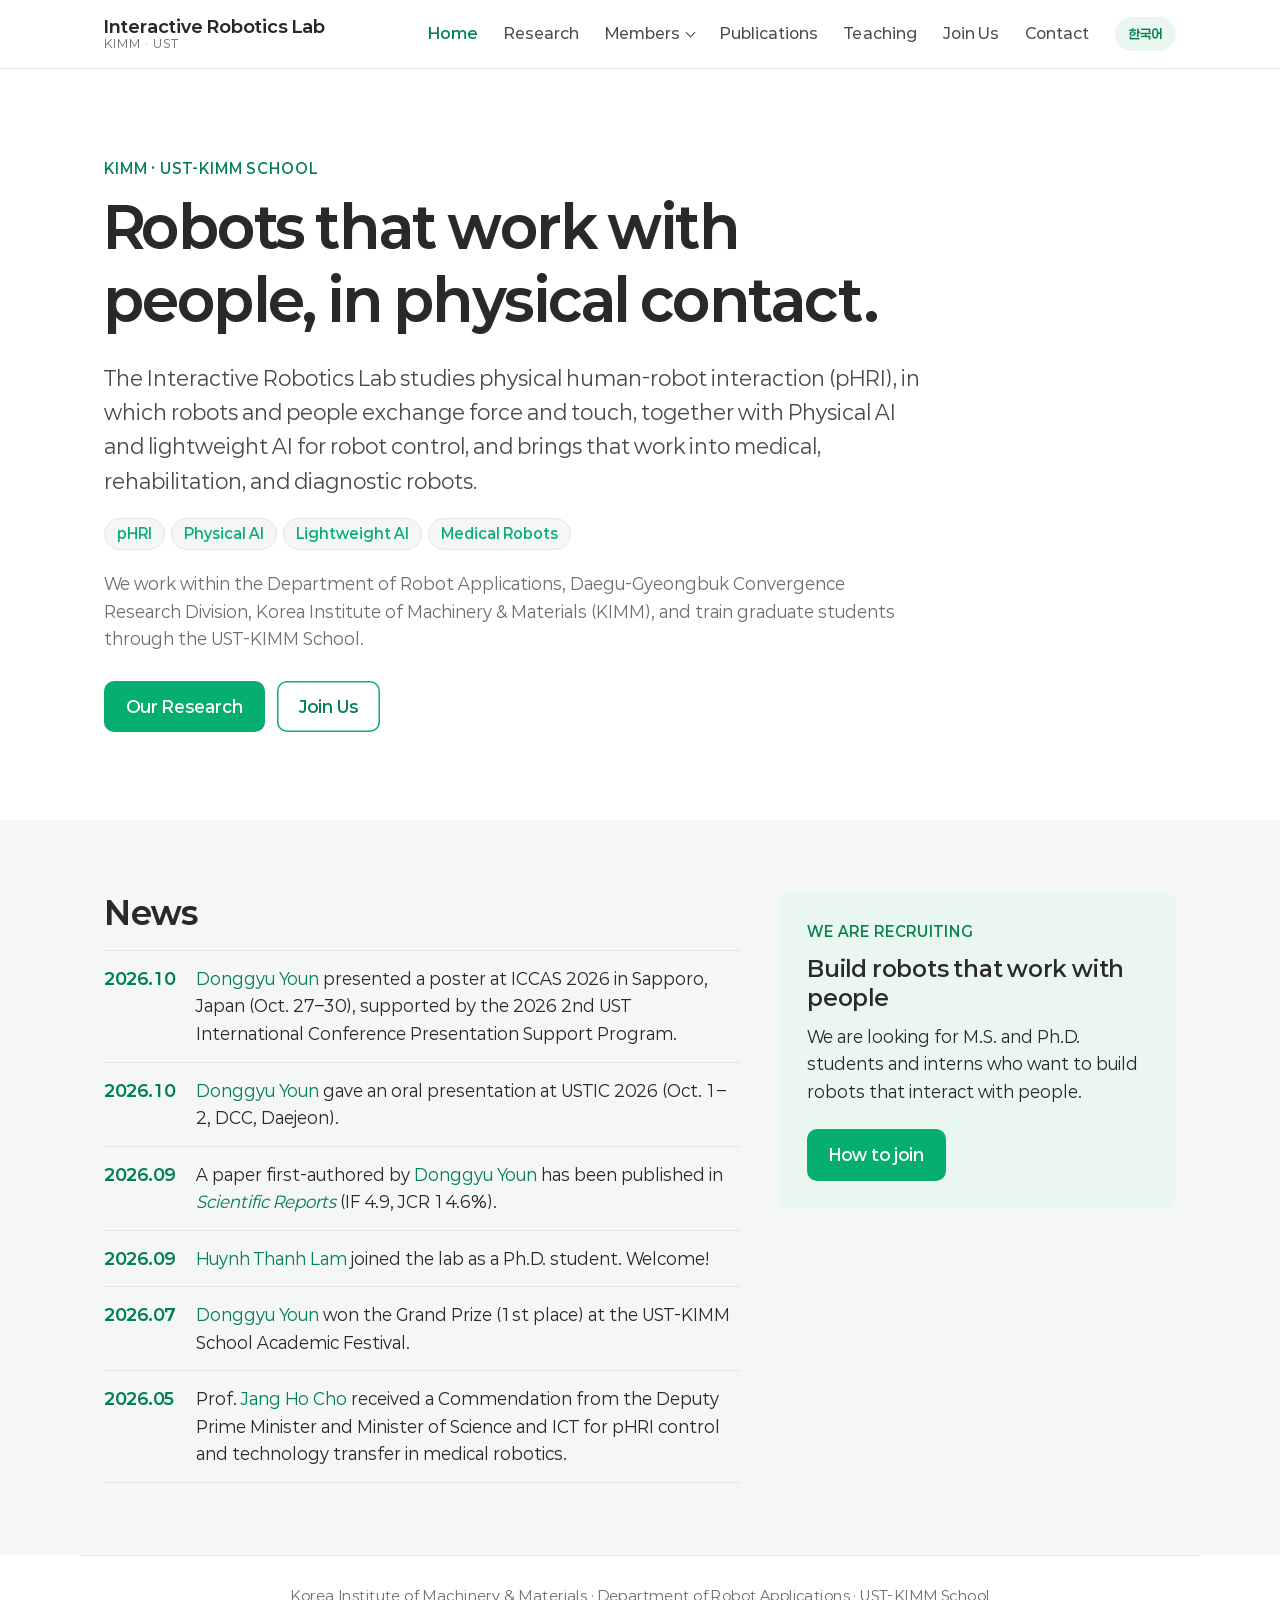
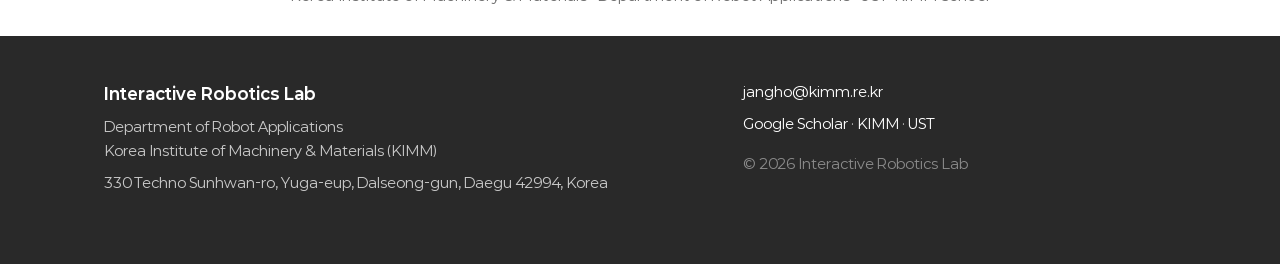
<file: index.html>
<!doctype html>
<html lang="en" data-lang="en">
<head>
<meta charset="utf-8">
<meta name="viewport" content="width=device-width, initial-scale=1">
<title>Interactive Robotics Lab</title>
<meta name="description" content="Interactive Robotics Lab at KIMM and UST: robots that physically interact with people, for medical, rehabilitation, and diagnostic applications.">
<link rel="preload" href="assets/fonts/Paperlogy-4Regular.woff2" as="font" type="font/woff2" crossorigin>
<link rel="stylesheet" href="assets/css/style.css">
<script>
(function () {
  var d = document.documentElement, lang = null;
  try { lang = localStorage.getItem("irl-lang"); } catch (e) {}
  if (lang !== "en" && lang !== "ko") lang = /^ko/i.test(navigator.language || "") ? "ko" : "en";
  d.setAttribute("data-lang", lang); d.lang = lang;
})();
</script>
</head>
<body>
<a class="skip" href="#main">Skip to content</a>
<header class="site-header">
  <div class="wrap bar">
    <a class="brand" href="index.html">
      <span><b>Interactive Robotics Lab</b><small>KIMM · UST</small></span>
    </a>
    <button class="nav-toggle" aria-expanded="false" aria-controls="nav"><span></span><span class="sr">Menu</span></button>
    <nav id="nav" class="nav" aria-label="Main">
      <ul><li><a href="index.html" class="active"><span class="en">Home</span><span class="ko">홈</span></a></li><li><a href="research.html"><span class="en">Research</span><span class="ko">연구</span></a></li><li class="has-sub"><a href="members-pi.html" aria-haspopup="true"><span class="en">Members</span><span class="ko">구성원</span></a><ul class="sub"><li><a href="members-pi.html"><span class="en">Jang Ho Cho</span><span class="ko">조장호</span></a></li><li><a href="members-collaborators.html"><span class="en">Collaborators</span><span class="ko">공동연구진</span></a></li><li><a href="members-students.html"><span class="en">Researchers & Students</span><span class="ko">연구원·학생</span></a></li></ul></li><li><a href="publications.html"><span class="en">Publications</span><span class="ko">논문·특허</span></a></li><li><a href="teaching.html"><span class="en">Teaching</span><span class="ko">강의</span></a></li><li><a href="join.html"><span class="en">Join Us</span><span class="ko">지원 안내</span></a></li><li><a href="contact.html"><span class="en">Contact</span><span class="ko">연락처</span></a></li></ul>
      <button class="lang-toggle" type="button" aria-label="Switch language"><span class="en">한국어</span><span class="ko">English</span></button>
    </nav>
  </div>
</header>
<main id="main">

<section class="wrap hero">
  <div>
    <p class="eyebrow">KIMM · UST-KIMM School</p>
    <h1><span class="en">Robots that work with people, in physical contact.</span><span class="ko">사람과 맞닿아 함께 일하는 로봇을 연구합니다.</span></h1>
    <p class="lead en">The Interactive Robotics Lab studies physical human-robot interaction (pHRI), in which robots and people exchange force and touch, together with Physical AI and lightweight AI for robot control, and brings that work into medical, rehabilitation, and diagnostic robots.</p>
    <p class="lead ko">Interactive Robotics Lab은 사람과 힘·촉감을 주고받는 물리적 인간-로봇 상호작용(pHRI)과 로봇 제어를 위한 Physical AI·경량 AI를 연구하고, 이를 의료·재활·진단 로봇으로 구현합니다.</p>
    <ul class="chips hero-keys"><li>pHRI</li><li>Physical AI</li><li><span class="en">Lightweight AI</span><span class="ko">경량 AI</span></li><li><span class="en">Medical Robots</span><span class="ko">의료로봇</span></li></ul>
    <p class="muted en">We work within the Department of Robot Applications, Daegu-Gyeongbuk Convergence Research Division, Korea Institute of Machinery &amp; Materials (KIMM), and train graduate students through the UST-KIMM School.</p>
    <p class="muted ko">한국기계연구원 대경권융합연구본부 로봇응용연구실 안에서 활동하며, UST-KIMM 스쿨을 통해 대학원생을 지도합니다.</p>
    <div class="actions">
      <a class="btn" href="research.html"><span class="en">Our Research</span><span class="ko">연구 보기</span></a>
      <a class="btn btn-ghost" href="join.html"><span class="en">Join Us</span><span class="ko">지원 안내</span></a>
    </div>
  </div>
</section>

<section class="section section-soft">
  <div class="wrap news-grid">
    <div>
      <h2><span class="en">News</span><span class="ko">소식</span></h2>
      <ul class="news">
        <li><time datetime="2026-10">2026.10</time><span><span class="en"><a href="student-donggyu-youn.html">Donggyu Youn</a> presented a poster at ICCAS 2026 in Sapporo, Japan (Oct. 27–30), supported by the 2026 2nd UST International Conference Presentation Support Program.</span><span class="ko"><a href="student-donggyu-youn.html">윤동규</a> 학생이 2026년 제2차 UST 국제학술발표지원사업의 지원을 받아 ICCAS 2026(일본 삿포로, 10.27–30)에서 포스터를 발표했습니다.</span></span></li>
        <li><time datetime="2026-10">2026.10</time><span><span class="en"><a href="student-donggyu-youn.html">Donggyu Youn</a> gave an oral presentation at USTIC 2026 (Oct. 1–2, DCC, Daejeon).</span><span class="ko"><a href="student-donggyu-youn.html">윤동규</a> 학생이 USTIC 2026(10.1–2, 대전컨벤션센터)에서 구두 발표를 했습니다.</span></span></li>
        <li><time datetime="2026-09">2026.09</time><span><span class="en">A paper first-authored by <a href="student-donggyu-youn.html">Donggyu Youn</a> has been published in <a href="https://doi.org/10.1038/s41598-026-73197-0"><em>Scientific Reports</em></a> (IF 4.9, JCR 14.6%).</span><span class="ko"><a href="student-donggyu-youn.html">윤동규</a> 학생이 1저자로 작성한 논문이 <a href="https://doi.org/10.1038/s41598-026-73197-0"><em>Scientific Reports</em></a>(IF 4.9, JCR 14.6%)에 게재되었습니다.</span></span></li>
        <li><time datetime="2026-09">2026.09</time><span><span class="en"><a href="student-huynh-thanh-lam.html">Huynh Thanh Lam</a> joined the lab as a Ph.D. student. Welcome!</span><span class="ko"><a href="student-huynh-thanh-lam.html">후인탄람</a> 학생이 박사과정으로 연구실에 합류했습니다.</span></span></li>
        <li><time datetime="2026-07">2026.07</time><span><span class="en"><a href="student-donggyu-youn.html">Donggyu Youn</a> won the Grand Prize (1st place) at the UST-KIMM School Academic Festival.</span><span class="ko"><a href="student-donggyu-youn.html">윤동규</a> 학생이 UST-KIMM 스쿨 학술제에서 대상(1위)을 받았습니다.</span></span></li>
        <li><time datetime="2026-05">2026.05</time><span><span class="en">Prof. <a href="members-pi.html">Jang Ho Cho</a> received a Commendation from the Deputy Prime Minister and Minister of Science and ICT for pHRI control and technology transfer in medical robotics.</span><span class="ko"><a href="members-pi.html">조장호</a> 교수가 의료로봇 분야 인간-로봇 물리적 상호작용 제어와 기술이전 공로로 부총리 겸 과학기술정보통신부 장관 표창을 받았습니다.</span></span></li>
      </ul>
    </div>
    <aside class="callout">
      <p class="eyebrow"><span class="en">We are recruiting</span><span class="ko">모집 중</span></p>
      <h3><span class="en">Build robots that work with people</span><span class="ko">사람과 함께 일하는 로봇을 만들어요</span></h3>
      <p class="en">We are looking for M.S. and Ph.D. students and interns who want to build robots that interact with people.</p>
      <p class="ko">사람과 상호작용하는 로봇을 함께 만들 석·박사과정 학생과 인턴을 찾고 있습니다.</p>
      <a class="btn" href="join.html"><span class="en">How to join</span><span class="ko">지원 안내 보기</span></a>
    </aside>
  </div>
</section>

<div class="wrap affil">Korea Institute of Machinery &amp; Materials · Department of Robot Applications · UST-KIMM School</div>

</main>
<footer class="site-footer">
  <div class="wrap foot">
    <div>
      <p class="foot-name">Interactive Robotics Lab</p>
      <p><span class="en">Department of Robot Applications<br>Korea Institute of Machinery &amp; Materials (KIMM)</span><span class="ko">한국기계연구원 로봇응용연구실</span></p>
      <p><span class="en">330 Techno Sunhwan-ro, Yuga-eup, Dalseong-gun, Daegu 42994, Korea</span><span class="ko">(42994) 대구광역시 달성군 유가읍 테크노순환로 330</span></p>
    </div>
    <div>
      <p><a href="mailto:jangho@kimm.re.kr">jangho@kimm.re.kr</a></p>
      <p><a href="https://scholar.google.com/citations?sortby=pubdate&hl=en&user=ayS6TMIAAAAJ&view_op=list_works">Google Scholar</a> · <a href="https://www.kimm.re.kr">KIMM</a> · <a href="https://www.ust.ac.kr">UST</a></p>
      <p class="copy">© 2026 Interactive Robotics Lab</p>
    </div>
  </div>
</footer>
<script src="assets/js/site.js"></script>
</body>
</html>
</file>
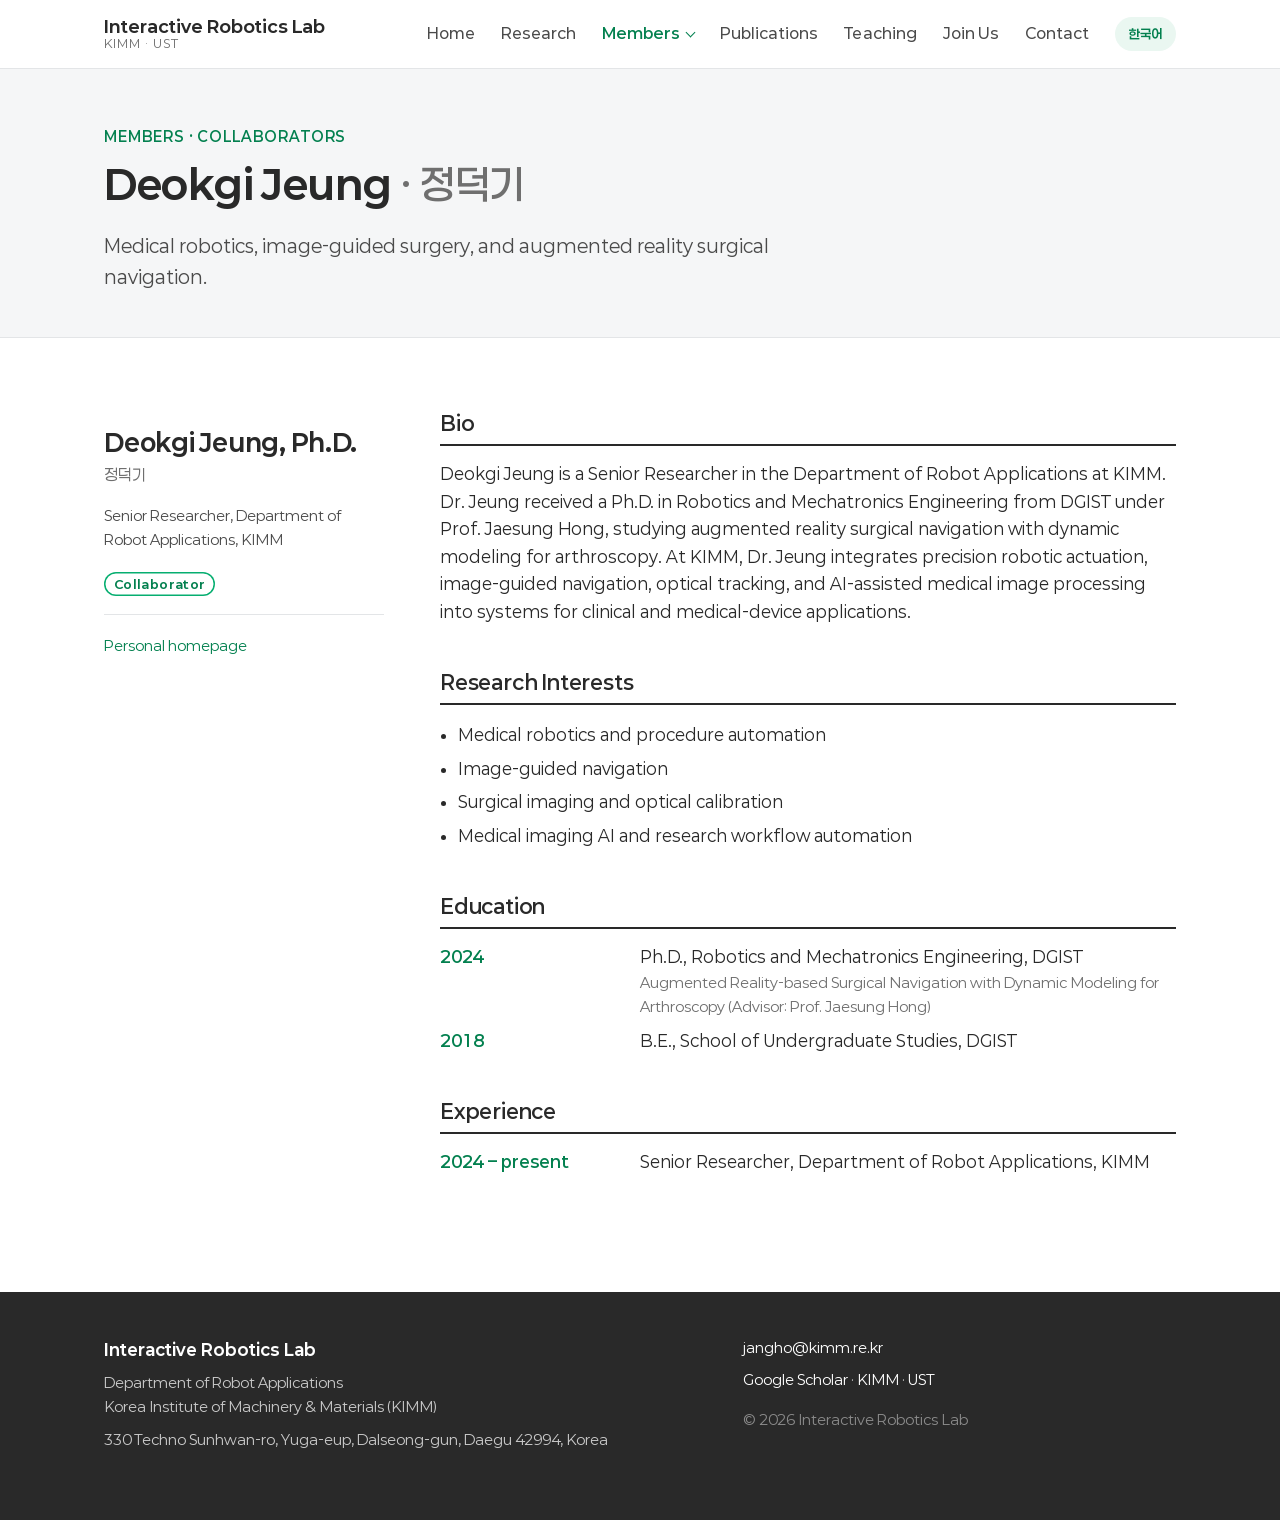
<file: collaborator-deokgi-jeung.html>
<!doctype html>
<html lang="en" data-lang="en">
<head>
<meta charset="utf-8">
<meta name="viewport" content="width=device-width, initial-scale=1">
<title>Deokgi Jeung | Interactive Robotics Lab</title>
<meta name="description" content="Interactive Robotics Lab at KIMM and UST: robots that physically interact with people, for medical, rehabilitation, and diagnostic applications.">
<link rel="preload" href="assets/fonts/Paperlogy-4Regular.woff2" as="font" type="font/woff2" crossorigin>
<link rel="stylesheet" href="assets/css/style.css">
<script>
(function () {
  var d = document.documentElement, lang = null;
  try { lang = localStorage.getItem("irl-lang"); } catch (e) {}
  if (lang !== "en" && lang !== "ko") lang = /^ko/i.test(navigator.language || "") ? "ko" : "en";
  d.setAttribute("data-lang", lang); d.lang = lang;
})();
</script>
</head>
<body>
<a class="skip" href="#main">Skip to content</a>
<header class="site-header">
  <div class="wrap bar">
    <a class="brand" href="index.html">
      <span><b>Interactive Robotics Lab</b><small>KIMM · UST</small></span>
    </a>
    <button class="nav-toggle" aria-expanded="false" aria-controls="nav"><span></span><span class="sr">Menu</span></button>
    <nav id="nav" class="nav" aria-label="Main">
      <ul><li><a href="index.html"><span class="en">Home</span><span class="ko">홈</span></a></li><li><a href="research.html"><span class="en">Research</span><span class="ko">연구</span></a></li><li class="has-sub"><a href="members-pi.html" class="active" aria-haspopup="true"><span class="en">Members</span><span class="ko">구성원</span></a><ul class="sub"><li><a href="members-pi.html"><span class="en">Jang Ho Cho</span><span class="ko">조장호</span></a></li><li><a href="members-collaborators.html" class=active><span class="en">Collaborators</span><span class="ko">공동연구진</span></a></li><li><a href="members-students.html"><span class="en">Researchers & Students</span><span class="ko">연구원·학생</span></a></li></ul></li><li><a href="publications.html"><span class="en">Publications</span><span class="ko">논문·특허</span></a></li><li><a href="teaching.html"><span class="en">Teaching</span><span class="ko">강의</span></a></li><li><a href="join.html"><span class="en">Join Us</span><span class="ko">지원 안내</span></a></li><li><a href="contact.html"><span class="en">Contact</span><span class="ko">연락처</span></a></li></ul>
      <button class="lang-toggle" type="button" aria-label="Switch language"><span class="en">한국어</span><span class="ko">English</span></button>
    </nav>
  </div>
</header>
<main id="main">

<section class="page-head"><div class="wrap">
  <p class="eyebrow"><a href="members-collaborators.html"><span class="en">Members · Collaborators</span><span class="ko">구성원 · 공동연구진</span></a></p>
  <h1>Deokgi Jeung <span class="muted" style="font-weight:500">· 정덕기</span></h1>
  <p class="lead en">Medical robotics, image-guided surgery, and augmented reality surgical navigation.</p>
  <p class="lead ko">의료 로봇, 영상유도 수술, 증강현실 기반 수술 내비게이션을 연구합니다.</p>
</div></section>

<section class="wrap section">
  <div class="person">
    <aside class="person-aside">
      <h2><span class="en">Deokgi Jeung, Ph.D.</span><span class="ko">정덕기</span></h2>
      <p class="ko-name"><span class="en">정덕기</span><span class="ko">Deokgi Jeung, Ph.D.</span></p>
      <ul class="roles en">
        <li>Senior Researcher, Department of Robot Applications, KIMM</li>
      </ul>
      <ul class="roles ko">
        <li>한국기계연구원 로봇응용연구실 선임연구원</li>
      </ul>
      <p><span class="badge badge-col">Collaborator</span></p>
      <ul class="links">
        <li><a href="https://rowingjeung.github.io/my-homepage/"><span class="en">Personal homepage</span><span class="ko">개인 홈페이지</span></a></li>
      </ul>
    </aside>

    <div>
      <div class="block">
        <h3><span class="en">Bio</span><span class="ko">소개</span></h3>
        <p class="en">Deokgi Jeung is a Senior Researcher in the Department of Robot Applications at KIMM. Dr. Jeung received a Ph.D. in Robotics and Mechatronics Engineering from DGIST under Prof. Jaesung Hong, studying augmented reality surgical navigation with dynamic modeling for arthroscopy. At KIMM, Dr. Jeung integrates precision robotic actuation, image-guided navigation, optical tracking, and AI-assisted medical image processing into systems for clinical and medical-device applications.</p>
        <p class="ko">정덕기 박사는 한국기계연구원 로봇응용연구실 선임연구원입니다. DGIST 로봇및기계전자공학과에서 박사학위를 받았으며(지도교수 홍재성), 박사과정에서는 동적 모델링을 활용한 관절경 수술용 증강현실 내비게이션을 연구했습니다. 현재는 의료 로봇의 정밀 구동, 영상유도 내비게이션, 광학 추적, AI 기반 의료 영상 처리를 통합해 임상 및 의료기기 환경에 적용할 수 있는 시스템을 연구하고 있습니다.</p>
      </div>

      <div class="block">
        <h3><span class="en">Research Interests</span><span class="ko">연구 관심</span></h3>
        <ul class="plain en">
          <li>Medical robotics and procedure automation</li>
          <li>Image-guided navigation</li>
          <li>Surgical imaging and optical calibration</li>
          <li>Medical imaging AI and research workflow automation</li>
        </ul>
        <ul class="plain ko">
          <li>의료 로봇 및 시술 자동화</li>
          <li>영상유도 내비게이션</li>
          <li>수술 영상 및 광학 보정</li>
          <li>의료 영상 AI 및 연구 자동화</li>
        </ul>
      </div>

      <div class="block">
        <h3><span class="en">Education</span><span class="ko">학력</span></h3>
        <dl class="tl">
          <dt>2024</dt><dd><span class="en">Ph.D., Robotics and Mechatronics Engineering, DGIST</span><span class="ko">박사, DGIST 로봇및기계전자공학과</span><small><span class="en">Augmented Reality-based Surgical Navigation with Dynamic Modeling for Arthroscopy (Advisor: Prof. Jaesung Hong)</span><span class="ko">관절경 수술을 위한 동적 모델링 기반 증강현실 수술 내비게이션 (지도교수 홍재성)</span></small></dd>
          <dt>2018</dt><dd><span class="en">B.E., School of Undergraduate Studies, DGIST</span><span class="ko">공학사, DGIST 기초학부</span></dd>
        </dl>
      </div>

      <div class="block">
        <h3><span class="en">Experience</span><span class="ko">경력</span></h3>
        <dl class="tl">
          <dt><span class="en">2024 – present</span><span class="ko">2024 – 현재</span></dt><dd><span class="en">Senior Researcher, Department of Robot Applications, KIMM</span><span class="ko">선임연구원, 로봇응용연구실, 한국기계연구원</span></dd>
        </dl>
      </div>
    </div>
  </div>
</section>

</main>
<footer class="site-footer">
  <div class="wrap foot">
    <div>
      <p class="foot-name">Interactive Robotics Lab</p>
      <p><span class="en">Department of Robot Applications<br>Korea Institute of Machinery &amp; Materials (KIMM)</span><span class="ko">한국기계연구원 로봇응용연구실</span></p>
      <p><span class="en">330 Techno Sunhwan-ro, Yuga-eup, Dalseong-gun, Daegu 42994, Korea</span><span class="ko">(42994) 대구광역시 달성군 유가읍 테크노순환로 330</span></p>
    </div>
    <div>
      <p><a href="mailto:jangho@kimm.re.kr">jangho@kimm.re.kr</a></p>
      <p><a href="https://scholar.google.com/citations?sortby=pubdate&hl=en&user=ayS6TMIAAAAJ&view_op=list_works">Google Scholar</a> · <a href="https://www.kimm.re.kr">KIMM</a> · <a href="https://www.ust.ac.kr">UST</a></p>
      <p class="copy">© 2026 Interactive Robotics Lab</p>
    </div>
  </div>
</footer>
<script src="assets/js/site.js"></script>
</body>
</html>
</file>
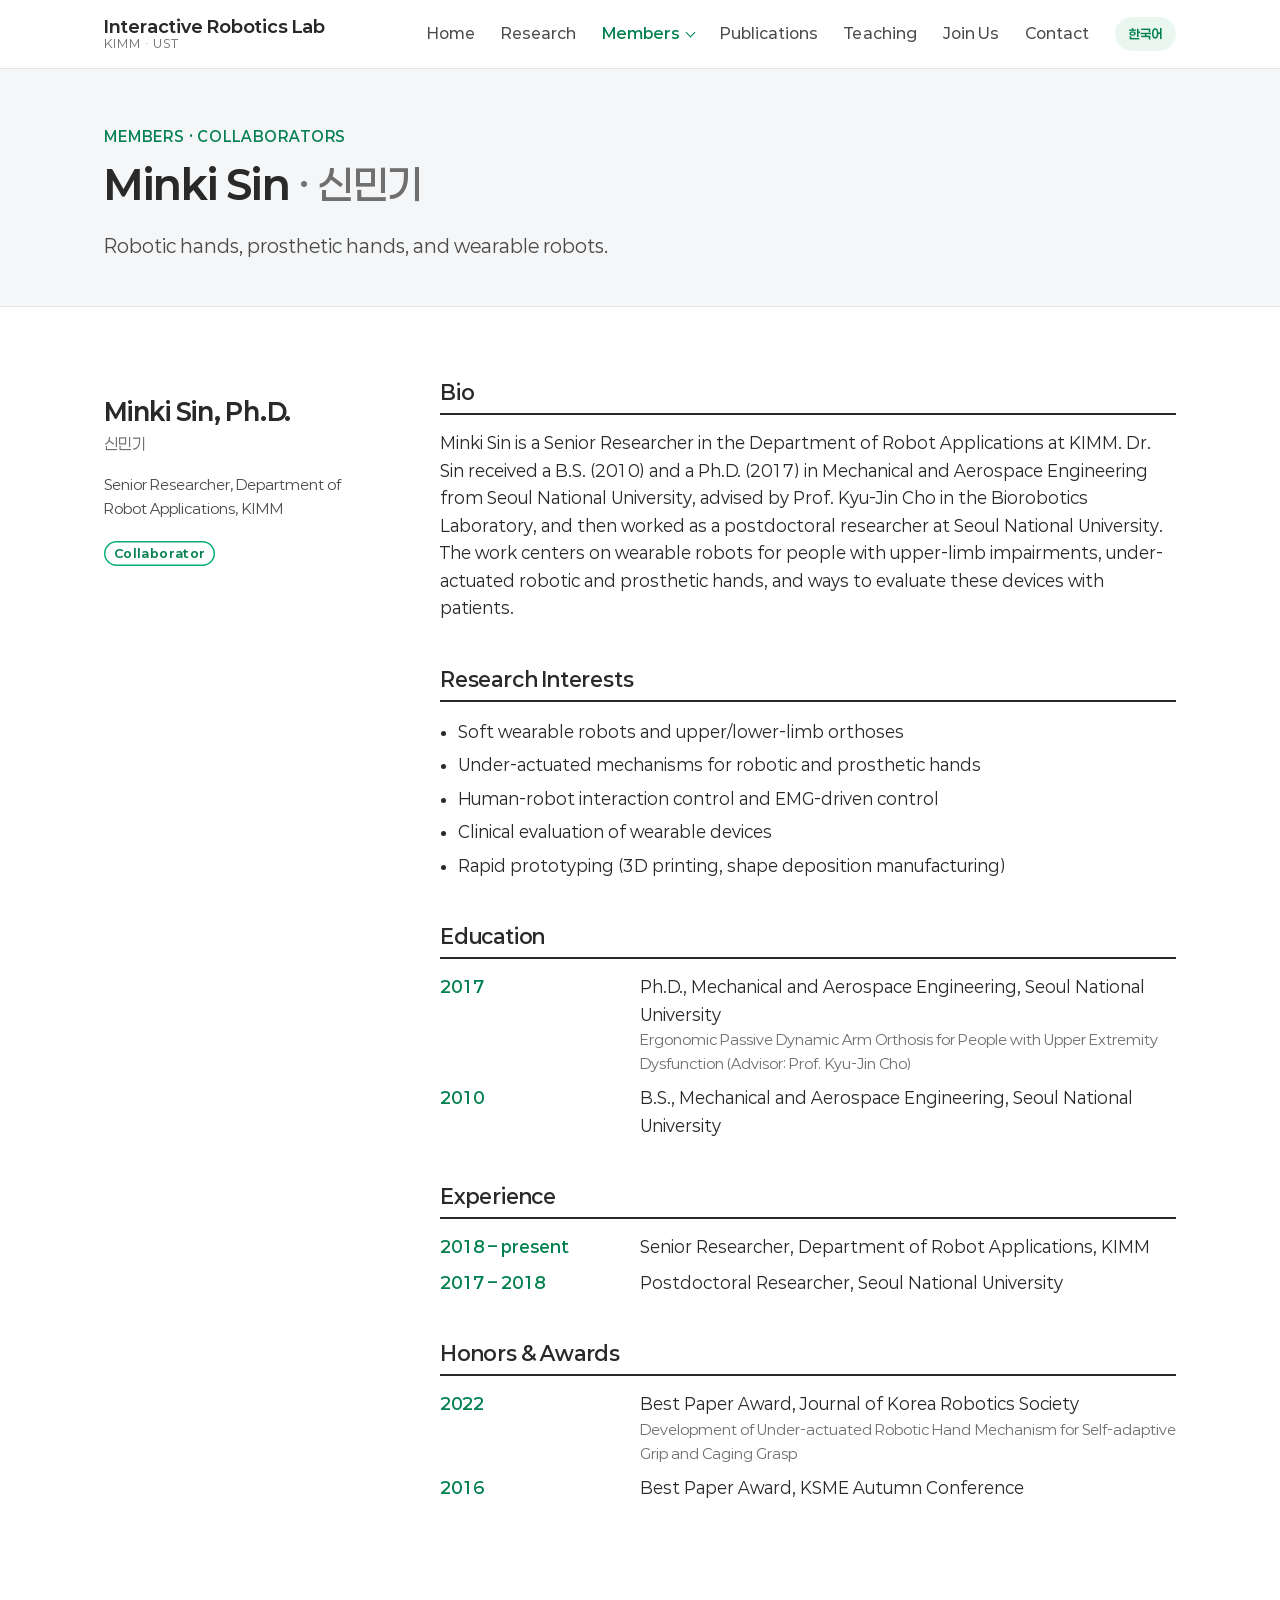
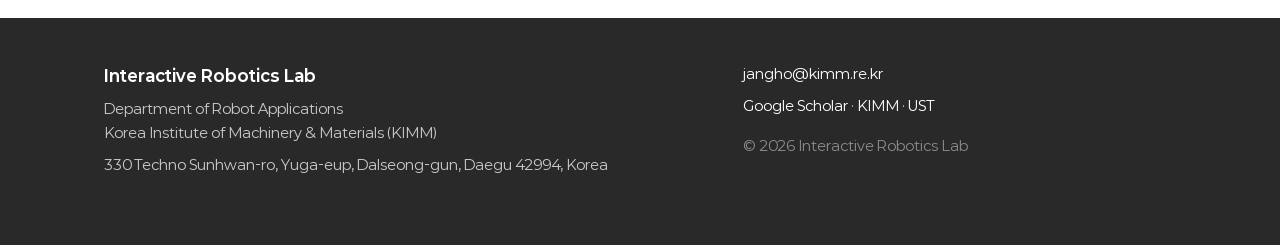
<file: collaborator-minki-sin.html>
<!doctype html>
<html lang="en" data-lang="en">
<head>
<meta charset="utf-8">
<meta name="viewport" content="width=device-width, initial-scale=1">
<title>Minki Sin | Interactive Robotics Lab</title>
<meta name="description" content="Interactive Robotics Lab at KIMM and UST: robots that physically interact with people, for medical, rehabilitation, and diagnostic applications.">
<link rel="preload" href="assets/fonts/Paperlogy-4Regular.woff2" as="font" type="font/woff2" crossorigin>
<link rel="stylesheet" href="assets/css/style.css">
<script>
(function () {
  var d = document.documentElement, lang = null;
  try { lang = localStorage.getItem("irl-lang"); } catch (e) {}
  if (lang !== "en" && lang !== "ko") lang = /^ko/i.test(navigator.language || "") ? "ko" : "en";
  d.setAttribute("data-lang", lang); d.lang = lang;
})();
</script>
</head>
<body>
<a class="skip" href="#main">Skip to content</a>
<header class="site-header">
  <div class="wrap bar">
    <a class="brand" href="index.html">
      <span><b>Interactive Robotics Lab</b><small>KIMM · UST</small></span>
    </a>
    <button class="nav-toggle" aria-expanded="false" aria-controls="nav"><span></span><span class="sr">Menu</span></button>
    <nav id="nav" class="nav" aria-label="Main">
      <ul><li><a href="index.html"><span class="en">Home</span><span class="ko">홈</span></a></li><li><a href="research.html"><span class="en">Research</span><span class="ko">연구</span></a></li><li class="has-sub"><a href="members-pi.html" class="active" aria-haspopup="true"><span class="en">Members</span><span class="ko">구성원</span></a><ul class="sub"><li><a href="members-pi.html"><span class="en">Jang Ho Cho</span><span class="ko">조장호</span></a></li><li><a href="members-collaborators.html" class=active><span class="en">Collaborators</span><span class="ko">공동연구진</span></a></li><li><a href="members-students.html"><span class="en">Researchers & Students</span><span class="ko">연구원·학생</span></a></li></ul></li><li><a href="publications.html"><span class="en">Publications</span><span class="ko">논문·특허</span></a></li><li><a href="teaching.html"><span class="en">Teaching</span><span class="ko">강의</span></a></li><li><a href="join.html"><span class="en">Join Us</span><span class="ko">지원 안내</span></a></li><li><a href="contact.html"><span class="en">Contact</span><span class="ko">연락처</span></a></li></ul>
      <button class="lang-toggle" type="button" aria-label="Switch language"><span class="en">한국어</span><span class="ko">English</span></button>
    </nav>
  </div>
</header>
<main id="main">

<section class="page-head"><div class="wrap">
  <p class="eyebrow"><a href="members-collaborators.html"><span class="en">Members · Collaborators</span><span class="ko">구성원 · 공동연구진</span></a></p>
  <h1>Minki Sin <span class="muted" style="font-weight:500">· 신민기</span></h1>
  <p class="lead en">Robotic hands, prosthetic hands, and wearable robots.</p>
  <p class="lead ko">로봇핸드·로봇의수, 웨어러블 로봇을 연구합니다.</p>
</div></section>

<section class="wrap section">
  <div class="person">
    <aside class="person-aside">
      <h2><span class="en">Minki Sin, Ph.D.</span><span class="ko">신민기</span></h2>
      <p class="ko-name"><span class="en">신민기</span><span class="ko">Minki Sin, Ph.D.</span></p>
      <ul class="roles en">
        <li>Senior Researcher, Department of Robot Applications, KIMM</li>
      </ul>
      <ul class="roles ko">
        <li>한국기계연구원 로봇응용연구실 선임연구원</li>
      </ul>
      <p><span class="badge badge-col">Collaborator</span></p>
    </aside>

    <div>
      <div class="block">
        <h3><span class="en">Bio</span><span class="ko">소개</span></h3>
        <p class="en">Minki Sin is a Senior Researcher in the Department of Robot Applications at KIMM. Dr. Sin received a B.S. (2010) and a Ph.D. (2017) in Mechanical and Aerospace Engineering from Seoul National University, advised by Prof. Kyu-Jin Cho in the Biorobotics Laboratory, and then worked as a postdoctoral researcher at Seoul National University. The work centers on wearable robots for people with upper-limb impairments, under-actuated robotic and prosthetic hands, and ways to evaluate these devices with patients.</p>
        <p class="ko">신민기 박사는 한국기계연구원 로봇응용연구실 선임연구원입니다. 서울대학교 기계항공공학부에서 학사(2010)와 박사(2017) 학위를 받았고(바이오로보틱스 연구실, 지도교수 조규진), 이후 서울대학교에서 박사후연구원으로 근무했습니다. 상지 장애가 있는 사람을 위한 웨어러블 로봇, 부족구동 로봇핸드·로봇의수, 그리고 이런 기기를 환자에게 적용해 평가하는 방법을 연구합니다.</p>
      </div>

      <div class="block">
        <h3><span class="en">Research Interests</span><span class="ko">연구 관심</span></h3>
        <ul class="plain en">
          <li>Soft wearable robots and upper/lower-limb orthoses</li>
          <li>Under-actuated mechanisms for robotic and prosthetic hands</li>
          <li>Human-robot interaction control and EMG-driven control</li>
          <li>Clinical evaluation of wearable devices</li>
          <li>Rapid prototyping (3D printing, shape deposition manufacturing)</li>
        </ul>
        <ul class="plain ko">
          <li>소프트 웨어러블 로봇, 상·하지 보조기</li>
          <li>로봇핸드·로봇의수를 위한 부족구동 메커니즘</li>
          <li>인간-로봇 상호작용 제어, 근전도 기반 제어</li>
          <li>웨어러블 기기의 임상 평가</li>
          <li>3D 프린팅 등 신속 시제품 제작</li>
        </ul>
      </div>

      <div class="block">
        <h3><span class="en">Education</span><span class="ko">학력</span></h3>
        <dl class="tl">
          <dt>2017</dt><dd><span class="en">Ph.D., Mechanical and Aerospace Engineering, Seoul National University</span><span class="ko">박사, 서울대학교 기계항공공학부</span><small>Ergonomic Passive Dynamic Arm Orthosis for People with Upper Extremity Dysfunction <span class="en">(Advisor: Prof. Kyu-Jin Cho)</span><span class="ko">(지도교수 조규진)</span></small></dd>
          <dt>2010</dt><dd><span class="en">B.S., Mechanical and Aerospace Engineering, Seoul National University</span><span class="ko">학사, 서울대학교 기계항공공학부</span></dd>
        </dl>
      </div>

      <div class="block">
        <h3><span class="en">Experience</span><span class="ko">경력</span></h3>
        <dl class="tl">
          <dt><span class="en">2018 – present</span><span class="ko">2018 – 현재</span></dt><dd><span class="en">Senior Researcher, Department of Robot Applications, KIMM</span><span class="ko">선임연구원, 로봇응용연구실, 한국기계연구원</span></dd>
          <dt>2017 – 2018</dt><dd><span class="en">Postdoctoral Researcher, Seoul National University</span><span class="ko">박사후연구원, 서울대학교</span></dd>
        </dl>
      </div>

      <div class="block">
        <h3><span class="en">Honors &amp; Awards</span><span class="ko">수상</span></h3>
        <dl class="tl">
          <dt>2022</dt><dd><span class="en">Best Paper Award, Journal of Korea Robotics Society<small>Development of Under-actuated Robotic Hand Mechanism for Self-adaptive Grip and Caging Grasp</small></span><span class="ko">우수논문상, 한국로봇학회 논문지<small>형상적응형 파지와 케이징 파지가 가능한 부족구동 기반 로봇 의수 메커니즘 개발</small></span></dd>
          <dt>2016</dt><dd><span class="en">Best Paper Award, KSME Autumn Conference</span><span class="ko">우수논문상, 대한기계학회 추계학술대회</span></dd>        </dl>
      </div>
    </div>
  </div>
</section>

</main>
<footer class="site-footer">
  <div class="wrap foot">
    <div>
      <p class="foot-name">Interactive Robotics Lab</p>
      <p><span class="en">Department of Robot Applications<br>Korea Institute of Machinery &amp; Materials (KIMM)</span><span class="ko">한국기계연구원 로봇응용연구실</span></p>
      <p><span class="en">330 Techno Sunhwan-ro, Yuga-eup, Dalseong-gun, Daegu 42994, Korea</span><span class="ko">(42994) 대구광역시 달성군 유가읍 테크노순환로 330</span></p>
    </div>
    <div>
      <p><a href="mailto:jangho@kimm.re.kr">jangho@kimm.re.kr</a></p>
      <p><a href="https://scholar.google.com/citations?sortby=pubdate&hl=en&user=ayS6TMIAAAAJ&view_op=list_works">Google Scholar</a> · <a href="https://www.kimm.re.kr">KIMM</a> · <a href="https://www.ust.ac.kr">UST</a></p>
      <p class="copy">© 2026 Interactive Robotics Lab</p>
    </div>
  </div>
</footer>
<script src="assets/js/site.js"></script>
</body>
</html>
</file>
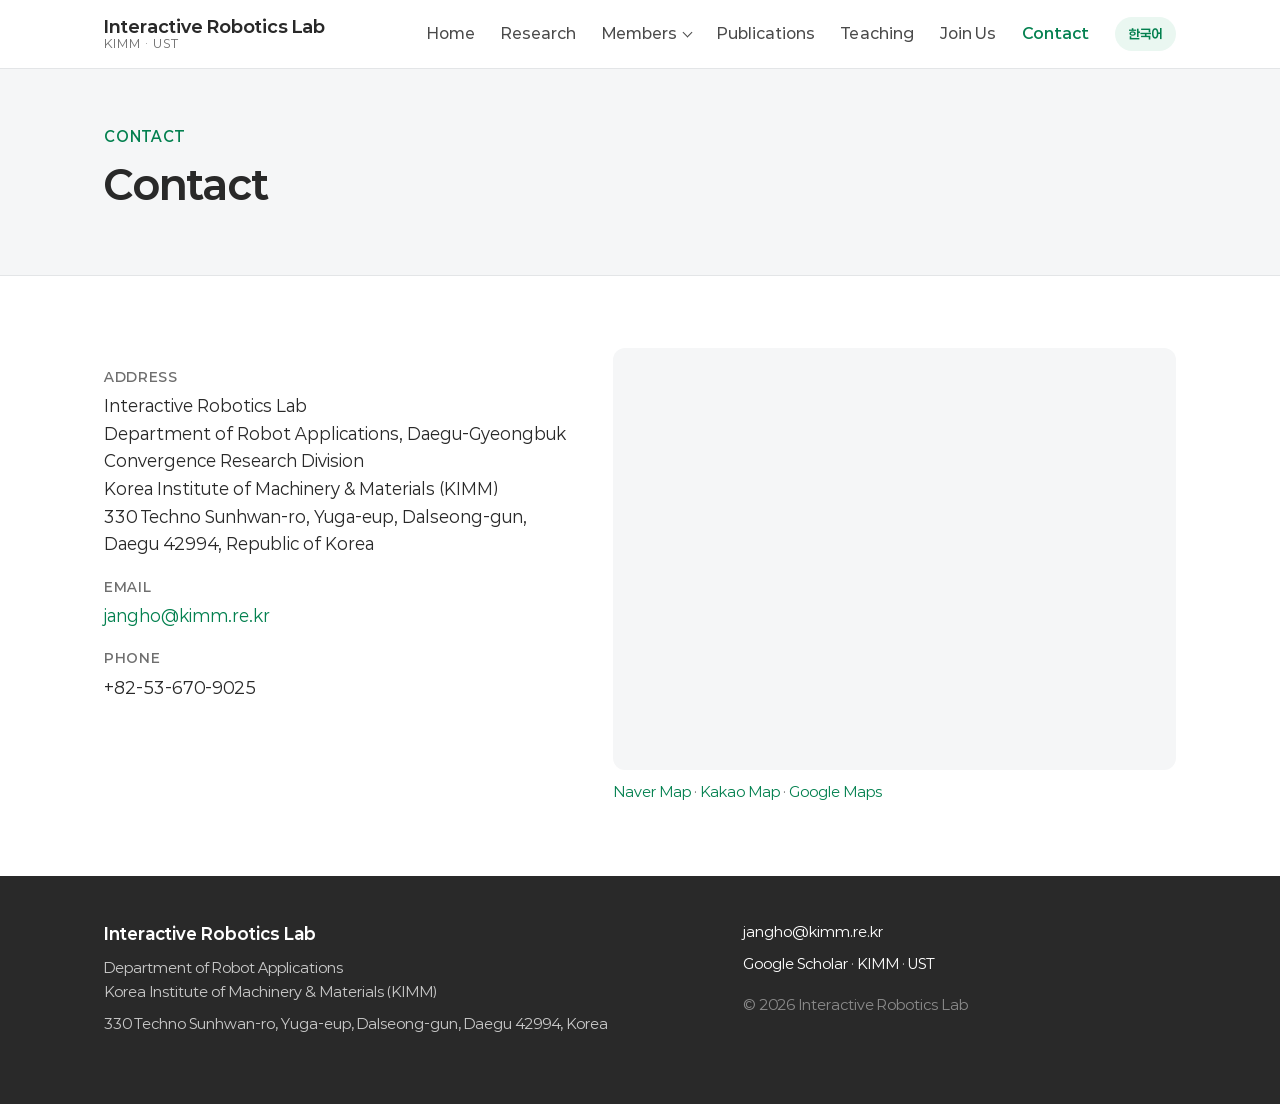
<file: contact.html>
<!doctype html>
<html lang="en" data-lang="en">
<head>
<meta charset="utf-8">
<meta name="viewport" content="width=device-width, initial-scale=1">
<title>Contact | Interactive Robotics Lab</title>
<meta name="description" content="Interactive Robotics Lab at KIMM and UST: robots that physically interact with people, for medical, rehabilitation, and diagnostic applications.">
<link rel="preload" href="assets/fonts/Paperlogy-4Regular.woff2" as="font" type="font/woff2" crossorigin>
<link rel="stylesheet" href="assets/css/style.css">
<script>
(function () {
  var d = document.documentElement, lang = null;
  try { lang = localStorage.getItem("irl-lang"); } catch (e) {}
  if (lang !== "en" && lang !== "ko") lang = /^ko/i.test(navigator.language || "") ? "ko" : "en";
  d.setAttribute("data-lang", lang); d.lang = lang;
})();
</script>
</head>
<body>
<a class="skip" href="#main">Skip to content</a>
<header class="site-header">
  <div class="wrap bar">
    <a class="brand" href="index.html">
      <span><b>Interactive Robotics Lab</b><small>KIMM · UST</small></span>
    </a>
    <button class="nav-toggle" aria-expanded="false" aria-controls="nav"><span></span><span class="sr">Menu</span></button>
    <nav id="nav" class="nav" aria-label="Main">
      <ul><li><a href="index.html"><span class="en">Home</span><span class="ko">홈</span></a></li><li><a href="research.html"><span class="en">Research</span><span class="ko">연구</span></a></li><li class="has-sub"><a href="members-pi.html" aria-haspopup="true"><span class="en">Members</span><span class="ko">구성원</span></a><ul class="sub"><li><a href="members-pi.html"><span class="en">Jang Ho Cho</span><span class="ko">조장호</span></a></li><li><a href="members-collaborators.html"><span class="en">Collaborators</span><span class="ko">공동연구진</span></a></li><li><a href="members-students.html"><span class="en">Researchers & Students</span><span class="ko">연구원·학생</span></a></li></ul></li><li><a href="publications.html"><span class="en">Publications</span><span class="ko">논문·특허</span></a></li><li><a href="teaching.html"><span class="en">Teaching</span><span class="ko">강의</span></a></li><li><a href="join.html"><span class="en">Join Us</span><span class="ko">지원 안내</span></a></li><li><a href="contact.html" class="active"><span class="en">Contact</span><span class="ko">연락처</span></a></li></ul>
      <button class="lang-toggle" type="button" aria-label="Switch language"><span class="en">한국어</span><span class="ko">English</span></button>
    </nav>
  </div>
</header>
<main id="main">

<section class="page-head"><div class="wrap">
  <p class="eyebrow"><span class="en">Contact</span><span class="ko">연락처</span></p>
  <h1><span class="en">Contact</span><span class="ko">연락처</span></h1>
</div></section>

<section class="wrap section">
  <div class="contact-grid">
    <dl>
      <dt><span class="en">Address</span><span class="ko">주소</span></dt>
      <dd class="en">Interactive Robotics Lab<br>Department of Robot Applications, Daegu-Gyeongbuk Convergence Research Division<br>Korea Institute of Machinery &amp; Materials (KIMM)<br>330 Techno Sunhwan-ro, Yuga-eup, Dalseong-gun, Daegu 42994, Republic of Korea</dd>
      <dd class="ko">(42994) 대구광역시 달성군 유가읍 테크노순환로 330<br>한국기계연구원 대경권융합연구본부 로봇응용연구실</dd>
      <dd></dd>
      <dt><span class="en">Email</span><span class="ko">이메일</span></dt>
      <dd><a href="mailto:jangho@kimm.re.kr">jangho@kimm.re.kr</a></dd>
      <dt><span class="en">Phone</span><span class="ko">전화</span></dt>
      <dd>+82-53-670-9025</dd>
    </dl>
    <div>
      <iframe class="map" title="Map: KIMM Daegu-Gyeongbuk Convergence Research Division"
        src="https://maps.google.com/maps?q=%EB%8C%80%EA%B5%AC%EA%B4%91%EC%97%AD%EC%8B%9C%20%EB%8B%AC%EC%84%B1%EA%B5%B0%20%EC%9C%A0%EA%B0%80%EC%9D%8D%20%ED%85%8C%ED%81%AC%EB%85%B8%EC%88%9C%ED%99%98%EB%A1%9C%20330&amp;z=15&amp;output=embed"
        loading="lazy" referrerpolicy="no-referrer-when-downgrade" allowfullscreen></iframe>
      <p class="map-links">
        <a href="https://map.naver.com/p/search/%ED%95%9C%EA%B5%AD%EA%B8%B0%EA%B3%84%EC%97%B0%EA%B5%AC%EC%9B%90%20%EB%8C%80%EA%B2%BD%EA%B6%8C%EC%9C%B5%ED%95%A9%EC%97%B0%EA%B5%AC%EB%B3%B8%EB%B6%80"><span class="en">Naver Map</span><span class="ko">네이버 지도</span></a> ·
        <a href="https://map.kakao.com/?q=%ED%95%9C%EA%B5%AD%EA%B8%B0%EA%B3%84%EC%97%B0%EA%B5%AC%EC%9B%90%20%EB%8C%80%EA%B2%BD%EA%B6%8C%EC%9C%B5%ED%95%A9%EC%97%B0%EA%B5%AC%EB%B3%B8%EB%B6%80"><span class="en">Kakao Map</span><span class="ko">카카오맵</span></a> ·
        <a href="https://www.google.com/maps/search/?api=1&amp;query=%EB%8C%80%EA%B5%AC%EA%B4%91%EC%97%AD%EC%8B%9C%20%EB%8B%AC%EC%84%B1%EA%B5%B0%20%EC%9C%A0%EA%B0%80%EC%9D%8D%20%ED%85%8C%ED%81%AC%EB%85%B8%EC%88%9C%ED%99%98%EB%A1%9C%20330"><span class="en">Google Maps</span><span class="ko">구글 지도</span></a>
      </p>
    </div>
  </div>
</section>

</main>
<footer class="site-footer">
  <div class="wrap foot">
    <div>
      <p class="foot-name">Interactive Robotics Lab</p>
      <p><span class="en">Department of Robot Applications<br>Korea Institute of Machinery &amp; Materials (KIMM)</span><span class="ko">한국기계연구원 로봇응용연구실</span></p>
      <p><span class="en">330 Techno Sunhwan-ro, Yuga-eup, Dalseong-gun, Daegu 42994, Korea</span><span class="ko">(42994) 대구광역시 달성군 유가읍 테크노순환로 330</span></p>
    </div>
    <div>
      <p><a href="mailto:jangho@kimm.re.kr">jangho@kimm.re.kr</a></p>
      <p><a href="https://scholar.google.com/citations?sortby=pubdate&hl=en&user=ayS6TMIAAAAJ&view_op=list_works">Google Scholar</a> · <a href="https://www.kimm.re.kr">KIMM</a> · <a href="https://www.ust.ac.kr">UST</a></p>
      <p class="copy">© 2026 Interactive Robotics Lab</p>
    </div>
  </div>
</footer>
<script src="assets/js/site.js"></script>
</body>
</html>
</file>
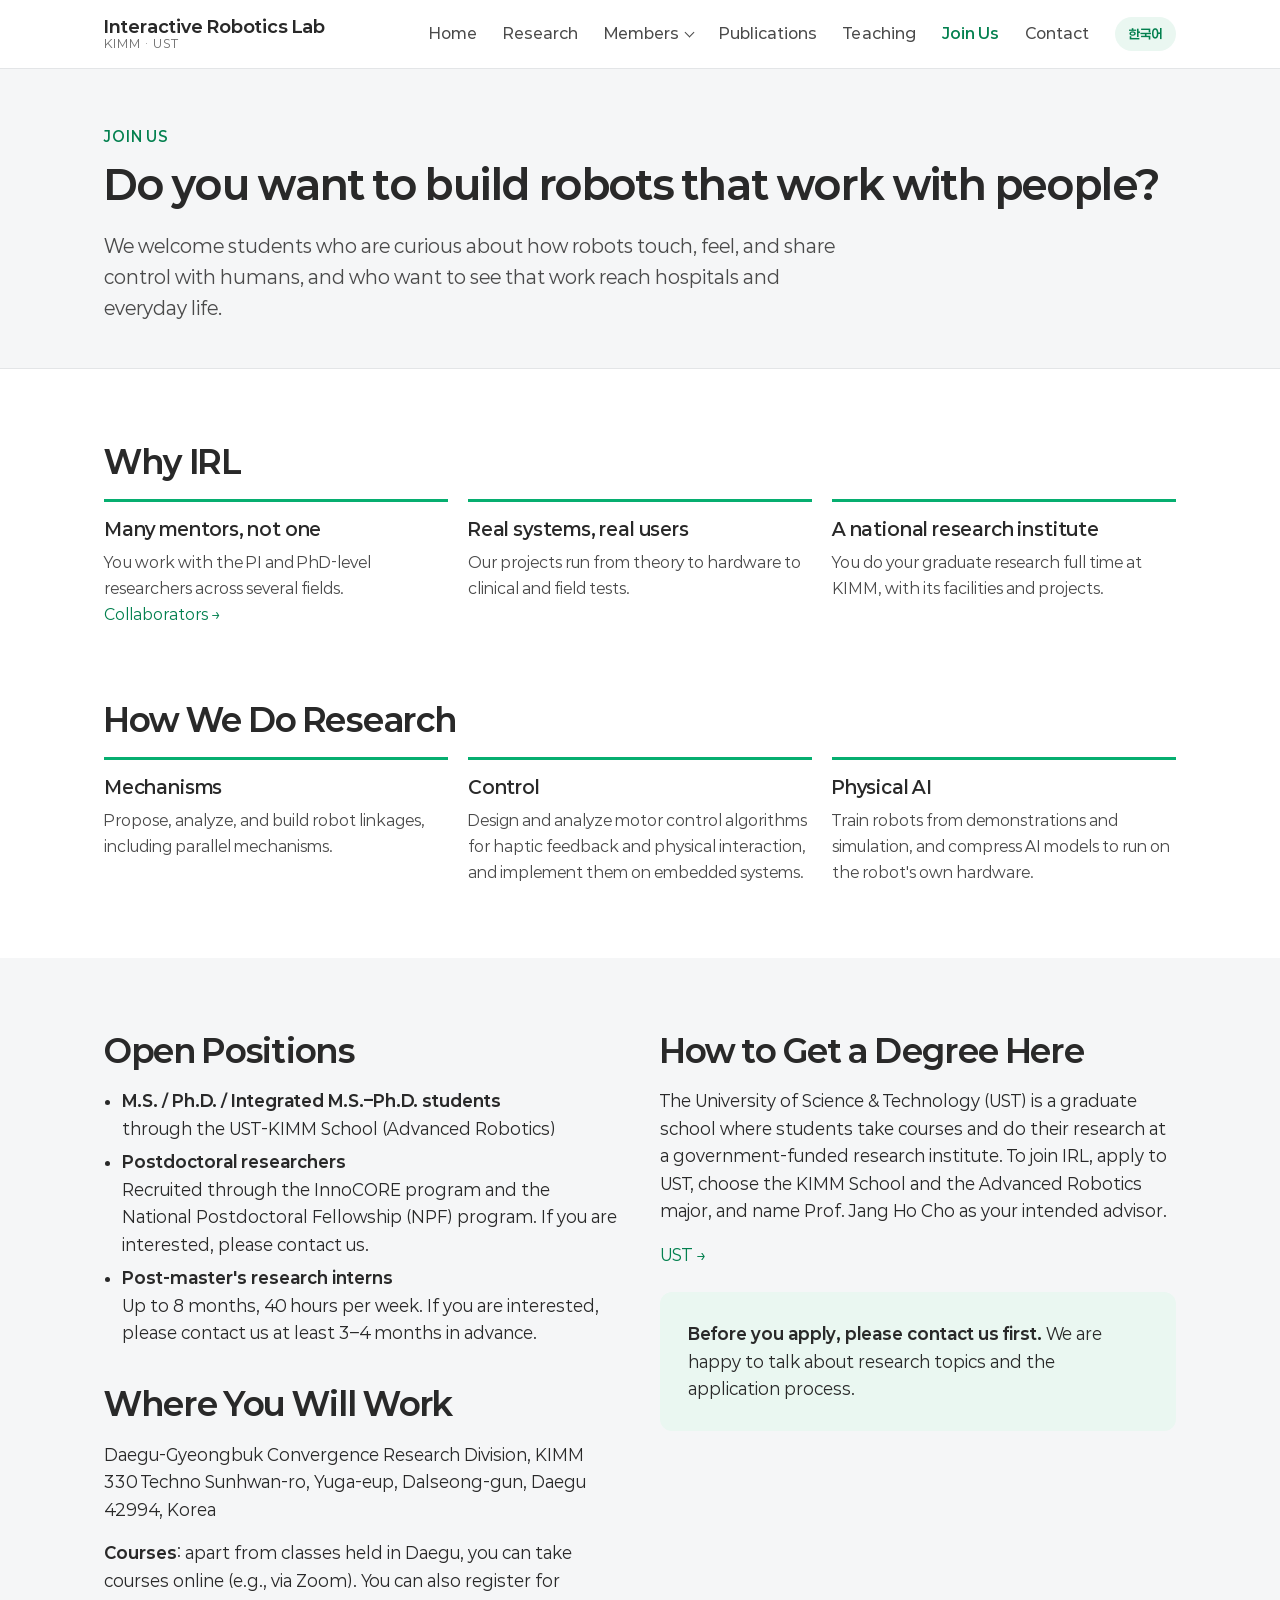
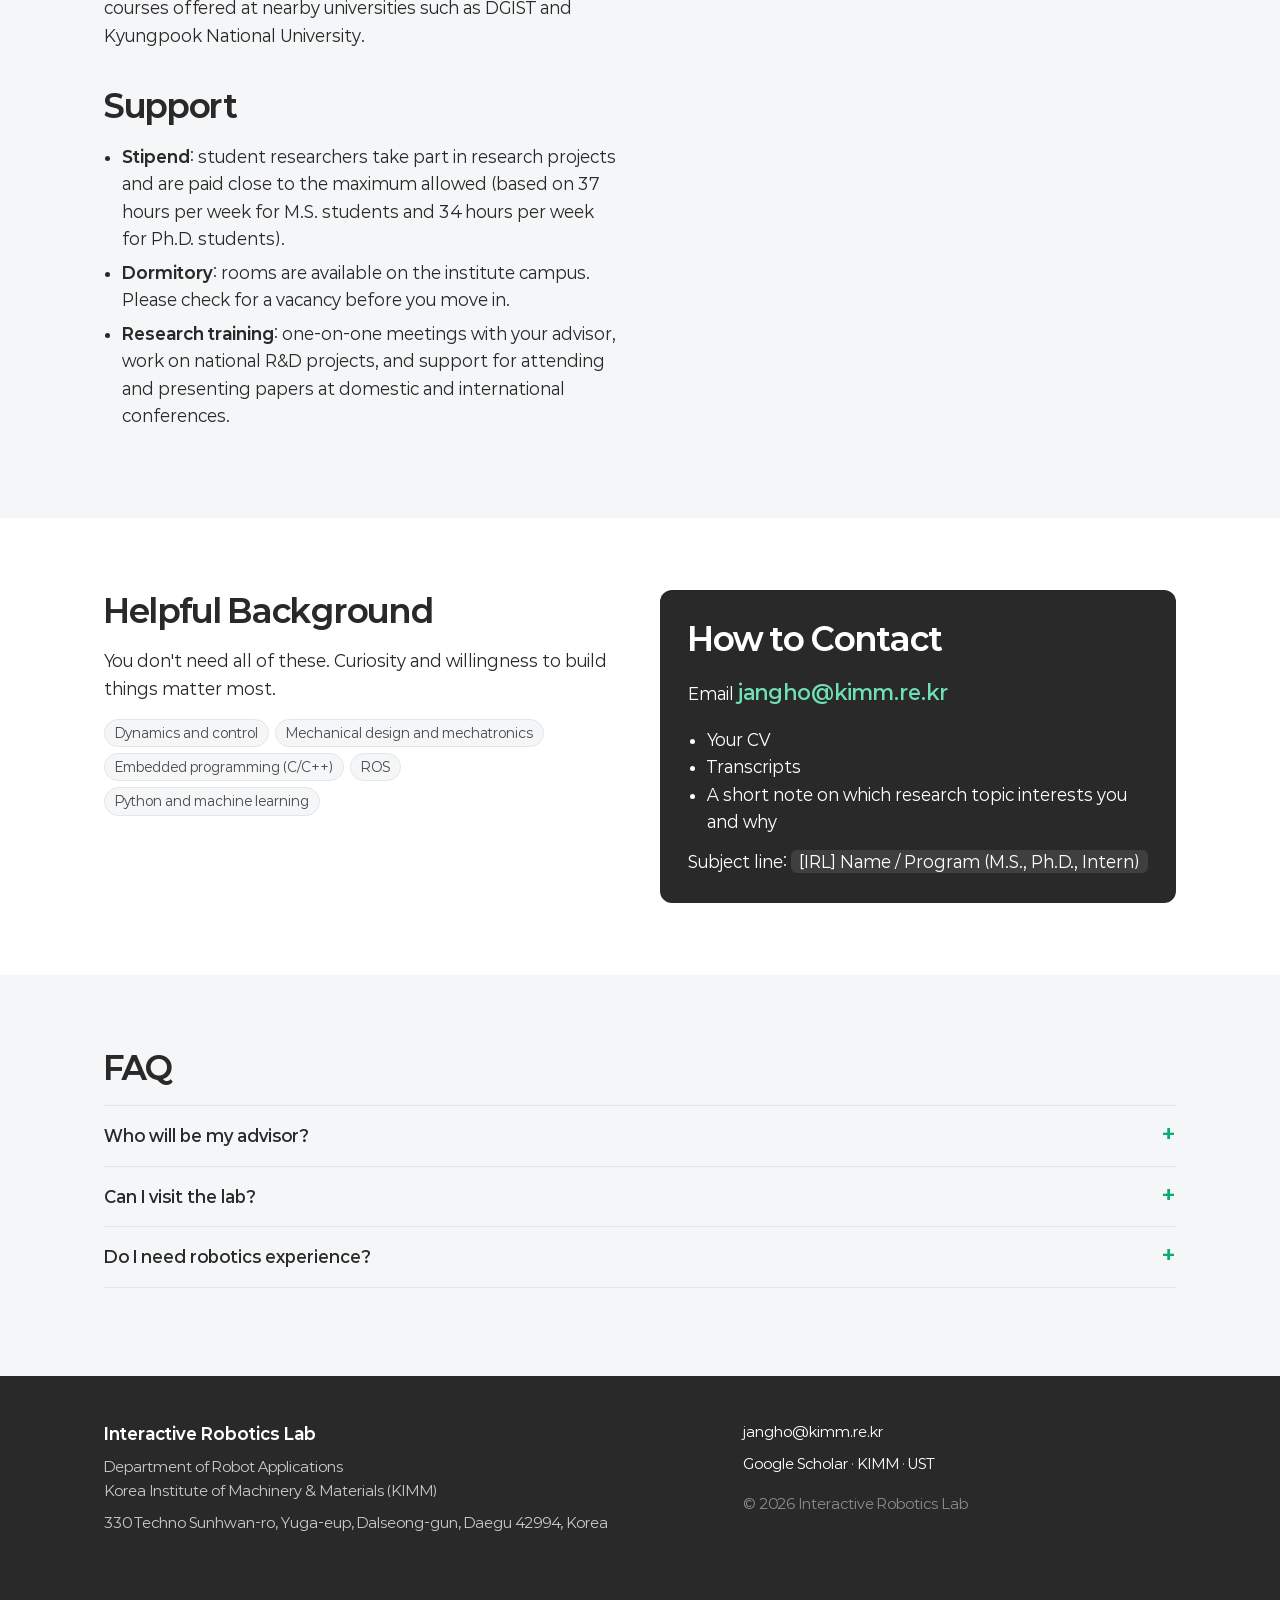
<file: join.html>
<!doctype html>
<html lang="en" data-lang="en">
<head>
<meta charset="utf-8">
<meta name="viewport" content="width=device-width, initial-scale=1">
<title>Join Us | Interactive Robotics Lab</title>
<meta name="description" content="Interactive Robotics Lab at KIMM and UST: robots that physically interact with people, for medical, rehabilitation, and diagnostic applications.">
<link rel="preload" href="assets/fonts/Paperlogy-4Regular.woff2" as="font" type="font/woff2" crossorigin>
<link rel="stylesheet" href="assets/css/style.css">
<script>
(function () {
  var d = document.documentElement, lang = null;
  try { lang = localStorage.getItem("irl-lang"); } catch (e) {}
  if (lang !== "en" && lang !== "ko") lang = /^ko/i.test(navigator.language || "") ? "ko" : "en";
  d.setAttribute("data-lang", lang); d.lang = lang;
})();
</script>
</head>
<body>
<a class="skip" href="#main">Skip to content</a>
<header class="site-header">
  <div class="wrap bar">
    <a class="brand" href="index.html">
      <span><b>Interactive Robotics Lab</b><small>KIMM · UST</small></span>
    </a>
    <button class="nav-toggle" aria-expanded="false" aria-controls="nav"><span></span><span class="sr">Menu</span></button>
    <nav id="nav" class="nav" aria-label="Main">
      <ul><li><a href="index.html"><span class="en">Home</span><span class="ko">홈</span></a></li><li><a href="research.html"><span class="en">Research</span><span class="ko">연구</span></a></li><li class="has-sub"><a href="members-pi.html" aria-haspopup="true"><span class="en">Members</span><span class="ko">구성원</span></a><ul class="sub"><li><a href="members-pi.html"><span class="en">Jang Ho Cho</span><span class="ko">조장호</span></a></li><li><a href="members-collaborators.html"><span class="en">Collaborators</span><span class="ko">공동연구진</span></a></li><li><a href="members-students.html"><span class="en">Researchers & Students</span><span class="ko">연구원·학생</span></a></li></ul></li><li><a href="publications.html"><span class="en">Publications</span><span class="ko">논문·특허</span></a></li><li><a href="teaching.html"><span class="en">Teaching</span><span class="ko">강의</span></a></li><li><a href="join.html" class="active"><span class="en">Join Us</span><span class="ko">지원 안내</span></a></li><li><a href="contact.html"><span class="en">Contact</span><span class="ko">연락처</span></a></li></ul>
      <button class="lang-toggle" type="button" aria-label="Switch language"><span class="en">한국어</span><span class="ko">English</span></button>
    </nav>
  </div>
</header>
<main id="main">

<section class="page-head"><div class="wrap">
  <p class="eyebrow"><span class="en">Join Us</span><span class="ko">지원 안내</span></p>
  <h1><span class="en">Do you want to build robots that work with people?</span><span class="ko">사람과 맞닿아 일하는 로봇을 만들고 싶다면 함께해요</span></h1>
  <p class="lead en">We welcome students who are curious about how robots touch, feel, and share control with humans, and who want to see that work reach hospitals and everyday life.</p>
  <p class="lead ko">로봇이 사람과 힘을 주고받는 원리에 관심이 있고, 그 결과가 병원과 일상까지 닿는 것을 보고 싶은 학생을 환영합니다.</p>
</div></section>

<section class="wrap section">
  <h2><span class="en">Why IRL</span><span class="ko">왜 IRL인가</span></h2>
  <div class="why">
    <div>
      <h3><span class="en">Many mentors, not one</span><span class="ko">여러 명의 멘토</span></h3>
      <p class="en">You work with the PI and PhD-level researchers across several fields. <a href="members-collaborators.html">Collaborators →</a></p>
      <p class="ko">한 명이 아닌 여러 박사급 연구자와 함께 연구합니다. <a href="members-collaborators.html">공동연구진 →</a></p>
    </div>
    <div>
      <h3><span class="en">Real systems, real users</span><span class="ko">실제 시스템, 실제 사용자</span></h3>
      <p class="en">Our projects run from theory to hardware to clinical and field tests.</p>
      <p class="ko">이론에서 하드웨어, 임상·현장 시험까지 이어지는 과제를 수행합니다.</p>
    </div>
    <div>
      <h3><span class="en">A national research institute</span><span class="ko">국가 연구기관</span></h3>
      <p class="en">You do your graduate research full time at KIMM, with its facilities and projects.</p>
      <p class="ko">국가 연구기관인 한국기계연구원에서 시설과 과제를 바탕으로 연구에 전념합니다.</p>
    </div>
  </div>
</section>

<section class="wrap section" style="padding-top:0">
  <h2><span class="en">How We Do Research</span><span class="ko">연구 방법</span></h2>
  <div class="why">
    <div>
      <h3><span class="en">Mechanisms</span><span class="ko">로봇 기구</span></h3>
      <p class="en">Propose, analyze, and build robot linkages, including parallel mechanisms.</p>
      <p class="ko">병렬 메커니즘을 포함한 로봇 링크 기구를 제안하고 해석해 직접 만듭니다.</p>
    </div>
    <div>
      <h3><span class="en">Control</span><span class="ko">제어</span></h3>
      <p class="en">Design and analyze motor control algorithms for haptic feedback and physical interaction, and implement them on embedded systems.</p>
      <p class="ko">햅틱 피드백과 물리적 상호작용을 위한 모터 제어 알고리즘을 설계·해석하고, 임베디드 시스템에 구현합니다.</p>
    </div>
    <div>
      <h3>Physical AI</h3>
      <p class="en">Train robots from demonstrations and simulation, and compress AI models to run on the robot's own hardware.</p>
      <p class="ko">시연과 시뮬레이션으로 로봇을 학습시키고, AI 모델을 경량화해 로봇 하드웨어에 올립니다.</p>
    </div>
  </div>
</section>

<section class="section section-soft">
  <div class="wrap two">
    <div>
      <h2><span class="en">Open Positions</span><span class="ko">모집 분야</span></h2>
      <ul class="plain">
        <li><strong><span class="en">M.S. / Ph.D. / Integrated M.S.–Ph.D. students</span><span class="ko">석사·박사·통합과정</span></strong><br>
          <span class="en">through the UST-KIMM School (Advanced Robotics)</span><span class="ko">UST-KIMM 스쿨 첨단로봇 전공</span></li>
        <li><strong><span class="en">Postdoctoral researchers</span><span class="ko">박사후연구원</span></strong><br>
          <span class="en">Recruited through the InnoCORE program and the National Postdoctoral Fellowship (NPF) program. If you are interested, please contact us.</span><span class="ko">이노코어(InnoCORE) 사업과 국가 포스닥 펠로우십(NPF) 프로그램을 통해 모집합니다. 관심 있는 분은 연락 주세요.</span></li>
        <li><strong><span class="en">Post-master's research interns</span><span class="ko">석사후 연구인턴</span></strong><br>
          <span class="en">Up to 8 months, 40 hours per week. If you are interested, please contact us at least 3–4 months in advance.</span><span class="ko">최대 8개월, 주 40시간 근무합니다. 관심 있는 분은 최소 3–4개월 전에 미리 연락 주세요.</span></li>
      </ul>
      <h2 style="margin-top:36px"><span class="en">Where You Will Work</span><span class="ko">근무지</span></h2>
      <p class="en">Daegu-Gyeongbuk Convergence Research Division, KIMM<br>330 Techno Sunhwan-ro, Yuga-eup, Dalseong-gun, Daegu 42994, Korea</p>
      <p class="ko">(42994) 대구광역시 달성군 유가읍 테크노순환로 330<br>한국기계연구원 대경권융합연구본부</p>
      <p class="en"><strong>Courses</strong>: apart from classes held in Daegu, you can take courses online (e.g., via Zoom). You can also register for courses offered at nearby universities such as DGIST and Kyungpook National University.</p>
      <p class="ko"><strong>수업</strong>: 대구에서 진행되는 수업 외에는 Zoom 등 온라인으로 수강할 수 있습니다. DGIST, 경북대학교 등에서 열리는 수업을 신청하여 들을 수도 있습니다.</p>
      <h2 style="margin-top:36px"><span class="en">Support</span><span class="ko">지원 사항</span></h2>
      <ul class="plain en">
        <li><strong>Stipend</strong>: student researchers take part in research projects and are paid close to the maximum allowed (based on 37 hours per week for M.S. students and 34 hours per week for Ph.D. students).</li>
        <li><strong>Dormitory</strong>: rooms are available on the institute campus. Please check for a vacancy before you move in.</li>
        <li><strong>Research training</strong>: one-on-one meetings with your advisor, work on national R&amp;D projects, and support for attending and presenting papers at domestic and international conferences.</li>
      </ul>
      <ul class="plain ko">
        <li><strong>인건비</strong>: 학생연구원 인건비는 연구과제에 참여하여 제도상 상한에 가까운 수준으로 지급합니다(석사과정 주 37시간, 박사과정 주 34시간 기준).</li>
        <li><strong>기숙사</strong>: 연구원 내 기숙사를 이용할 수 있습니다. 입주 전에 빈 방이 있는지 확인이 필요합니다.</li>
        <li><strong>연구 지도</strong>: 1:1 미팅으로 연구를 지도하고, 국가연구과제에 참여하며, 국내외 학술대회 참석과 논문 발표를 지원합니다.</li>
      </ul>
    </div>
    <div>
      <h2><span class="en">How to Get a Degree Here</span><span class="ko">입학 방법</span></h2>
      <p class="en">The University of Science &amp; Technology (UST) is a graduate school where students take courses and do their research at a government-funded research institute. To join IRL, apply to UST, choose the KIMM School and the Advanced Robotics major, and name Prof. Jang Ho Cho as your intended advisor.</p>
      <p class="ko">UST(과학기술연합대학원대학교)는 정부출연연구기관에서 수업과 연구를 하는 대학원입니다. UST에 지원할 때 한국기계연구원 스쿨, 첨단로봇 전공을 선택하고 지도교수로 조장호 교수를 지정하시면 됩니다.</p>
      <p><a href="https://www.ust.ac.kr">UST →</a></p>
      <div class="callout" style="margin-top:24px">
        <p class="en" style="margin:0"><strong>Before you apply, please contact us first.</strong> We are happy to talk about research topics and the application process.</p>
        <p class="ko" style="margin:0"><strong>지원 전에 먼저 연락 주세요.</strong> 연구 주제와 지원 절차를 함께 이야기해 드립니다.</p>
      </div>
    </div>
  </div>
</section>

<section class="wrap section">
  <div class="two">
    <div>
      <h2><span class="en">Helpful Background</span><span class="ko">있으면 좋은 배경</span></h2>
      <p class="en">You don't need all of these. Curiosity and willingness to build things matter most.</p>
      <p class="ko">모두 갖출 필요는 없습니다. 직접 만들어 보려는 호기심이 가장 중요합니다.</p>
      <ul class="chips">
        <li><span class="en">Dynamics and control</span><span class="ko">동역학·제어</span></li>
        <li><span class="en">Mechanical design and mechatronics</span><span class="ko">기구 설계·메카트로닉스</span></li>
        <li><span class="en">Embedded programming (C/C++)</span><span class="ko">임베디드 프로그래밍 (C/C++)</span></li>
        <li>ROS</li>
        <li><span class="en">Python and machine learning</span><span class="ko">파이썬·머신러닝</span></li>
      </ul>
    </div>
    <div class="mailbox">
      <h2 style="color:#fff"><span class="en">How to Contact</span><span class="ko">문의 방법</span></h2>
      <p><span class="en">Email</span><span class="ko">이메일</span> <a href="mailto:jangho@kimm.re.kr">jangho@kimm.re.kr</a></p>
      <ul>
        <li><span class="en">Your CV</span><span class="ko">이력서</span></li>
        <li><span class="en">Transcripts</span><span class="ko">성적증명서</span></li>
        <li><span class="en">A short note on which research topic interests you and why</span><span class="ko">관심 연구 주제와 이유 (짧게)</span></li>
      </ul>
      <p style="margin:0"><span class="en">Subject line</span><span class="ko">메일 제목</span>: <code>[IRL] Name / Program (M.S., Ph.D., Intern)</code></p>
    </div>
  </div>
</section>

<section class="section section-soft">
  <div class="wrap">
    <h2>FAQ</h2>
    <details>
      <summary><span class="en">Who will be my advisor?</span><span class="ko">지도교수는 누구인가요?</span></summary>
      <p class="en">Prof. Jang Ho Cho is the UST advisor, and you may also do research with collaborating researchers in your field. <a href="members-collaborators.html">Collaborators →</a></p>
      <p class="ko">UST 지도교수는 조장호 교수이며, 분야에 따라 공동연구진과 함께 연구할 수 있습니다. <a href="members-collaborators.html">공동연구진 →</a></p>
    </details>
    <details>
      <summary><span class="en">Can I visit the lab?</span><span class="ko">연구실 방문이 가능한가요?</span></summary>
      <p class="en">Yes. Email us to arrange a time.</p>
      <p class="ko">네, 메일로 일정을 잡아 주세요.</p>
    </details>
    <details>
      <summary><span class="en">Do I need robotics experience?</span><span class="ko">로봇 경험이 꼭 있어야 하나요?</span></summary>
      <p class="en">No. Students from mechanical, electrical, and computer engineering backgrounds are all welcome.</p>
      <p class="ko">아니요. 기계·전기전자·컴퓨터 등 다양한 전공 학생을 환영합니다.</p>
    </details>
    <p style="margin-top:16px"></p>
  </div>
</section>

</main>
<footer class="site-footer">
  <div class="wrap foot">
    <div>
      <p class="foot-name">Interactive Robotics Lab</p>
      <p><span class="en">Department of Robot Applications<br>Korea Institute of Machinery &amp; Materials (KIMM)</span><span class="ko">한국기계연구원 로봇응용연구실</span></p>
      <p><span class="en">330 Techno Sunhwan-ro, Yuga-eup, Dalseong-gun, Daegu 42994, Korea</span><span class="ko">(42994) 대구광역시 달성군 유가읍 테크노순환로 330</span></p>
    </div>
    <div>
      <p><a href="mailto:jangho@kimm.re.kr">jangho@kimm.re.kr</a></p>
      <p><a href="https://scholar.google.com/citations?sortby=pubdate&hl=en&user=ayS6TMIAAAAJ&view_op=list_works">Google Scholar</a> · <a href="https://www.kimm.re.kr">KIMM</a> · <a href="https://www.ust.ac.kr">UST</a></p>
      <p class="copy">© 2026 Interactive Robotics Lab</p>
    </div>
  </div>
</footer>
<script src="assets/js/site.js"></script>
</body>
</html>
</file>
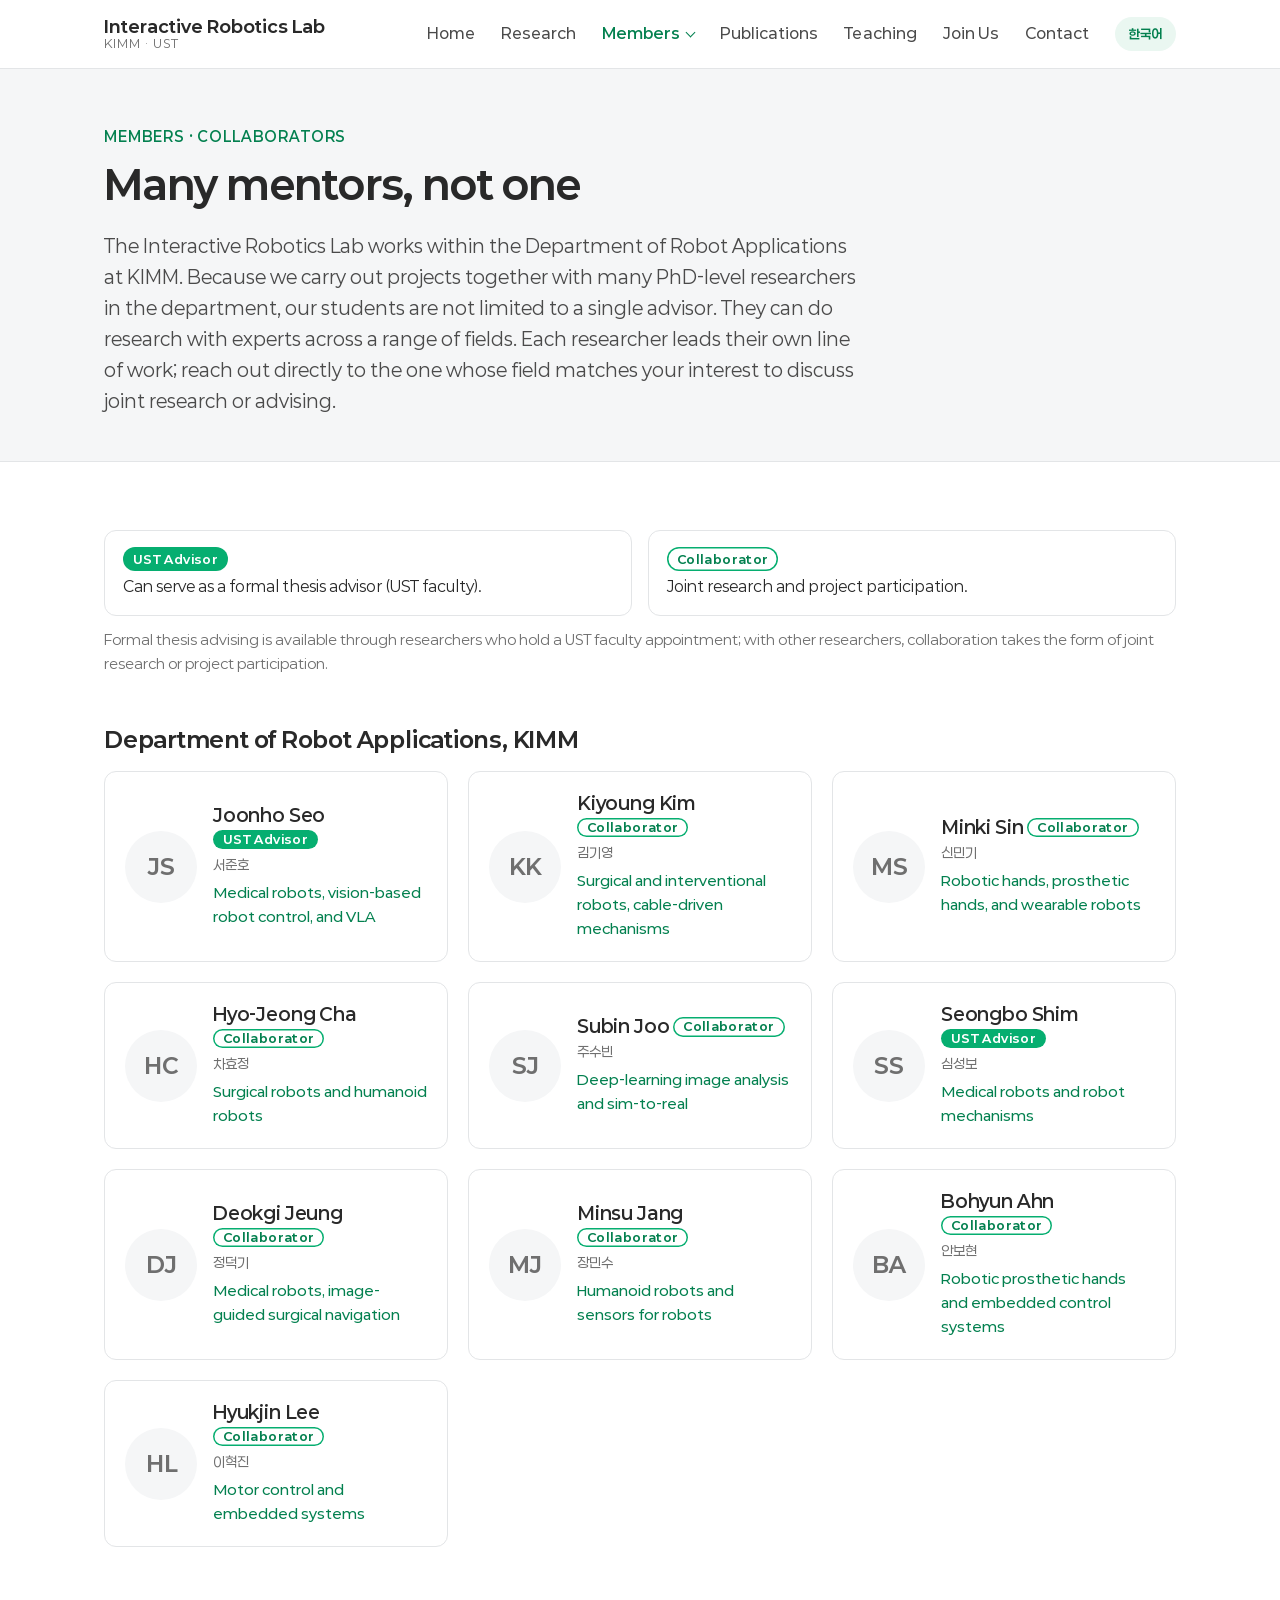
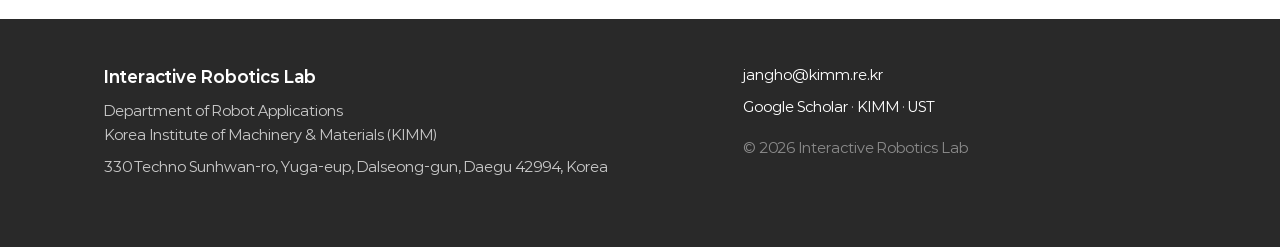
<file: members-collaborators.html>
<!doctype html>
<html lang="en" data-lang="en">
<head>
<meta charset="utf-8">
<meta name="viewport" content="width=device-width, initial-scale=1">
<title>Collaborators | Interactive Robotics Lab</title>
<meta name="description" content="Interactive Robotics Lab at KIMM and UST: robots that physically interact with people, for medical, rehabilitation, and diagnostic applications.">
<link rel="preload" href="assets/fonts/Paperlogy-4Regular.woff2" as="font" type="font/woff2" crossorigin>
<link rel="stylesheet" href="assets/css/style.css">
<script>
(function () {
  var d = document.documentElement, lang = null;
  try { lang = localStorage.getItem("irl-lang"); } catch (e) {}
  if (lang !== "en" && lang !== "ko") lang = /^ko/i.test(navigator.language || "") ? "ko" : "en";
  d.setAttribute("data-lang", lang); d.lang = lang;
})();
</script>
</head>
<body>
<a class="skip" href="#main">Skip to content</a>
<header class="site-header">
  <div class="wrap bar">
    <a class="brand" href="index.html">
      <span><b>Interactive Robotics Lab</b><small>KIMM · UST</small></span>
    </a>
    <button class="nav-toggle" aria-expanded="false" aria-controls="nav"><span></span><span class="sr">Menu</span></button>
    <nav id="nav" class="nav" aria-label="Main">
      <ul><li><a href="index.html"><span class="en">Home</span><span class="ko">홈</span></a></li><li><a href="research.html"><span class="en">Research</span><span class="ko">연구</span></a></li><li class="has-sub"><a href="members-pi.html" class="active" aria-haspopup="true"><span class="en">Members</span><span class="ko">구성원</span></a><ul class="sub"><li><a href="members-pi.html"><span class="en">Jang Ho Cho</span><span class="ko">조장호</span></a></li><li><a href="members-collaborators.html" class=active><span class="en">Collaborators</span><span class="ko">공동연구진</span></a></li><li><a href="members-students.html"><span class="en">Researchers & Students</span><span class="ko">연구원·학생</span></a></li></ul></li><li><a href="publications.html"><span class="en">Publications</span><span class="ko">논문·특허</span></a></li><li><a href="teaching.html"><span class="en">Teaching</span><span class="ko">강의</span></a></li><li><a href="join.html"><span class="en">Join Us</span><span class="ko">지원 안내</span></a></li><li><a href="contact.html"><span class="en">Contact</span><span class="ko">연락처</span></a></li></ul>
      <button class="lang-toggle" type="button" aria-label="Switch language"><span class="en">한국어</span><span class="ko">English</span></button>
    </nav>
  </div>
</header>
<main id="main">

<section class="page-head"><div class="wrap">
  <p class="eyebrow"><span class="en">Members · Collaborators</span><span class="ko">구성원 · 공동연구진</span></p>
  <h1><span class="en">Many mentors, not one</span><span class="ko">한 명이 아닌 여러 연구자와 함께</span></h1>
  <p class="lead en">The Interactive Robotics Lab works within the Department of Robot Applications at KIMM. Because we carry out projects together with many PhD-level researchers in the department, our students are not limited to a single advisor. They can do research with experts across a range of fields. Each researcher leads their own line of work; reach out directly to the one whose field matches your interest to discuss joint research or advising.</p>
  <p class="lead ko">Interactive Robotics Lab은 한국기계연구원 로봇응용연구실 안에서 활동합니다. 로봇응용연구실의 여러 박사급 연구자와 과제를 함께 수행하고 있어, 학생들은 한 명의 지도교수에 머물지 않고 다양한 분야의 연구자와 함께 연구할 수 있습니다. 각 연구자는 자신의 분야를 독립적으로 이끌고 있으니, 관심 분야의 연구자에게 직접 연락해 공동연구나 지도 가능 여부를 문의하시기 바랍니다.</p>
</div></section>

<section class="wrap section-tight">
  <div class="legend">
    <div><span class="badge badge-adv">UST Advisor</span><br>
      <span class="en">Can serve as a formal thesis advisor (UST faculty).</span><span class="ko">UST 교수로서 정식 학위 지도가 가능합니다.</span></div>
    <div><span class="badge badge-col">Collaborator</span><br>
      <span class="en">Joint research and project participation.</span><span class="ko">공동연구·과제 참여 형태로 협업합니다.</span></div>
  </div>
  <p class="fine en">Formal thesis advising is available through researchers who hold a UST faculty appointment; with other researchers, collaboration takes the form of joint research or project participation.</p>
  <p class="fine ko">정식 학위 지도는 UST 교수를 통해 이루어지며, 그 외 연구자와는 공동연구·과제 참여 형태로 협업합니다.</p>

  <h2 class="group-h"><span class="en">Department of Robot Applications, KIMM</span><span class="ko">한국기계연구원 로봇응용연구실</span></h2>
  <div class="people">
    <article class="pcard">
      <div class="avatar"><span class="en">JS</span><span class="ko">서</span></div>
      <div>
        <h3><span class="en">Joonho Seo</span><span class="ko">서준호</span> <span class="badge badge-adv">UST Advisor</span></h3>
        <p class="alt"><span class="en">서준호</span><span class="ko">Joonho Seo</span></p>
        <p class="field"><span class="en">Medical robots, vision-based robot control, and VLA</span><span class="ko">의료로봇, 영상 기반 로봇 제어, VLA</span></p>
      </div>
    </article>
    <article class="pcard">
      <div class="avatar"><span class="en">KK</span><span class="ko">김</span></div>
      <div>
        <h3><span class="en">Kiyoung Kim</span><span class="ko">김기영</span> <span class="badge badge-col">Collaborator</span></h3>
        <p class="alt"><span class="en">김기영</span><span class="ko">Kiyoung Kim</span></p>
        <p class="field"><span class="en">Surgical and interventional robots, cable-driven mechanisms</span><span class="ko">수술·중재 로봇, 케이블 구동 메커니즘</span></p>
      </div>
    </article>
    <a class="pcard" href="collaborator-minki-sin.html">
      <div class="avatar"><span class="en">MS</span><span class="ko">신</span></div>
      <div>
        <h3><span class="en">Minki Sin</span><span class="ko">신민기</span> <span class="badge badge-col">Collaborator</span></h3>
        <p class="alt"><span class="en">신민기</span><span class="ko">Minki Sin</span></p>
        <p class="field"><span class="en">Robotic hands, prosthetic hands, and wearable robots</span><span class="ko">로봇핸드·로봇의수, 웨어러블 로봇</span></p>
      </div>
    </a>
    <article class="pcard">
      <div class="avatar"><span class="en">HC</span><span class="ko">차</span></div>
      <div>
        <h3><span class="en">Hyo-Jeong Cha</span><span class="ko">차효정</span> <span class="badge badge-col">Collaborator</span></h3>
        <p class="alt"><span class="en">차효정</span><span class="ko">Hyo-Jeong Cha</span></p>
        <p class="field"><span class="en">Surgical robots and humanoid robots</span><span class="ko">수술 로봇, 휴머노이드 로봇</span></p>
      </div>
    </article>
    <article class="pcard">
      <div class="avatar"><span class="en">SJ</span><span class="ko">주</span></div>
      <div>
        <h3><span class="en">Subin Joo</span><span class="ko">주수빈</span> <span class="badge badge-col">Collaborator</span></h3>
        <p class="alt"><span class="en">주수빈</span><span class="ko">Subin Joo</span></p>
        <p class="field"><span class="en">Deep-learning image analysis and sim-to-real</span><span class="ko">딥러닝 영상 분석, Sim2real</span></p>
      </div>
    </article>
    <article class="pcard">
      <div class="avatar"><span class="en">SS</span><span class="ko">심</span></div>
      <div>
        <h3><span class="en">Seongbo Shim</span><span class="ko">심성보</span> <span class="badge badge-adv">UST Advisor</span></h3>
        <p class="alt"><span class="en">심성보</span><span class="ko">Seongbo Shim</span></p>
        <p class="field"><span class="en">Medical robots and robot mechanisms</span><span class="ko">의료로봇, 로봇 메커니즘</span></p>
      </div>
    </article>
    <a class="pcard" href="collaborator-deokgi-jeung.html">
      <div class="avatar"><span class="en">DJ</span><span class="ko">정</span></div>
      <div>
        <h3><span class="en">Deokgi Jeung</span><span class="ko">정덕기</span> <span class="badge badge-col">Collaborator</span></h3>
        <p class="alt"><span class="en">정덕기</span><span class="ko">Deokgi Jeung</span></p>
        <p class="field"><span class="en">Medical robots, image-guided surgical navigation</span><span class="ko">의료로봇, 영상유도 수술 내비게이션</span></p>
      </div>
    </a>
    <article class="pcard">
      <div class="avatar"><span class="en">MJ</span><span class="ko">장</span></div>
      <div>
        <h3><span class="en">Minsu Jang</span><span class="ko">장민수</span> <span class="badge badge-col">Collaborator</span></h3>
        <p class="alt"><span class="en">장민수</span><span class="ko">Minsu Jang</span></p>
        <p class="field"><span class="en">Humanoid robots and sensors for robots</span><span class="ko">휴머노이드 로봇, 로봇용 센서</span></p>      </div>
    </article>
    <article class="pcard">
      <div class="avatar"><span class="en">BA</span><span class="ko">안</span></div>
      <div>
        <h3><span class="en">Bohyun Ahn</span><span class="ko">안보현</span> <span class="badge badge-col">Collaborator</span></h3>
        <p class="alt"><span class="en">안보현</span><span class="ko">Bohyun Ahn</span></p>
        <p class="field"><span class="en">Robotic prosthetic hands and embedded control systems</span><span class="ko">로봇의수, 임베디드 제어 시스템</span></p>
      </div>
    </article>
    <article class="pcard">
      <div class="avatar"><span class="en">HL</span><span class="ko">이</span></div>
      <div>
        <h3><span class="en">Hyukjin Lee</span><span class="ko">이혁진</span> <span class="badge badge-col">Collaborator</span></h3>
        <p class="alt"><span class="en">이혁진</span><span class="ko">Hyukjin Lee</span></p>
        <p class="field"><span class="en">Motor control and embedded systems</span><span class="ko">모터제어·임베디드 시스템</span></p>
      </div>
    </article>
  </div>
</section>

</main>
<footer class="site-footer">
  <div class="wrap foot">
    <div>
      <p class="foot-name">Interactive Robotics Lab</p>
      <p><span class="en">Department of Robot Applications<br>Korea Institute of Machinery &amp; Materials (KIMM)</span><span class="ko">한국기계연구원 로봇응용연구실</span></p>
      <p><span class="en">330 Techno Sunhwan-ro, Yuga-eup, Dalseong-gun, Daegu 42994, Korea</span><span class="ko">(42994) 대구광역시 달성군 유가읍 테크노순환로 330</span></p>
    </div>
    <div>
      <p><a href="mailto:jangho@kimm.re.kr">jangho@kimm.re.kr</a></p>
      <p><a href="https://scholar.google.com/citations?sortby=pubdate&hl=en&user=ayS6TMIAAAAJ&view_op=list_works">Google Scholar</a> · <a href="https://www.kimm.re.kr">KIMM</a> · <a href="https://www.ust.ac.kr">UST</a></p>
      <p class="copy">© 2026 Interactive Robotics Lab</p>
    </div>
  </div>
</footer>
<script src="assets/js/site.js"></script>
</body>
</html>
</file>
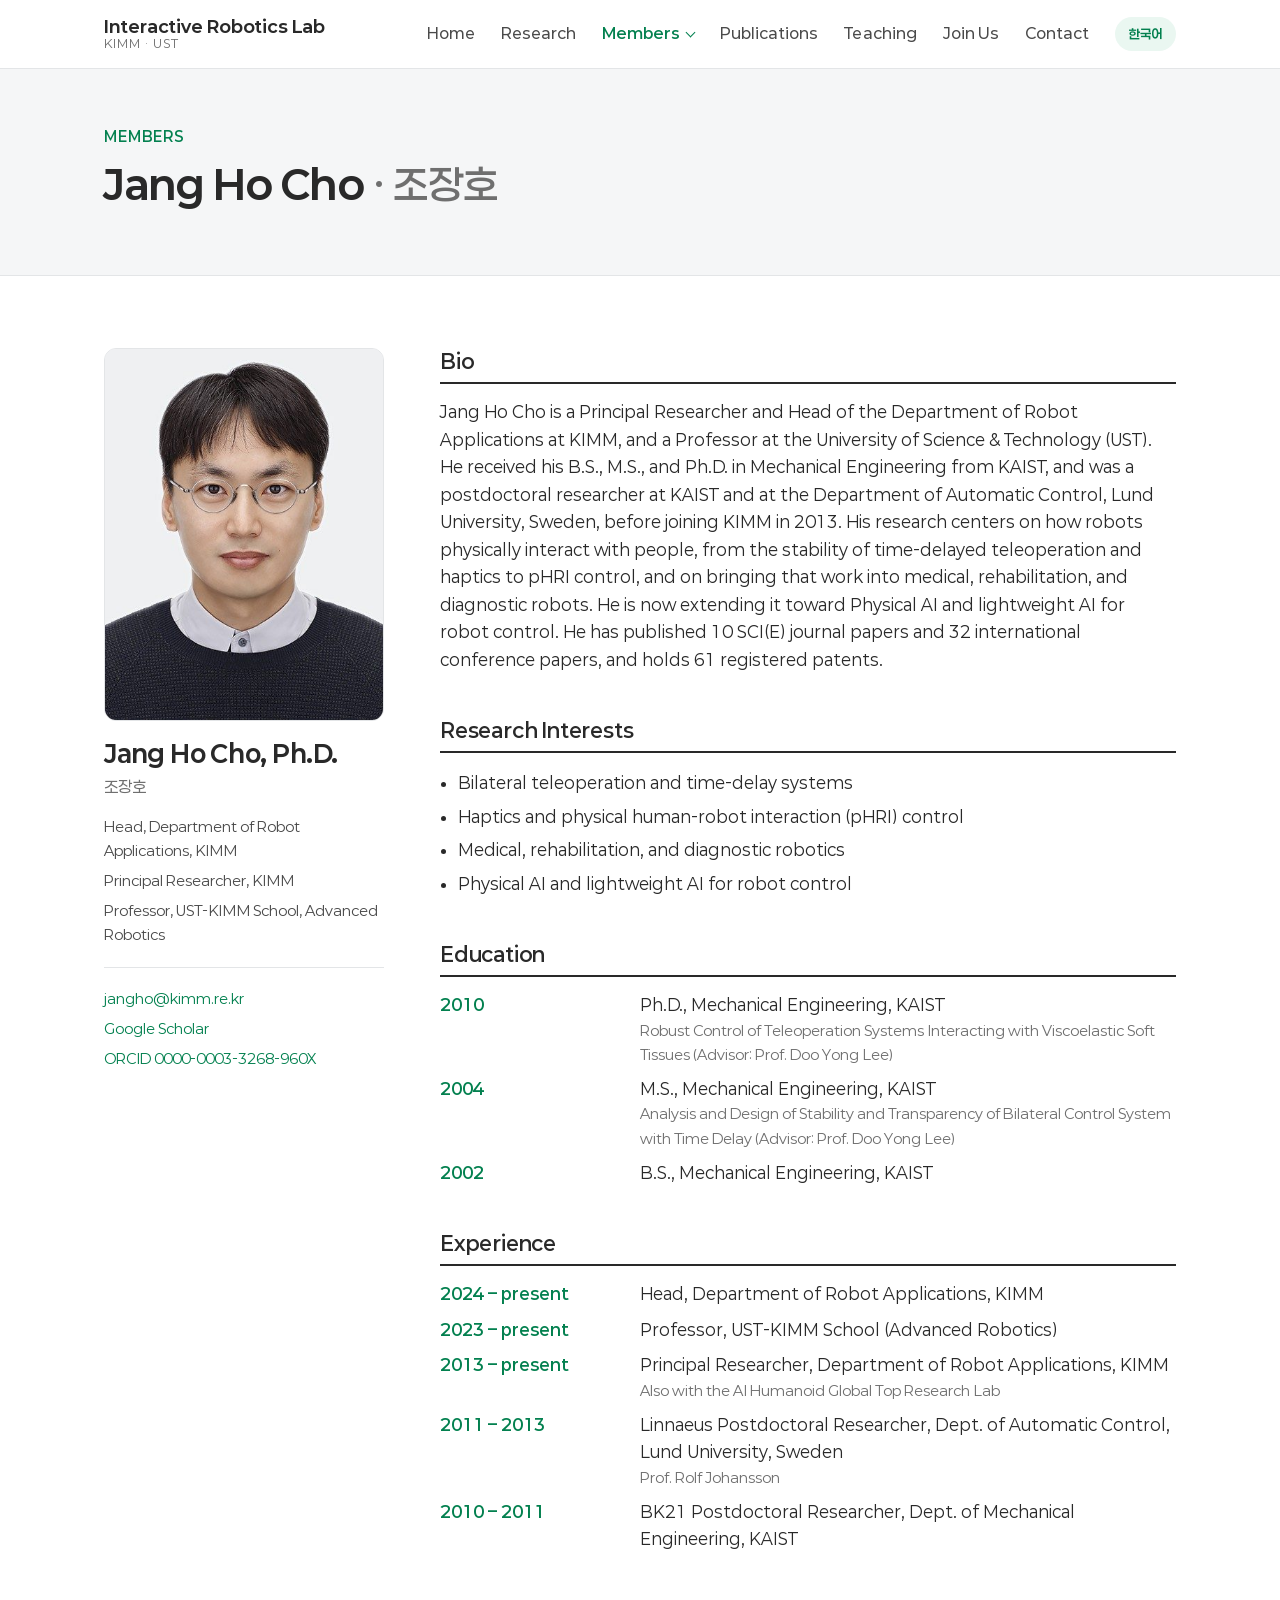
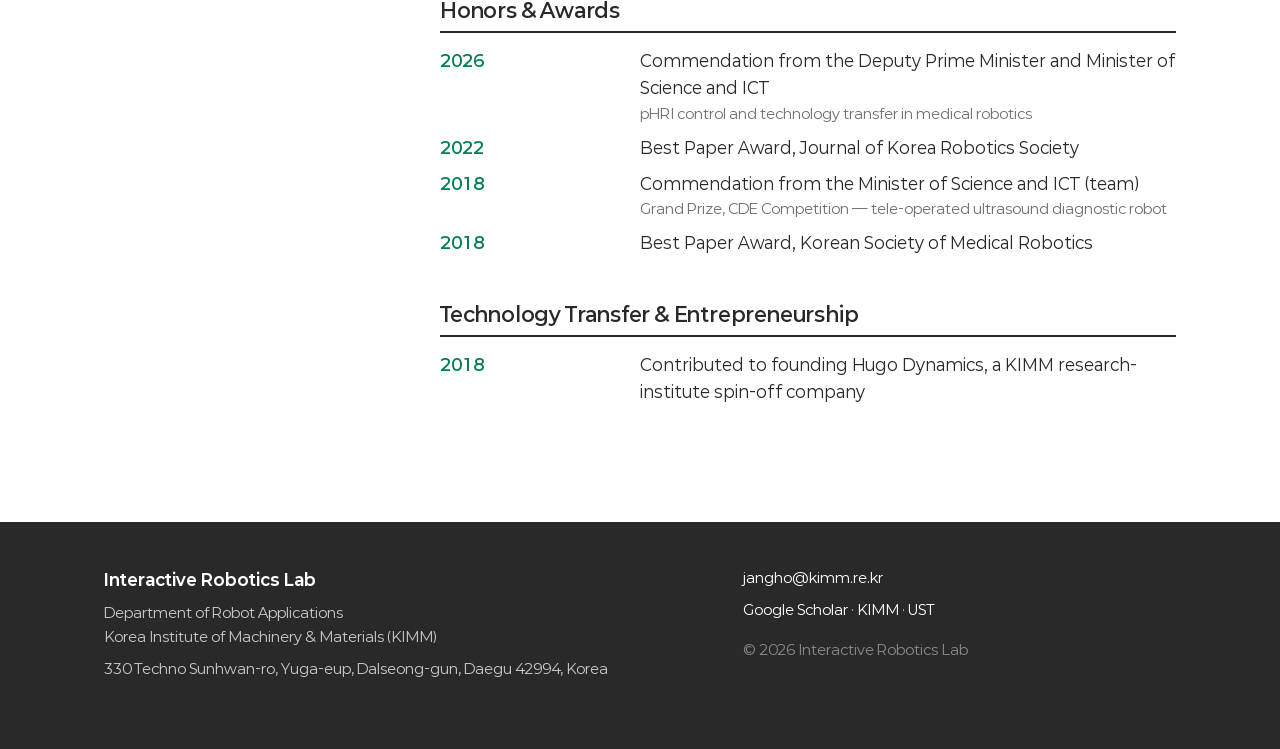
<file: members-pi.html>
<!doctype html>
<html lang="en" data-lang="en">
<head>
<meta charset="utf-8">
<meta name="viewport" content="width=device-width, initial-scale=1">
<title>Jang Ho Cho | Interactive Robotics Lab</title>
<meta name="description" content="Interactive Robotics Lab at KIMM and UST: robots that physically interact with people, for medical, rehabilitation, and diagnostic applications.">
<link rel="preload" href="assets/fonts/Paperlogy-4Regular.woff2" as="font" type="font/woff2" crossorigin>
<link rel="stylesheet" href="assets/css/style.css">
<script>
(function () {
  var d = document.documentElement, lang = null;
  try { lang = localStorage.getItem("irl-lang"); } catch (e) {}
  if (lang !== "en" && lang !== "ko") lang = /^ko/i.test(navigator.language || "") ? "ko" : "en";
  d.setAttribute("data-lang", lang); d.lang = lang;
})();
</script>
</head>
<body>
<a class="skip" href="#main">Skip to content</a>
<header class="site-header">
  <div class="wrap bar">
    <a class="brand" href="index.html">
      <span><b>Interactive Robotics Lab</b><small>KIMM · UST</small></span>
    </a>
    <button class="nav-toggle" aria-expanded="false" aria-controls="nav"><span></span><span class="sr">Menu</span></button>
    <nav id="nav" class="nav" aria-label="Main">
      <ul><li><a href="index.html"><span class="en">Home</span><span class="ko">홈</span></a></li><li><a href="research.html"><span class="en">Research</span><span class="ko">연구</span></a></li><li class="has-sub"><a href="members-pi.html" class="active" aria-haspopup="true"><span class="en">Members</span><span class="ko">구성원</span></a><ul class="sub"><li><a href="members-pi.html" class=active><span class="en">Jang Ho Cho</span><span class="ko">조장호</span></a></li><li><a href="members-collaborators.html"><span class="en">Collaborators</span><span class="ko">공동연구진</span></a></li><li><a href="members-students.html"><span class="en">Researchers & Students</span><span class="ko">연구원·학생</span></a></li></ul></li><li><a href="publications.html"><span class="en">Publications</span><span class="ko">논문·특허</span></a></li><li><a href="teaching.html"><span class="en">Teaching</span><span class="ko">강의</span></a></li><li><a href="join.html"><span class="en">Join Us</span><span class="ko">지원 안내</span></a></li><li><a href="contact.html"><span class="en">Contact</span><span class="ko">연락처</span></a></li></ul>
      <button class="lang-toggle" type="button" aria-label="Switch language"><span class="en">한국어</span><span class="ko">English</span></button>
    </nav>
  </div>
</header>
<main id="main">

<section class="page-head"><div class="wrap">
  <p class="eyebrow"><span class="en">Members</span><span class="ko">구성원</span></p>
  <h1>Jang Ho Cho <span class="muted" style="font-weight:500">· 조장호</span></h1>
</div></section>

<section class="wrap section">
  <div class="person">
    <aside class="person-aside">
      <img class="photo" src="assets/img/pi.jpg" alt="Portrait of Jang Ho Cho">

      <h2><span class="en">Jang Ho Cho, Ph.D.</span><span class="ko">조장호</span></h2>
      <p class="ko-name"><span class="en">조장호</span><span class="ko">Jang Ho Cho, Ph.D.</span></p>
      <ul class="roles en">
        <li>Head, Department of Robot Applications, KIMM</li>
        <li>Principal Researcher, KIMM</li>
        <li>Professor, UST-KIMM School, Advanced Robotics</li>
      </ul>
      <ul class="roles ko">
        <li>한국기계연구원 로봇응용연구실 연구실장</li>
        <li>한국기계연구원 책임연구원</li>
        <li>UST-한국기계연구원 스쿨 첨단로봇 전공 교수</li>
      </ul>
      <ul class="links">
        <li><a href="mailto:jangho@kimm.re.kr">jangho@kimm.re.kr</a></li>
        <li><a href="https://scholar.google.com/citations?sortby=pubdate&amp;hl=en&amp;user=ayS6TMIAAAAJ&amp;view_op=list_works">Google Scholar</a></li>
        <li><a href="https://orcid.org/0000-0003-3268-960X">ORCID 0000-0003-3268-960X</a></li>
      </ul>
    </aside>

    <div>
      <div class="block">
        <h3><span class="en">Bio</span><span class="ko">소개</span></h3>
        <p class="en">Jang Ho Cho is a Principal Researcher and Head of the Department of Robot Applications at KIMM, and a Professor at the University of Science &amp; Technology (UST). He received his B.S., M.S., and Ph.D. in Mechanical Engineering from KAIST, and was a postdoctoral researcher at KAIST and at the Department of Automatic Control, Lund University, Sweden, before joining KIMM in 2013. His research centers on how robots physically interact with people, from the stability of time-delayed teleoperation and haptics to pHRI control, and on bringing that work into medical, rehabilitation, and diagnostic robots. He is now extending it toward Physical AI and lightweight AI for robot control. He has published 10 SCI(E) journal papers and 32 international conference papers, and holds 61 registered patents.</p>
        <p class="ko">조장호 박사는 한국기계연구원 로봇응용연구실 연구실장(책임연구원)이자 UST 교수입니다. KAIST 기계공학과에서 학사·석사·박사 학위를 받았고, KAIST와 스웨덴 Lund University 자동제어학과에서 박사후연구원을 거쳐 2013년 한국기계연구원에 합류했습니다. 시간지연 원격조작의 안정성, 햅틱, 물리적 인간-로봇 상호작용 제어를 연구해 왔으며, 이를 의료·재활·진단 로봇에 적용하고 있습니다. 최근에는 로봇 제어를 위한 Physical AI와 경량 AI로 연구를 넓히고 있습니다. SCI(E) 논문 10편, 국제학술대회 논문 32편을 발표했고, 등록 특허 61건을 보유하고 있습니다.</p>
      </div>

      <div class="block">
        <h3><span class="en">Research Interests</span><span class="ko">연구 관심</span></h3>
        <ul class="plain en">
          <li>Bilateral teleoperation and time-delay systems</li>
          <li>Haptics and physical human-robot interaction (pHRI) control</li>
          <li>Medical, rehabilitation, and diagnostic robotics</li>
          <li>Physical AI and lightweight AI for robot control</li>
        </ul>
        <ul class="plain ko">
          <li>양방향 원격조작과 시간지연 시스템</li>
          <li>햅틱과 물리적 인간-로봇 상호작용(pHRI) 제어</li>
          <li>의료·재활·진단 로봇</li>
          <li>로봇 제어를 위한 Physical AI와 경량 AI</li>
        </ul>
      </div>

      <div class="block">
        <h3><span class="en">Education</span><span class="ko">학력</span></h3>
        <dl class="tl">
          <dt>2010</dt><dd><span class="en">Ph.D., Mechanical Engineering, KAIST</span><span class="ko">박사, KAIST 기계공학과</span><small>Robust Control of Teleoperation Systems Interacting with Viscoelastic Soft Tissues <span class="en">(Advisor: Prof. Doo Yong Lee)</span><span class="ko">(지도교수 이두용)</span></small></dd>
          <dt>2004</dt><dd><span class="en">M.S., Mechanical Engineering, KAIST</span><span class="ko">석사, KAIST 기계공학과</span><small>Analysis and Design of Stability and Transparency of Bilateral Control System with Time Delay <span class="en">(Advisor: Prof. Doo Yong Lee)</span><span class="ko">(지도교수 이두용)</span></small></dd>
          <dt>2002</dt><dd><span class="en">B.S., Mechanical Engineering, KAIST</span><span class="ko">학사, KAIST 기계공학과</span></dd>
        </dl>
      </div>

      <div class="block">
        <h3><span class="en">Experience</span><span class="ko">경력</span></h3>
        <dl class="tl">
          <dt><span class="en">2024 – present</span><span class="ko">2024 – 현재</span></dt><dd><span class="en">Head, Department of Robot Applications, KIMM</span><span class="ko">연구실장, 로봇응용연구실, 한국기계연구원</span></dd>
          <dt><span class="en">2023 – present</span><span class="ko">2023 – 현재</span></dt><dd><span class="en">Professor, UST-KIMM School (Advanced Robotics)</span><span class="ko">교수, UST-한국기계연구원 스쿨 첨단로봇 전공</span></dd>
          <dt><span class="en">2013 – present</span><span class="ko">2013 – 현재</span></dt><dd><span class="en">Principal Researcher, Department of Robot Applications, KIMM<small>Also with the AI Humanoid Global Top Research Lab</small></span><span class="ko">책임연구원, 로봇응용연구실, 한국기계연구원<small>AI휴머노이드전략연구단 겸임</small></span></dd>
          <dt>2011 – 2013</dt><dd><span class="en">Linnaeus Postdoctoral Researcher, Dept. of Automatic Control, Lund University, Sweden<small>Prof. Rolf Johansson</small></span><span class="ko">박사후연구원, 스웨덴 Lund University 자동제어학과<small>Rolf Johansson 교수 · Linnaeus 박사후연구원</small></span></dd>
          <dt>2010 – 2011</dt><dd><span class="en">BK21 Postdoctoral Researcher, Dept. of Mechanical Engineering, KAIST</span><span class="ko">박사후연구원(BK21), KAIST 기계공학과</span></dd>
        </dl>
      </div>

      <div class="block">
        <h3><span class="en">Honors &amp; Awards</span><span class="ko">수상</span></h3>
        <dl class="tl">
          <dt>2026</dt><dd><span class="en">Commendation from the Deputy Prime Minister and Minister of Science and ICT<small>pHRI control and technology transfer in medical robotics</small></span><span class="ko">부총리 겸 과학기술정보통신부 장관 표창<small>의료로봇 분야 물리적 인간-로봇 상호작용 제어와 기술이전</small></span></dd>
          <dt>2022</dt><dd><span class="en">Best Paper Award, Journal of Korea Robotics Society</span><span class="ko">우수논문상, 한국로봇학회 논문지</span></dd>
          <dt>2018</dt><dd><span class="en">Commendation from the Minister of Science and ICT (team)<small>Grand Prize, CDE Competition — tele-operated ultrasound diagnostic robot</small></span><span class="ko">과학기술정보통신부 장관 표창 (단체)<small>한국CDE학회 경진대회 대상 — 원격 초음파 진단 로봇</small></span></dd>
          <dt>2018</dt><dd><span class="en">Best Paper Award, Korean Society of Medical Robotics</span><span class="ko">우수논문상, 대한의료로봇학회</span></dd>
        </dl>
      </div>

      <div class="block">
        <h3><span class="en">Technology Transfer &amp; Entrepreneurship</span><span class="ko">기술사업화</span></h3>
        <dl class="tl">
          <dt>2018</dt><dd><span class="en">Contributed to founding Hugo Dynamics, a KIMM research-institute spin-off company</span><span class="ko">한국기계연구원 연구소기업 ㈜휴고다이나믹스 창업 기여</span></dd>
        </dl>
      </div>
    </div>
  </div>
</section>

</main>
<footer class="site-footer">
  <div class="wrap foot">
    <div>
      <p class="foot-name">Interactive Robotics Lab</p>
      <p><span class="en">Department of Robot Applications<br>Korea Institute of Machinery &amp; Materials (KIMM)</span><span class="ko">한국기계연구원 로봇응용연구실</span></p>
      <p><span class="en">330 Techno Sunhwan-ro, Yuga-eup, Dalseong-gun, Daegu 42994, Korea</span><span class="ko">(42994) 대구광역시 달성군 유가읍 테크노순환로 330</span></p>
    </div>
    <div>
      <p><a href="mailto:jangho@kimm.re.kr">jangho@kimm.re.kr</a></p>
      <p><a href="https://scholar.google.com/citations?sortby=pubdate&hl=en&user=ayS6TMIAAAAJ&view_op=list_works">Google Scholar</a> · <a href="https://www.kimm.re.kr">KIMM</a> · <a href="https://www.ust.ac.kr">UST</a></p>
      <p class="copy">© 2026 Interactive Robotics Lab</p>
    </div>
  </div>
</footer>
<script src="assets/js/site.js"></script>
</body>
</html>
</file>
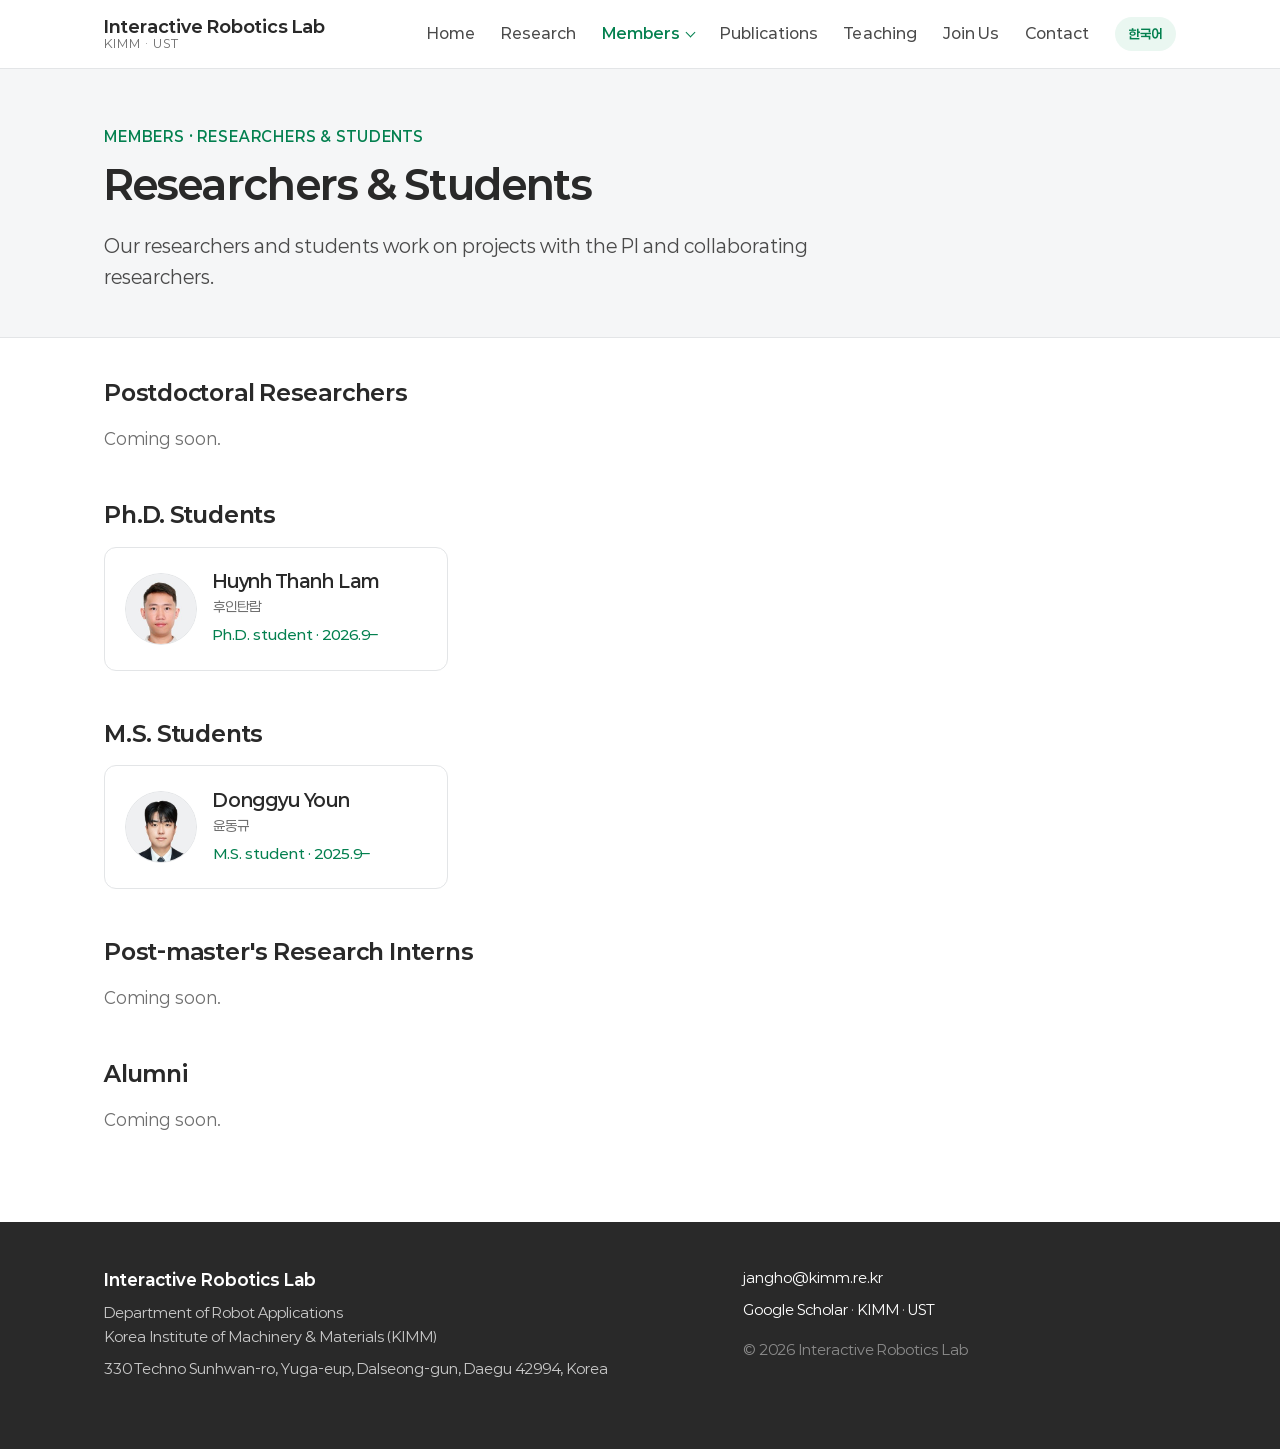
<file: members-students.html>
<!doctype html>
<html lang="en" data-lang="en">
<head>
<meta charset="utf-8">
<meta name="viewport" content="width=device-width, initial-scale=1">
<title>Researchers &amp; Students | Interactive Robotics Lab</title>
<meta name="description" content="Interactive Robotics Lab at KIMM and UST: robots that physically interact with people, for medical, rehabilitation, and diagnostic applications.">
<link rel="preload" href="assets/fonts/Paperlogy-4Regular.woff2" as="font" type="font/woff2" crossorigin>
<link rel="stylesheet" href="assets/css/style.css">
<script>
(function () {
  var d = document.documentElement, lang = null;
  try { lang = localStorage.getItem("irl-lang"); } catch (e) {}
  if (lang !== "en" && lang !== "ko") lang = /^ko/i.test(navigator.language || "") ? "ko" : "en";
  d.setAttribute("data-lang", lang); d.lang = lang;
})();
</script>
</head>
<body>
<a class="skip" href="#main">Skip to content</a>
<header class="site-header">
  <div class="wrap bar">
    <a class="brand" href="index.html">
      <span><b>Interactive Robotics Lab</b><small>KIMM · UST</small></span>
    </a>
    <button class="nav-toggle" aria-expanded="false" aria-controls="nav"><span></span><span class="sr">Menu</span></button>
    <nav id="nav" class="nav" aria-label="Main">
      <ul><li><a href="index.html"><span class="en">Home</span><span class="ko">홈</span></a></li><li><a href="research.html"><span class="en">Research</span><span class="ko">연구</span></a></li><li class="has-sub"><a href="members-pi.html" class="active" aria-haspopup="true"><span class="en">Members</span><span class="ko">구성원</span></a><ul class="sub"><li><a href="members-pi.html"><span class="en">Jang Ho Cho</span><span class="ko">조장호</span></a></li><li><a href="members-collaborators.html"><span class="en">Collaborators</span><span class="ko">공동연구진</span></a></li><li><a href="members-students.html" class=active><span class="en">Researchers & Students</span><span class="ko">연구원·학생</span></a></li></ul></li><li><a href="publications.html"><span class="en">Publications</span><span class="ko">논문·특허</span></a></li><li><a href="teaching.html"><span class="en">Teaching</span><span class="ko">강의</span></a></li><li><a href="join.html"><span class="en">Join Us</span><span class="ko">지원 안내</span></a></li><li><a href="contact.html"><span class="en">Contact</span><span class="ko">연락처</span></a></li></ul>
      <button class="lang-toggle" type="button" aria-label="Switch language"><span class="en">한국어</span><span class="ko">English</span></button>
    </nav>
  </div>
</header>
<main id="main">

<section class="page-head"><div class="wrap">
  <p class="eyebrow"><span class="en">Members · Researchers &amp; Students</span><span class="ko">구성원 · 연구원·학생</span></p>
  <h1><span class="en">Researchers &amp; Students</span><span class="ko">연구원·학생</span></h1>
  <p class="lead en">Our researchers and students work on projects with the PI and collaborating researchers.</p>
  <p class="lead ko">연구원과 학생들은 조장호 교수 및 공동연구진과 함께 과제를 수행합니다.</p>
</div></section>

<section class="wrap section-tight">

  <h2 class="group-h"><span class="en">Postdoctoral Researchers</span><span class="ko">박사후연구원</span></h2>
  <p class="muted"><span class="en">Coming soon.</span><span class="ko">준비 중입니다.</span></p>

  <h2 class="group-h"><span class="en">Ph.D. Students</span><span class="ko">박사과정</span></h2>
  <div class="people">
    <a class="pcard" href="student-huynh-thanh-lam.html">
      <div class="avatar"><img src="assets/img/avatar-huynh-thanh-lam.jpg" alt="" loading="lazy"></div>
      <div>
        <h3><span class="en">Huynh Thanh Lam</span><span class="ko">후인탄람</span></h3>
        <p class="alt"><span class="en">후인탄람</span><span class="ko">Huynh Thanh Lam</span></p>
        <p class="field"><span class="en">Ph.D. student · 2026.9–</span><span class="ko">박사과정 · 2026.9–</span></p>
      </div>
    </a>
  </div>

  <h2 class="group-h"><span class="en">M.S. Students</span><span class="ko">석사과정</span></h2>
  <div class="people">
    <a class="pcard" href="student-donggyu-youn.html">
      <div class="avatar"><img src="assets/img/avatar-donggyu-youn.jpg" alt="" loading="lazy"></div>
      <div>
        <h3><span class="en">Donggyu Youn</span><span class="ko">윤동규</span></h3>
        <p class="alt"><span class="en">윤동규</span><span class="ko">Donggyu Youn</span></p>
        <p class="field"><span class="en">M.S. student · 2025.9–</span><span class="ko">석사과정 · 2025.9–</span></p>
      </div>
    </a>
  </div>

  <h2 class="group-h"><span class="en">Post-master's Research Interns</span><span class="ko">석사후 연구인턴</span></h2>
  <p class="muted"><span class="en">Coming soon.</span><span class="ko">준비 중입니다.</span></p>

  <h2 class="group-h"><span class="en">Alumni</span><span class="ko">졸업생</span></h2>
  <p class="muted"><span class="en">Coming soon.</span><span class="ko">준비 중입니다.</span></p>
</section>

</main>
<footer class="site-footer">
  <div class="wrap foot">
    <div>
      <p class="foot-name">Interactive Robotics Lab</p>
      <p><span class="en">Department of Robot Applications<br>Korea Institute of Machinery &amp; Materials (KIMM)</span><span class="ko">한국기계연구원 로봇응용연구실</span></p>
      <p><span class="en">330 Techno Sunhwan-ro, Yuga-eup, Dalseong-gun, Daegu 42994, Korea</span><span class="ko">(42994) 대구광역시 달성군 유가읍 테크노순환로 330</span></p>
    </div>
    <div>
      <p><a href="mailto:jangho@kimm.re.kr">jangho@kimm.re.kr</a></p>
      <p><a href="https://scholar.google.com/citations?sortby=pubdate&hl=en&user=ayS6TMIAAAAJ&view_op=list_works">Google Scholar</a> · <a href="https://www.kimm.re.kr">KIMM</a> · <a href="https://www.ust.ac.kr">UST</a></p>
      <p class="copy">© 2026 Interactive Robotics Lab</p>
    </div>
  </div>
</footer>
<script src="assets/js/site.js"></script>
</body>
</html>
</file>
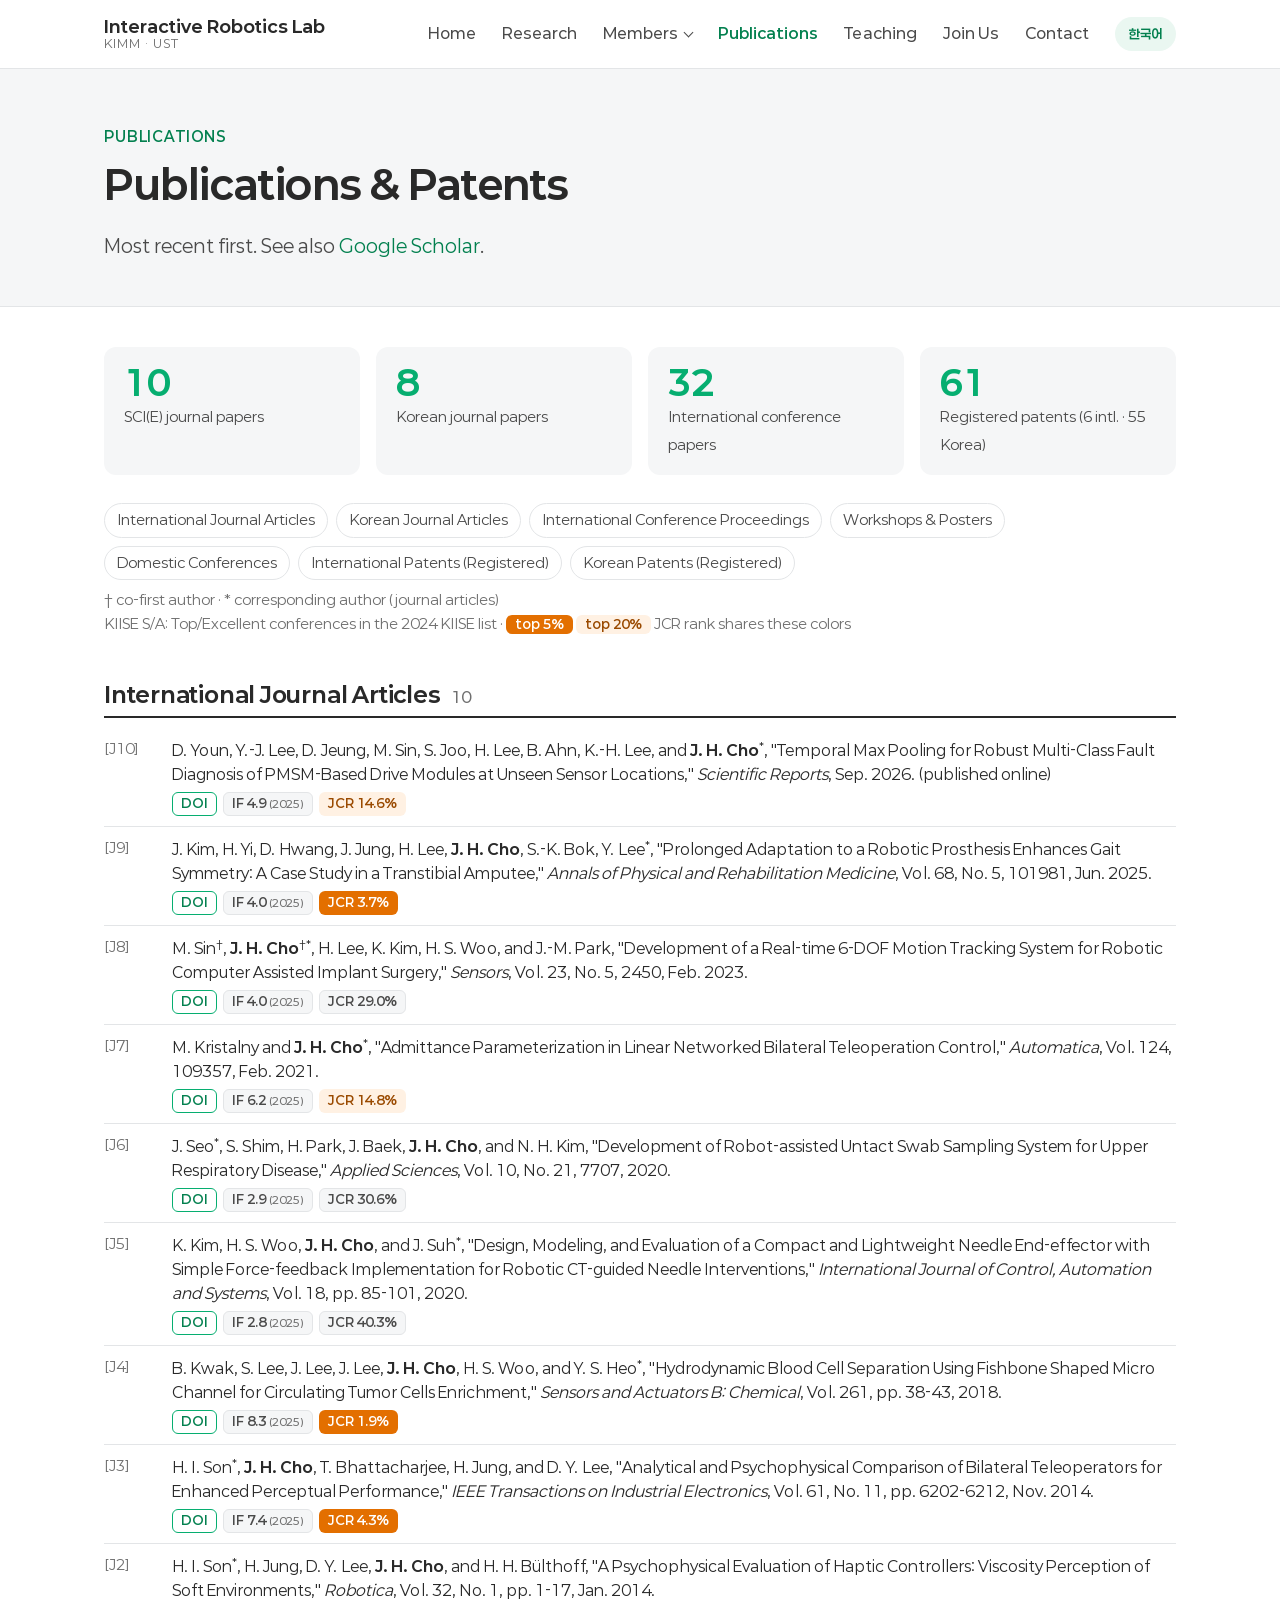
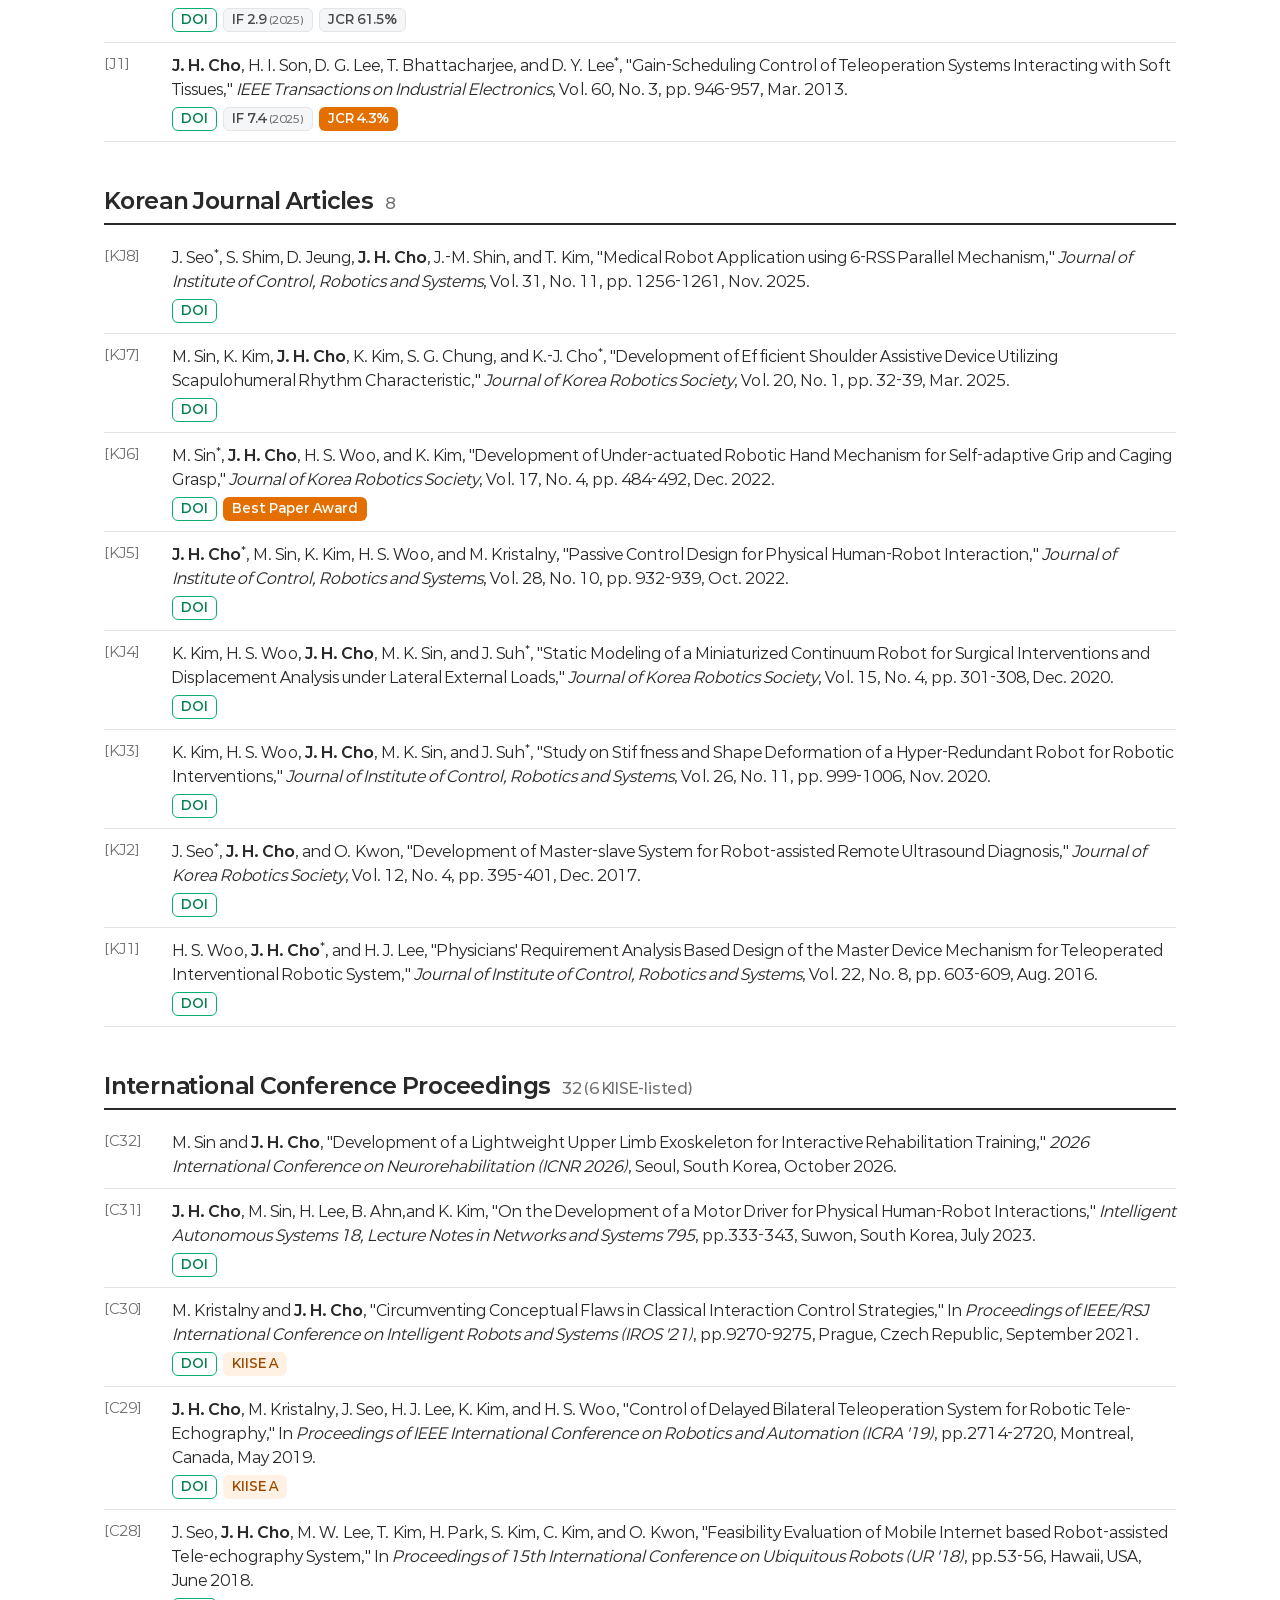
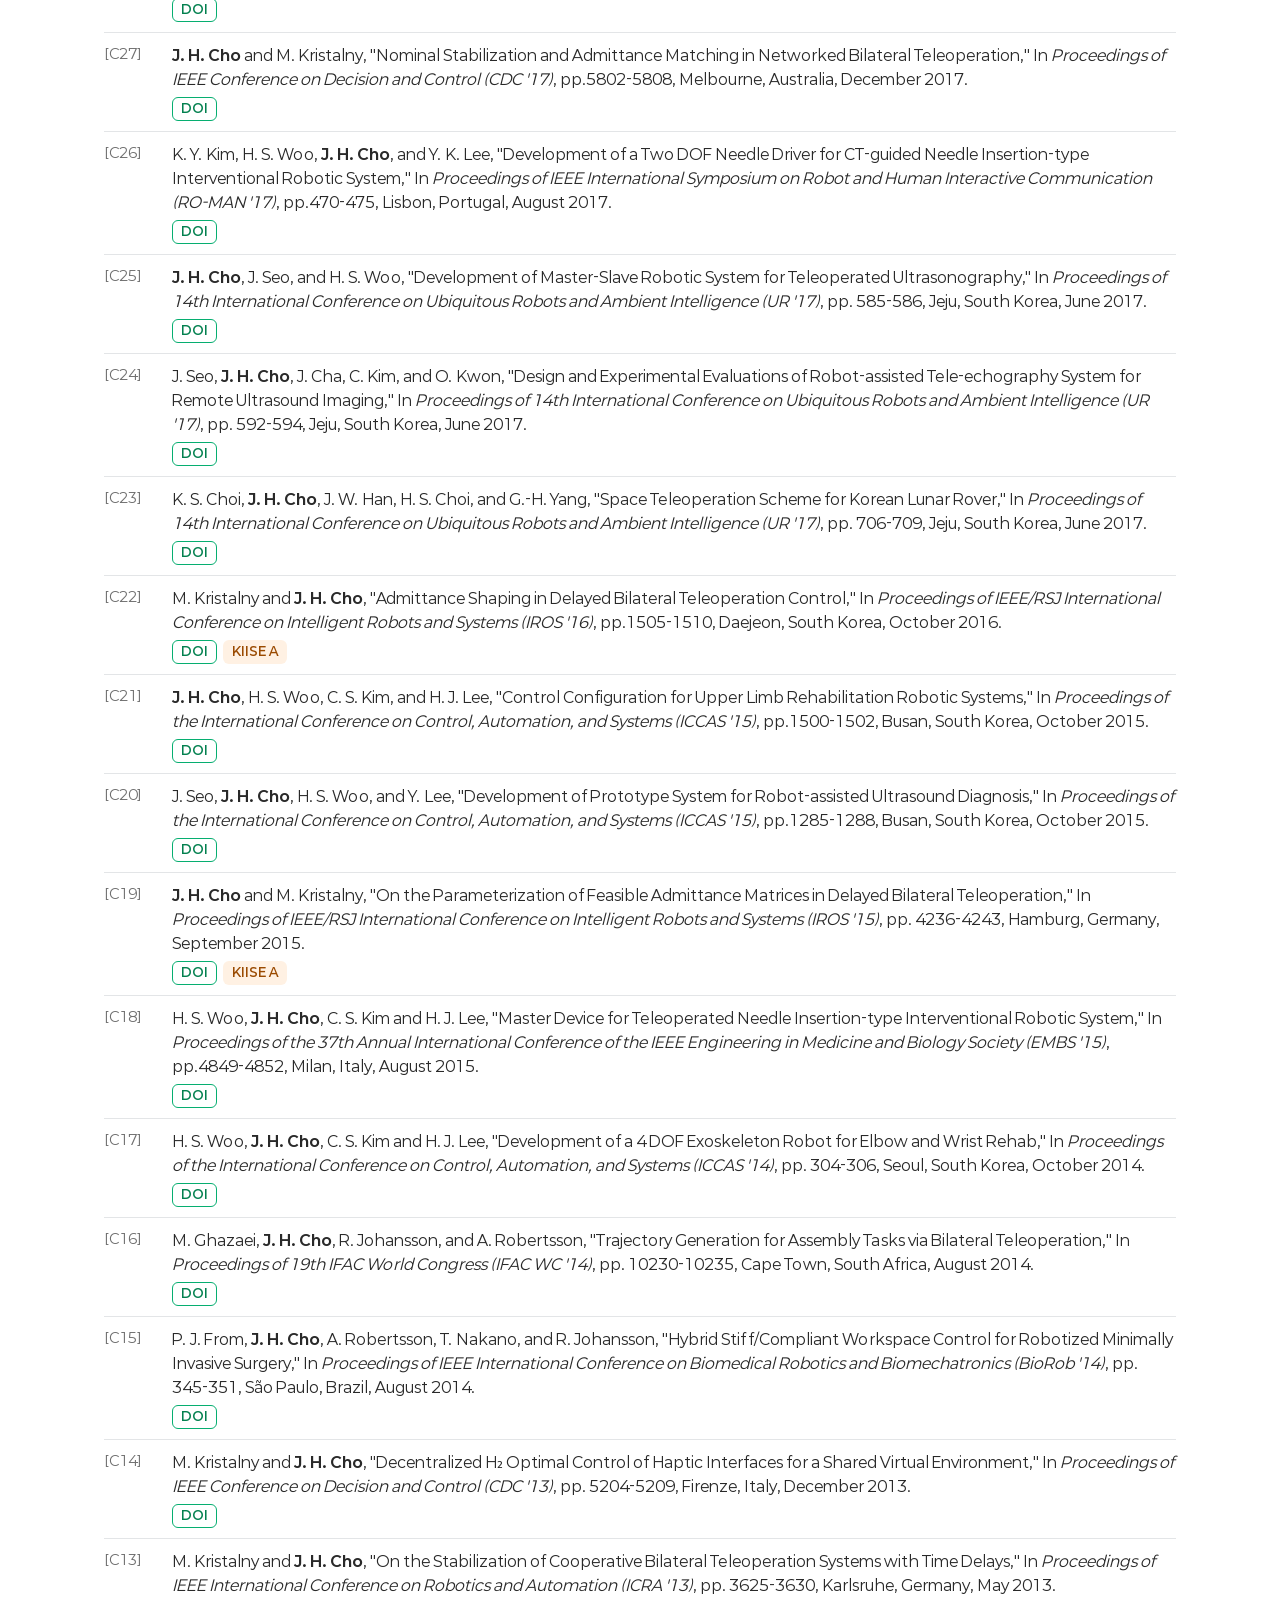
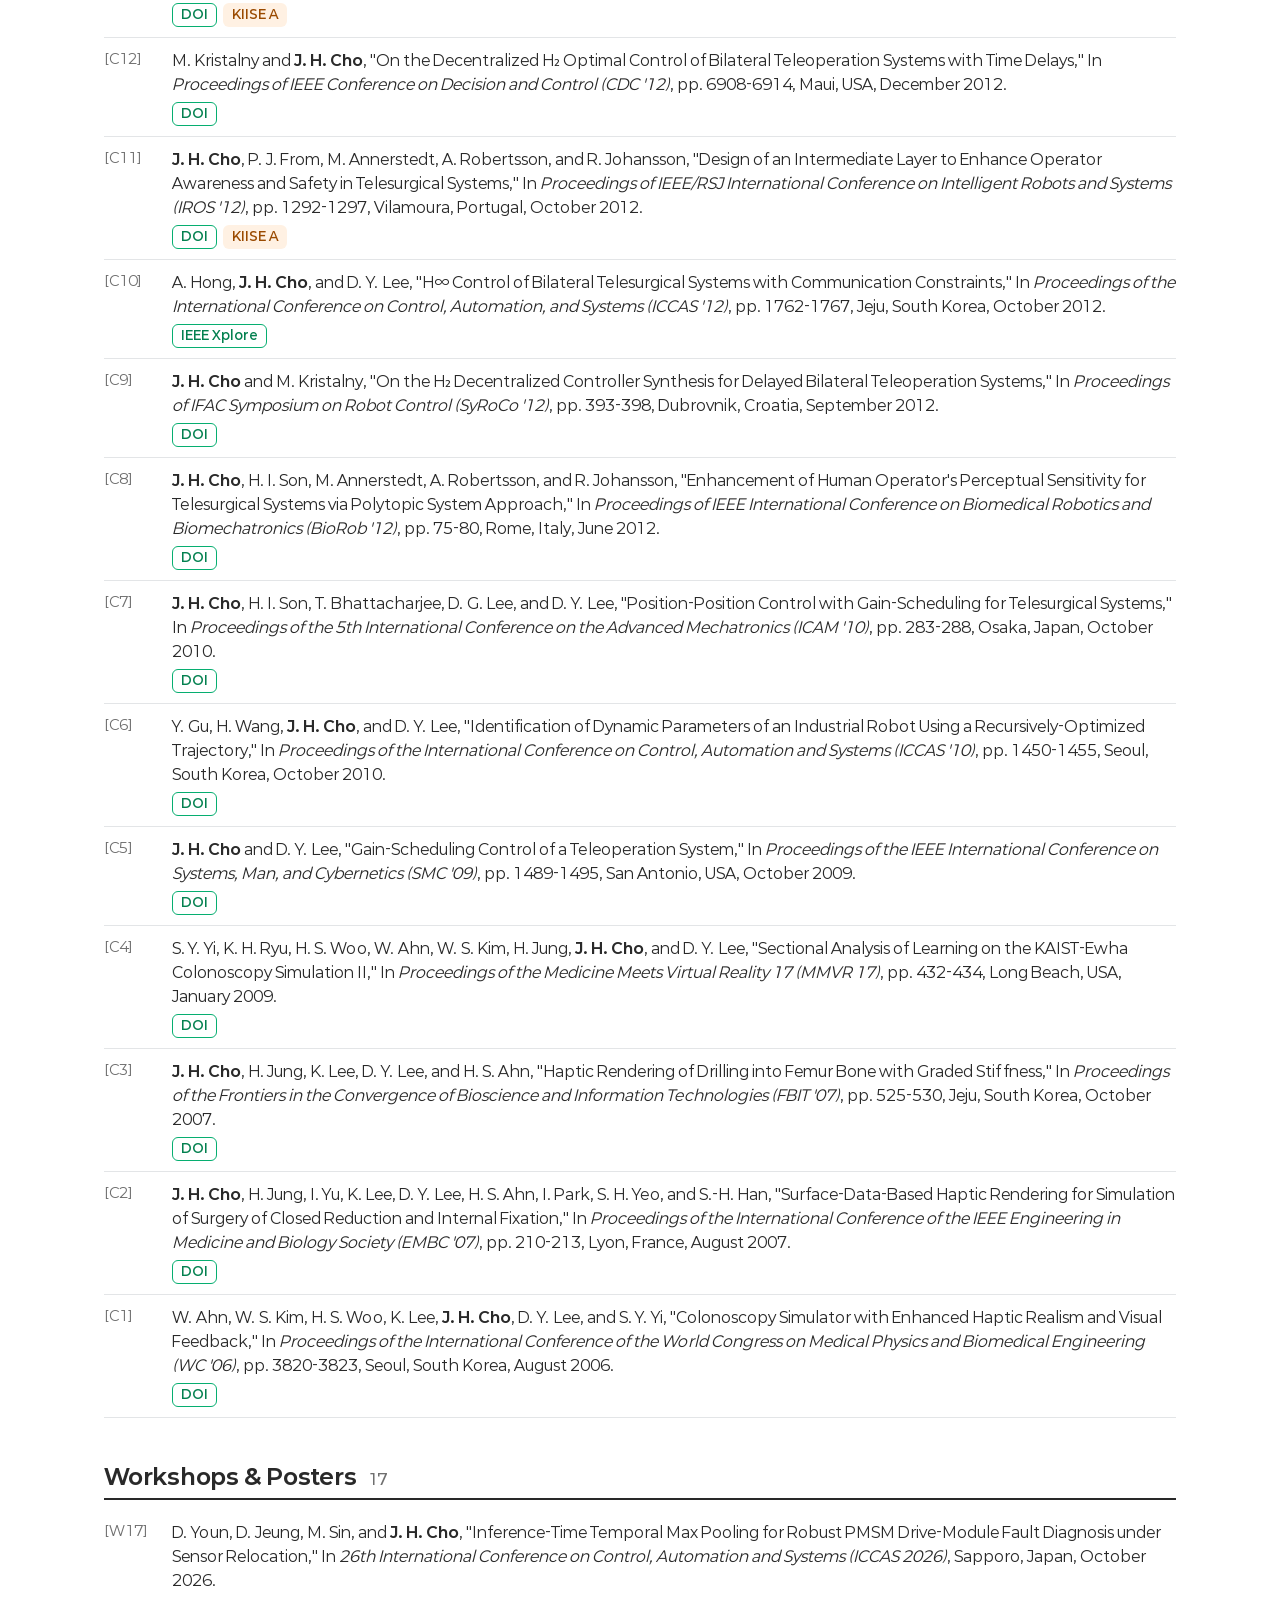
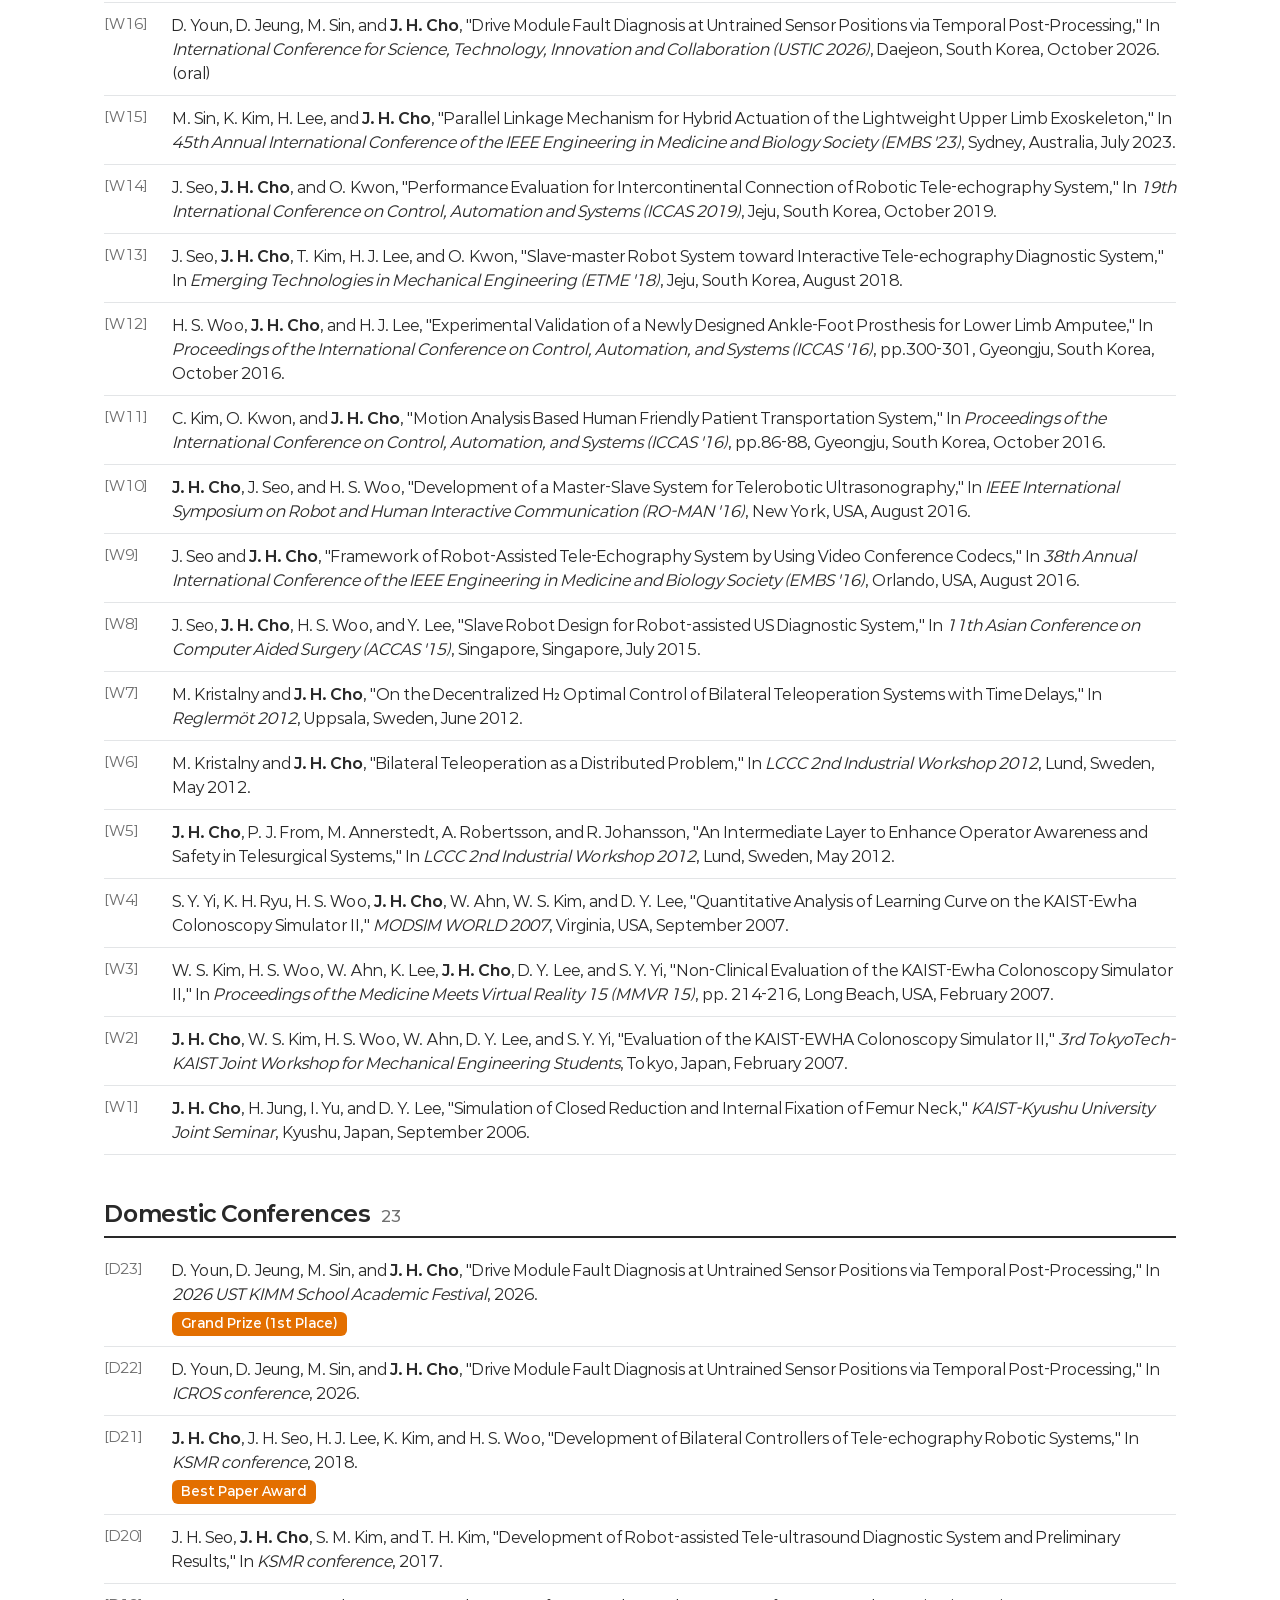
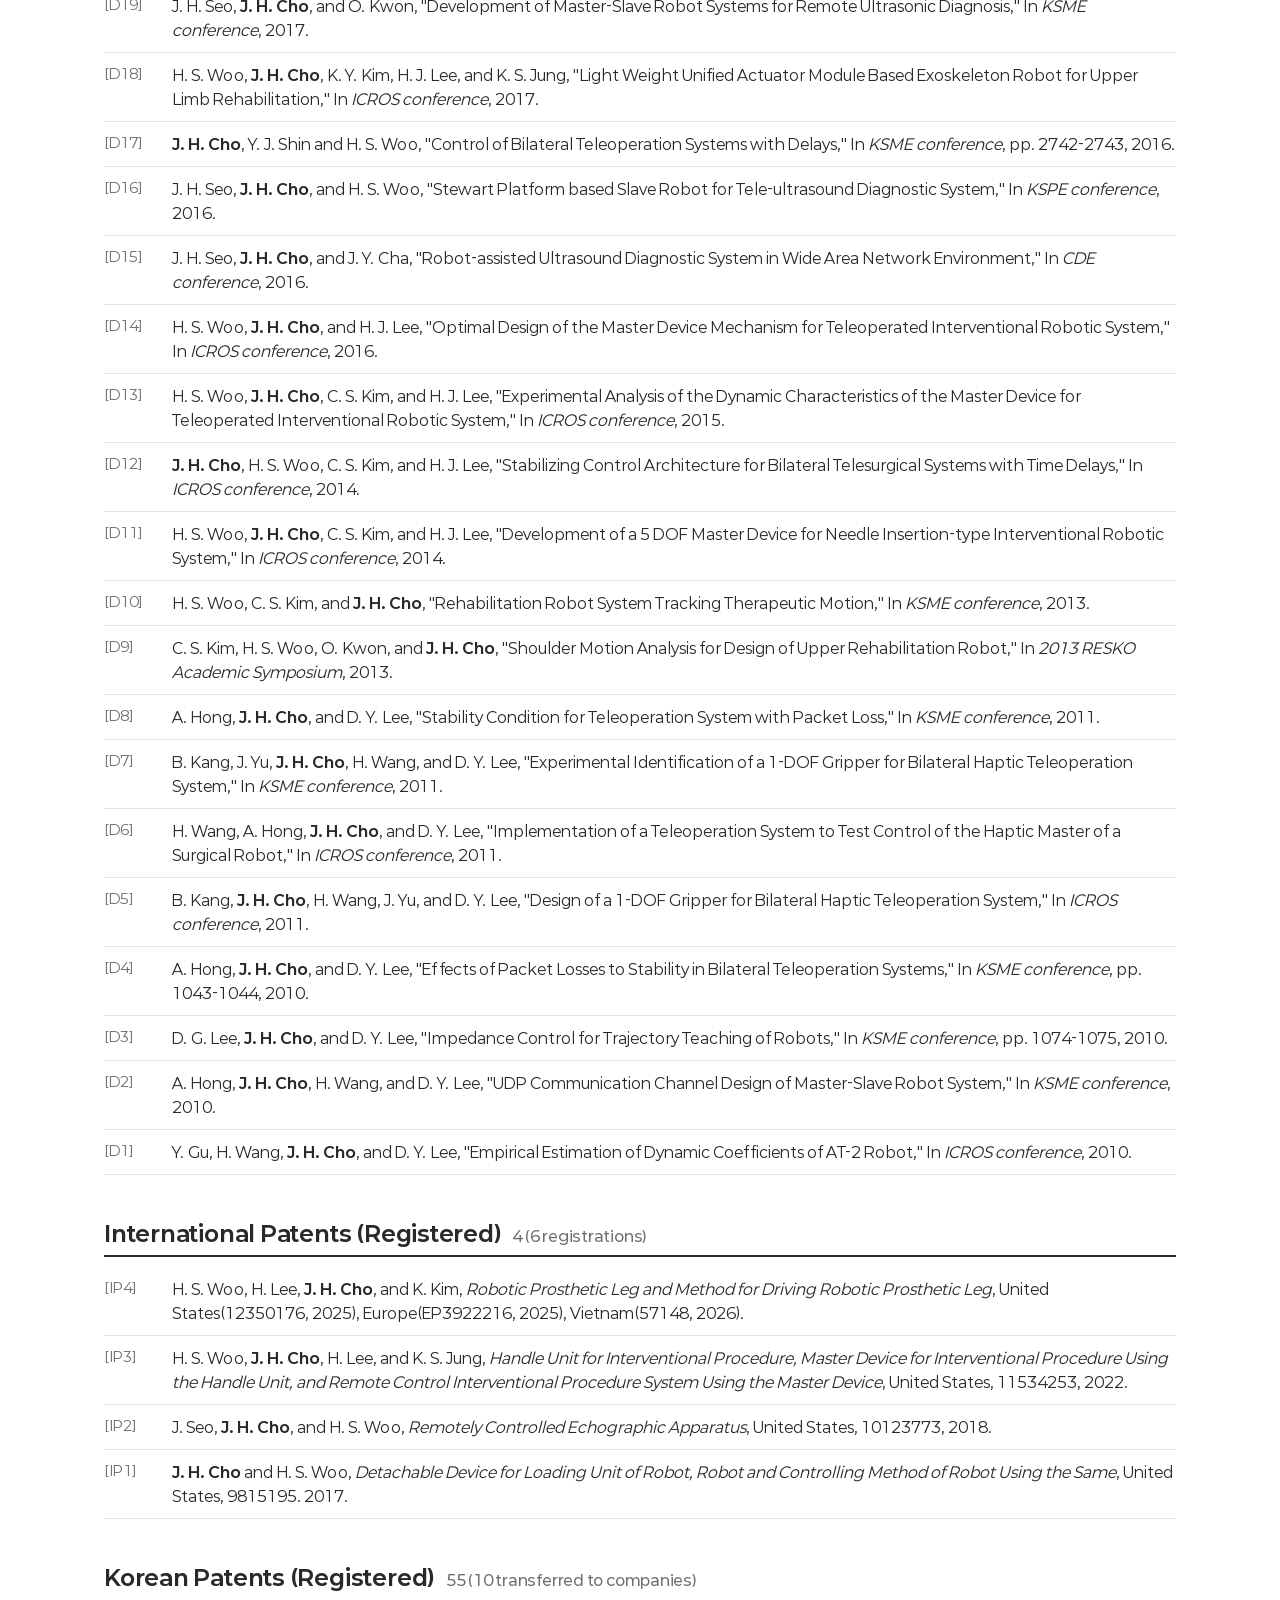
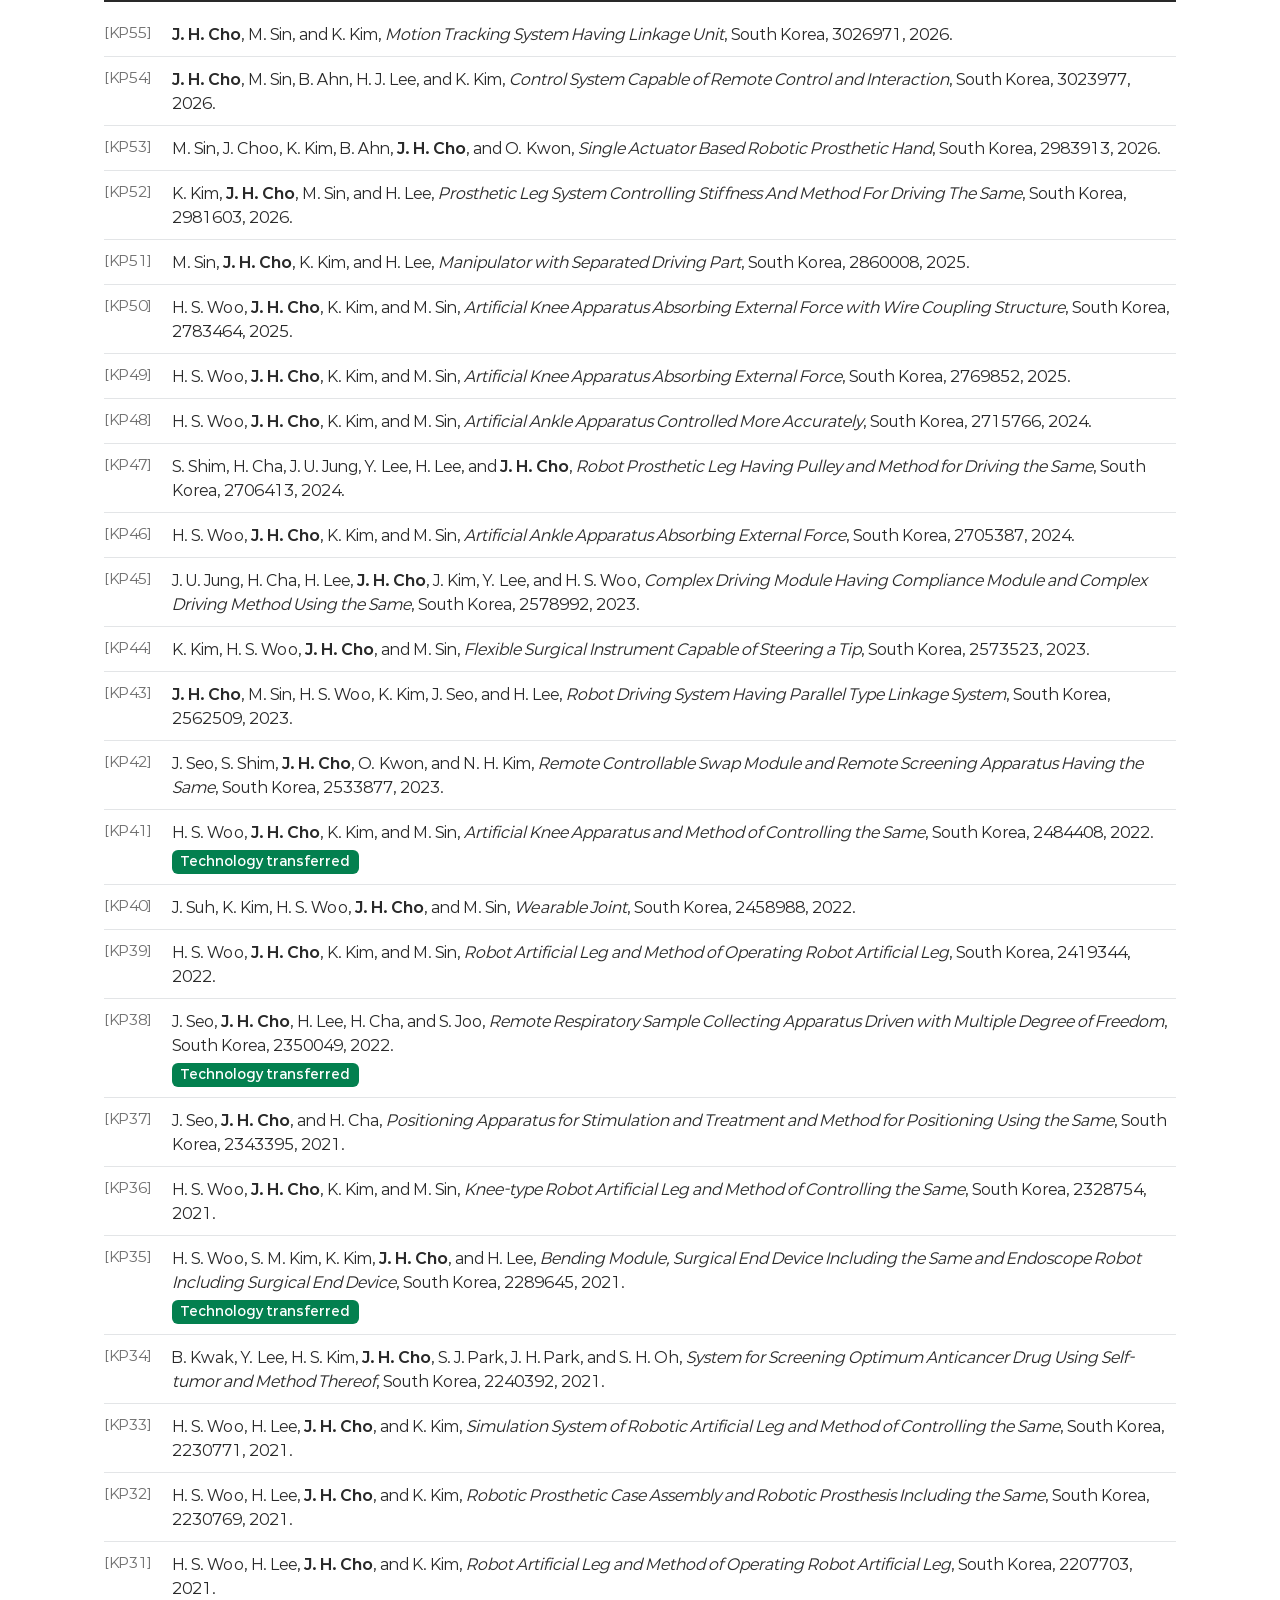
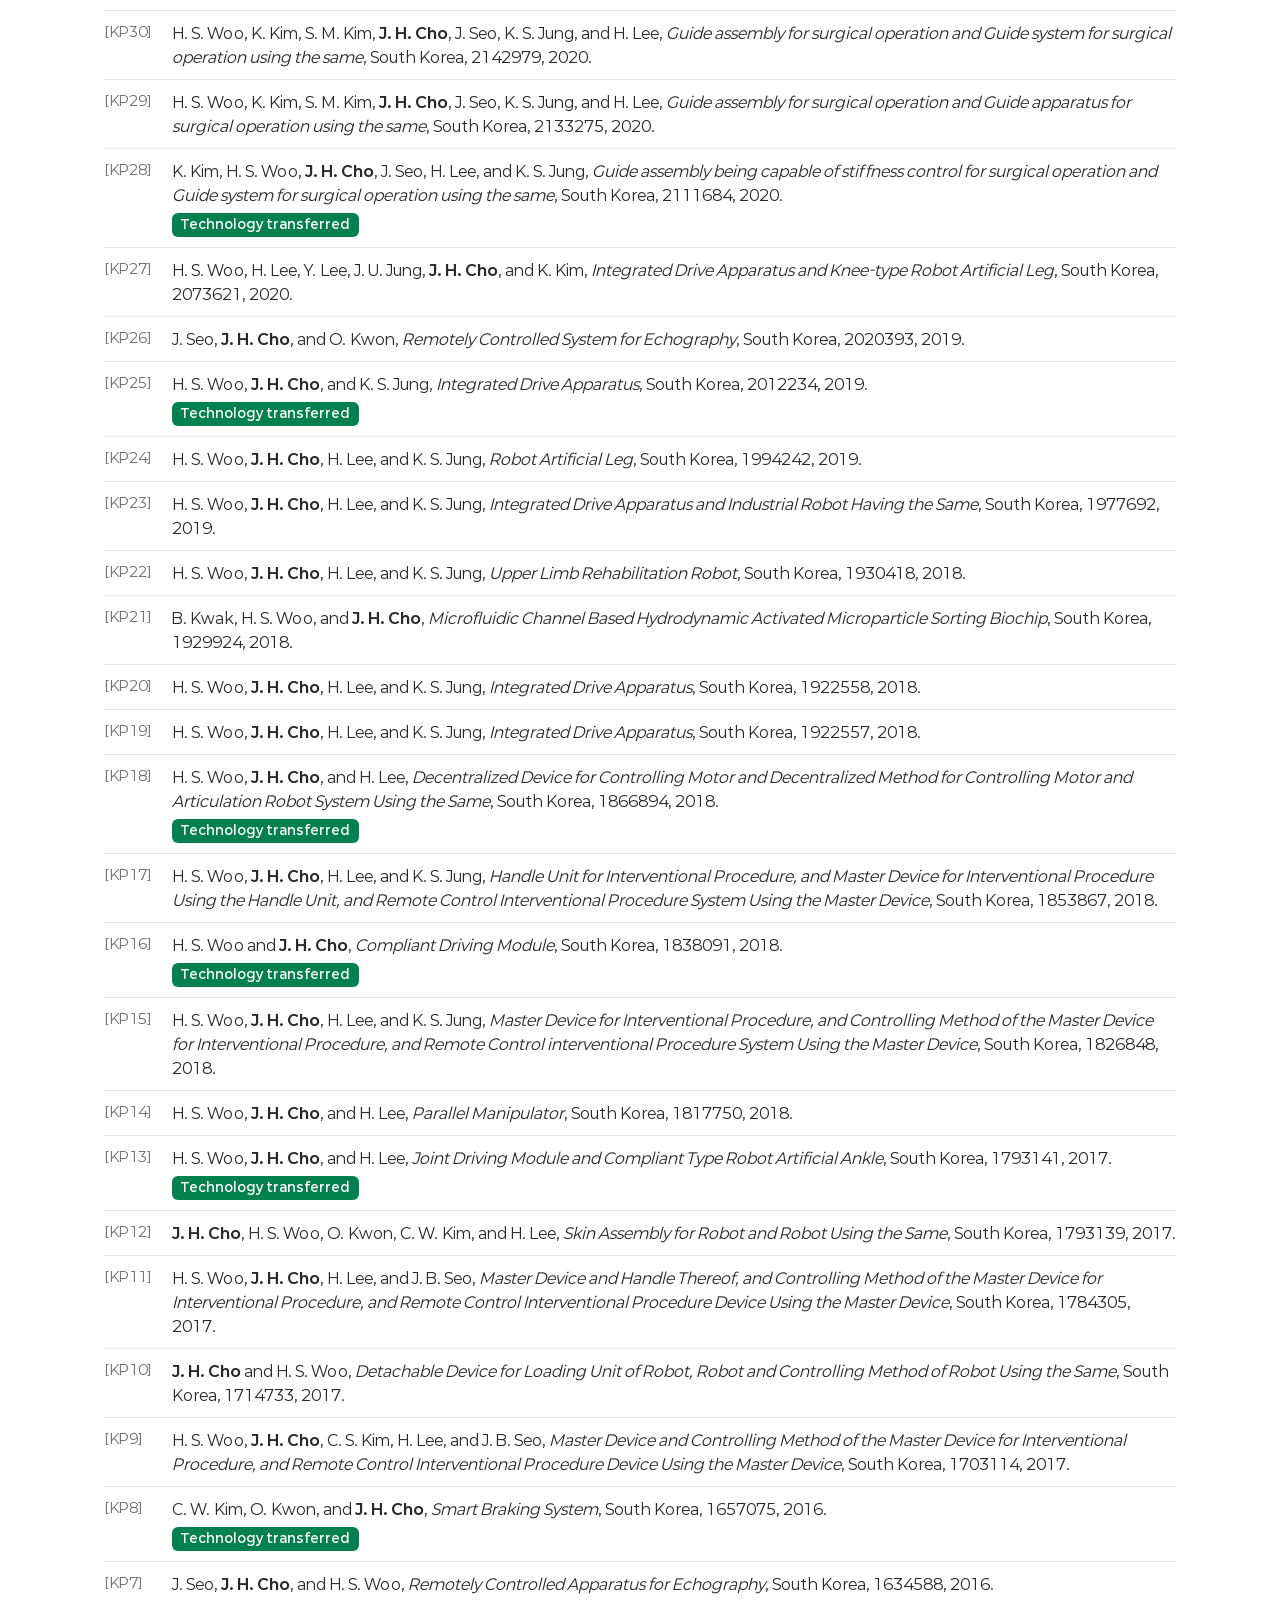
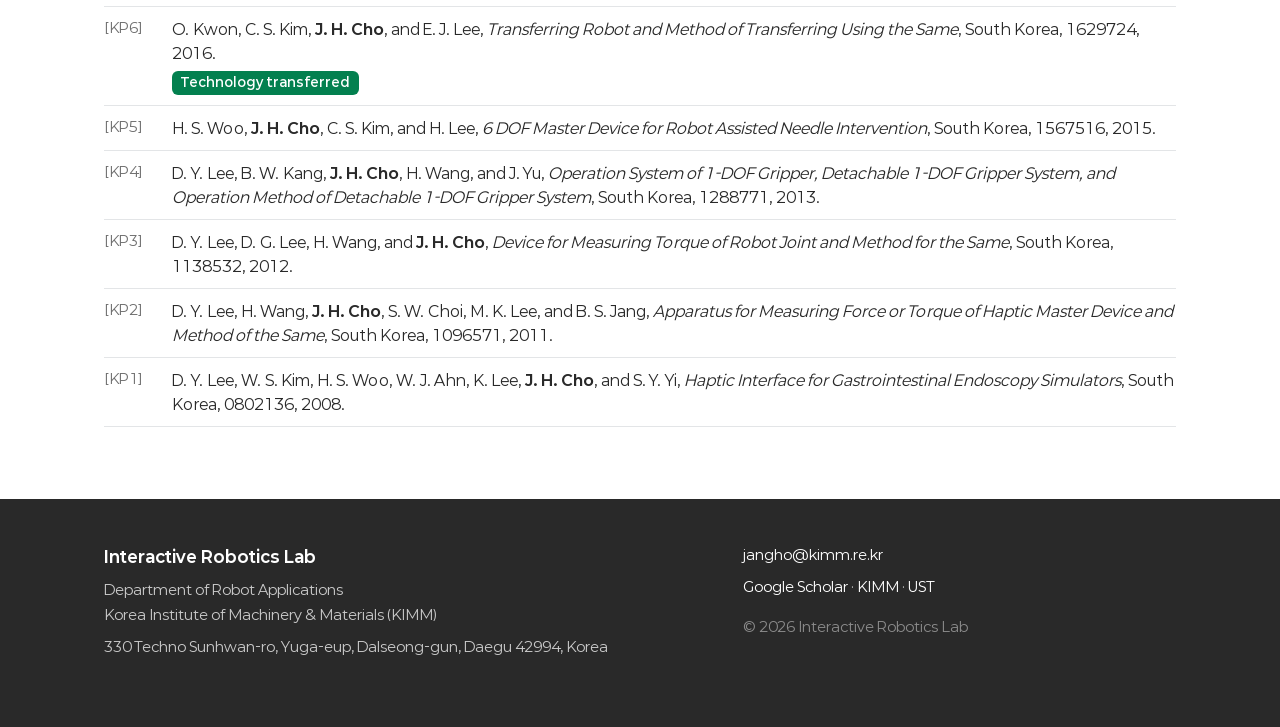
<file: publications.html>
<!doctype html>
<html lang="en" data-lang="en">
<head>
<meta charset="utf-8">
<meta name="viewport" content="width=device-width, initial-scale=1">
<title>Publications | Interactive Robotics Lab</title>
<meta name="description" content="Interactive Robotics Lab at KIMM and UST: robots that physically interact with people, for medical, rehabilitation, and diagnostic applications.">
<link rel="preload" href="assets/fonts/Paperlogy-4Regular.woff2" as="font" type="font/woff2" crossorigin>
<link rel="stylesheet" href="assets/css/style.css">
<script>
(function () {
  var d = document.documentElement, lang = null;
  try { lang = localStorage.getItem("irl-lang"); } catch (e) {}
  if (lang !== "en" && lang !== "ko") lang = /^ko/i.test(navigator.language || "") ? "ko" : "en";
  d.setAttribute("data-lang", lang); d.lang = lang;
})();
</script>
</head>
<body>
<a class="skip" href="#main">Skip to content</a>
<header class="site-header">
  <div class="wrap bar">
    <a class="brand" href="index.html">
      <span><b>Interactive Robotics Lab</b><small>KIMM · UST</small></span>
    </a>
    <button class="nav-toggle" aria-expanded="false" aria-controls="nav"><span></span><span class="sr">Menu</span></button>
    <nav id="nav" class="nav" aria-label="Main">
      <ul><li><a href="index.html"><span class="en">Home</span><span class="ko">홈</span></a></li><li><a href="research.html"><span class="en">Research</span><span class="ko">연구</span></a></li><li class="has-sub"><a href="members-pi.html" aria-haspopup="true"><span class="en">Members</span><span class="ko">구성원</span></a><ul class="sub"><li><a href="members-pi.html"><span class="en">Jang Ho Cho</span><span class="ko">조장호</span></a></li><li><a href="members-collaborators.html"><span class="en">Collaborators</span><span class="ko">공동연구진</span></a></li><li><a href="members-students.html"><span class="en">Researchers & Students</span><span class="ko">연구원·학생</span></a></li></ul></li><li><a href="publications.html" class="active"><span class="en">Publications</span><span class="ko">논문·특허</span></a></li><li><a href="teaching.html"><span class="en">Teaching</span><span class="ko">강의</span></a></li><li><a href="join.html"><span class="en">Join Us</span><span class="ko">지원 안내</span></a></li><li><a href="contact.html"><span class="en">Contact</span><span class="ko">연락처</span></a></li></ul>
      <button class="lang-toggle" type="button" aria-label="Switch language"><span class="en">한국어</span><span class="ko">English</span></button>
    </nav>
  </div>
</header>
<main id="main">
<section class="page-head"><div class="wrap">
<p class="eyebrow"><span class="en">Publications</span><span class="ko">논문·특허</span></p>
<h1><span class="en">Publications &amp; Patents</span><span class="ko">논문과 특허</span></h1>
<p class="lead"><span class="en">Most recent first. See also <a href="https://scholar.google.com/citations?sortby=pubdate&hl=en&user=ayS6TMIAAAAJ&view_op=list_works">Google Scholar</a>.</span><span class="ko">최신순입니다. <a href="https://scholar.google.com/citations?sortby=pubdate&hl=en&user=ayS6TMIAAAAJ&view_op=list_works">Google Scholar</a>에서도 보실 수 있습니다.</span></p>
</div></section>
<section class="wrap section-tight">
<div class="stats">
<div class="stat"><b>10</b><span><span class="en">SCI(E) journal papers</span><span class="ko">SCI(E) 논문</span></span></div>
<div class="stat"><b>8</b><span><span class="en">Korean journal papers</span><span class="ko">국내 학술지 논문</span></span></div>
<div class="stat"><b>32</b><span><span class="en">International conference papers</span><span class="ko">국제학술대회 논문</span></span></div>
<div class="stat"><b>61</b><span><span class="en">Registered patents (6 intl. · 55 Korea)</span><span class="ko">등록 특허 (해외 6 · 국내 55)</span></span></div>
</div><nav class="pills" aria-label="Sections">
<a href="#journal"><span class="en">International Journal Articles</span><span class="ko">국제 학술지 논문</span></a>
<a href="#korean-journal"><span class="en">Korean Journal Articles</span><span class="ko">국내 학술지 논문</span></a>
<a href="#conference"><span class="en">International Conference Proceedings</span><span class="ko">국제학술대회 논문</span></a>
<a href="#workshop"><span class="en">Workshops & Posters</span><span class="ko">워크숍·포스터</span></a>
<a href="#domestic"><span class="en">Domestic Conferences</span><span class="ko">국내 학술대회</span></a>
<a href="#patent-intl"><span class="en">International Patents (Registered)</span><span class="ko">해외 등록 특허</span></a>
<a href="#patent-kr"><span class="en">Korean Patents (Registered)</span><span class="ko">국내 등록 특허</span></a>
</nav><p class="note"><span class="en">† co-first author · * corresponding author (journal articles)</span><span class="ko">† 공동 제1저자 · * 교신저자 (학술지 논문)</span><br><span class="en">KIISE S/A: Top/Excellent conferences in the 2024 KIISE list · <span class="metric metric-top">top 5%</span> <span class="metric metric-kiise">top 20%</span> JCR rank shares these colors</span><span class="ko">최우수·우수학술대회: 2024년 한국정보과학회 우수학술대회 목록 기준 · JCR 순위도 같은 색으로 표시(<span class="metric metric-top">상위 5%</span> <span class="metric metric-kiise">상위 20%</span>)</span></p>
<h2 class="pub-h" id="journal"><span class="en">International Journal Articles</span><span class="ko">국제 학술지 논문</span> <small>10</small></h2><ol class="pubs">
<li><span class="num">[J10]</span><span>D. Youn, Y.-J. Lee, D. Jeung, M. Sin, S. Joo, H. Lee, B. Ahn, K.-H. Lee, and <strong>J. H. Cho</strong><sup>*</sup>, "Temporal Max Pooling for Robust Multi-Class Fault Diagnosis of PMSM-Based Drive Modules at Unseen Sensor Locations," <em>Scientific Reports</em>, Sep. 2026. (published online)<span class="metrics"><a class="metric metric-doi" href="https://doi.org/10.1038/s41598-026-73197-0">DOI</a><span class="metric">IF 4.9 <small>(2025)</small></span><span class="metric metric-kiise">JCR 14.6%</span></span></span></li>
<li><span class="num">[J9]</span><span>J. Kim, H. Yi, D. Hwang, J. Jung, H. Lee, <strong>J. H. Cho</strong>, S.-K. Bok, Y. Lee<sup>*</sup>, "Prolonged Adaptation to a Robotic Prosthesis Enhances Gait Symmetry: A Case Study in a Transtibial Amputee," <em>Annals of Physical and Rehabilitation Medicine</em>, Vol. 68, No. 5, 101981, Jun. 2025.<span class="metrics"><a class="metric metric-doi" href="https://doi.org/10.1016/j.rehab.2025.101981">DOI</a><span class="metric">IF 4.0 <small>(2025)</small></span><span class="metric metric-top">JCR 3.7%</span></span></span></li>
<li><span class="num">[J8]</span><span>M. Sin<sup>†</sup>, <strong>J. H. Cho</strong><sup>†</sup><sup>*</sup>, H. Lee, K. Kim, H. S. Woo, and J.-M. Park, "Development of a Real-time 6-DOF Motion Tracking System for Robotic Computer Assisted Implant Surgery," <em>Sensors</em>, Vol. 23, No. 5, 2450, Feb. 2023.<span class="metrics"><a class="metric metric-doi" href="https://doi.org/10.3390/s23052450">DOI</a><span class="metric">IF 4.0 <small>(2025)</small></span><span class="metric">JCR 29.0%</span></span></span></li>
<li><span class="num">[J7]</span><span>M. Kristalny and <strong>J. H. Cho</strong><sup>*</sup>, "Admittance Parameterization in Linear Networked Bilateral Teleoperation Control," <em>Automatica</em>, Vol. 124, 109357, Feb. 2021.<span class="metrics"><a class="metric metric-doi" href="https://doi.org/10.1016/j.automatica.2020.109357">DOI</a><span class="metric">IF 6.2 <small>(2025)</small></span><span class="metric metric-kiise">JCR 14.8%</span></span></span></li>
<li><span class="num">[J6]</span><span>J. Seo<sup>*</sup>, S. Shim, H. Park, J. Baek, <strong>J. H. Cho</strong>, and N. H. Kim, "Development of Robot-assisted Untact Swab Sampling System for Upper Respiratory Disease," <em>Applied Sciences</em>, Vol. 10, No. 21, 7707, 2020.<span class="metrics"><a class="metric metric-doi" href="https://doi.org/10.3390/app10217707">DOI</a><span class="metric">IF 2.9 <small>(2025)</small></span><span class="metric">JCR 30.6%</span></span></span></li>
<li><span class="num">[J5]</span><span>K. Kim, H. S. Woo, <strong>J. H. Cho</strong>, and J. Suh<sup>*</sup>, "Design, Modeling, and Evaluation of a Compact and Lightweight Needle End-effector with Simple Force-feedback Implementation for Robotic CT-guided Needle Interventions," <em>International Journal of Control, Automation and Systems</em>, Vol. 18, pp. 85-101, 2020.<span class="metrics"><a class="metric metric-doi" href="https://doi.org/10.1007/s12555-019-0235-x">DOI</a><span class="metric">IF 2.8 <small>(2025)</small></span><span class="metric">JCR 40.3%</span></span></span></li>
<li><span class="num">[J4]</span><span>B. Kwak, S. Lee, J. Lee, J. Lee, <strong>J. H. Cho</strong>, H. S. Woo, and Y. S. Heo<sup>*</sup>, "Hydrodynamic Blood Cell Separation Using Fishbone Shaped Micro Channel for Circulating Tumor Cells Enrichment," <em>Sensors and Actuators B: Chemical</em>, Vol. 261, pp. 38-43, 2018.<span class="metrics"><a class="metric metric-doi" href="https://doi.org/10.1016/j.snb.2018.01.135">DOI</a><span class="metric">IF 8.3 <small>(2025)</small></span><span class="metric metric-top">JCR 1.9%</span></span></span></li>
<li><span class="num">[J3]</span><span>H. I. Son<sup>*</sup>, <strong>J. H. Cho</strong>, T. Bhattacharjee, H. Jung, and D. Y. Lee, "Analytical and Psychophysical Comparison of Bilateral Teleoperators for Enhanced Perceptual Performance," <em>IEEE Transactions on Industrial Electronics</em>, Vol. 61, No. 11, pp. 6202-6212, Nov. 2014.<span class="metrics"><a class="metric metric-doi" href="https://doi.org/10.1109/tie.2014.2314058">DOI</a><span class="metric">IF 7.4 <small>(2025)</small></span><span class="metric metric-top">JCR 4.3%</span></span></span></li>
<li><span class="num">[J2]</span><span>H. I. Son<sup>*</sup>, H. Jung, D. Y. Lee, <strong>J. H. Cho</strong>, and H. H. Bülthoff, "A Psychophysical Evaluation of Haptic Controllers: Viscosity Perception of Soft Environments," <em>Robotica</em>, Vol. 32, No. 1, pp. 1-17, Jan. 2014.<span class="metrics"><a class="metric metric-doi" href="https://doi.org/10.1017/s0263574713000593">DOI</a><span class="metric">IF 2.9 <small>(2025)</small></span><span class="metric">JCR 61.5%</span></span></span></li>
<li><span class="num">[J1]</span><span><strong>J. H. Cho</strong>, H. I. Son, D. G. Lee, T. Bhattacharjee, and D. Y. Lee<sup>*</sup>, "Gain-Scheduling Control of Teleoperation Systems Interacting with Soft Tissues," <em>IEEE Transactions on Industrial Electronics</em>, Vol. 60, No. 3, pp. 946-957, Mar. 2013.<span class="metrics"><a class="metric metric-doi" href="https://doi.org/10.1109/tie.2012.2189537">DOI</a><span class="metric">IF 7.4 <small>(2025)</small></span><span class="metric metric-top">JCR 4.3%</span></span></span></li>
</ol>
<h2 class="pub-h" id="korean-journal"><span class="en">Korean Journal Articles</span><span class="ko">국내 학술지 논문</span> <small>8</small></h2><ol class="pubs">
<li><span class="num">[KJ8]</span><span><span class="en">J. Seo<sup>*</sup>, S. Shim, D. Jeung, <strong>J. H. Cho</strong>, J.-M. Shin, and T. Kim, "Medical Robot Application using 6-RSS Parallel Mechanism," <em>Journal of Institute of Control, Robotics and Systems</em>, Vol. 31, No. 11, pp. 1256-1261, Nov. 2025.</span><span class="ko">서준호<sup>*</sup>, 심성보, 정덕기, <strong>조장호</strong>, 신재민, 김태훈, "6-RSS 병렬 기구의 수술 및 진단 로봇 응용," <em>제어로봇시스템학회 논문지</em>, 제31권 제11호, pp. 1256-1261, 2025년 11월.</span><span class="metrics"><a class="metric metric-doi" href="https://doi.org/10.5302/j.icros.2025.25.0220">DOI</a></span></span></li>
<li><span class="num">[KJ7]</span><span><span class="en">M. Sin, K. Kim, <strong>J. H. Cho</strong>, K. Kim, S. G. Chung, and K.-J. Cho<sup>*</sup>, "Development of Efficient Shoulder Assistive Device Utilizing Scapulohumeral Rhythm Characteristic," <em>Journal of Korea Robotics Society</em>, Vol. 20, No. 1, pp. 32-39, Mar. 2025.</span><span class="ko">신민기, 김기영, <strong>조장호</strong>, 김기원, 정성근, 조규진<sup>*</sup>, "견갑상완 리듬 특성을 활용한 효율적 어깨 보조장치 개발," <em>로봇학회 논문지</em>, 제20권 제1호, pp. 32-39, 2025년 3월.</span><span class="metrics"><a class="metric metric-doi" href="https://doi.org/10.7746/jkros.2025.20.1.032">DOI</a></span></span></li>
<li><span class="num">[KJ6]</span><span><span class="en">M. Sin<sup>*</sup>, <strong>J. H. Cho</strong>, H. S. Woo, and K. Kim, "Development of Under-actuated Robotic Hand Mechanism for Self-adaptive Grip and Caging Grasp," <em>Journal of Korea Robotics Society</em>, Vol. 17, No. 4, pp. 484-492, Dec. 2022.</span><span class="ko">신민기<sup>*</sup>, <strong>조장호</strong>, 우현수, 김기영, "형상적응형 파지와 케이징 파지가 가능한 부족구동 기반 로봇 의수 메커니즘 개발," <em>로봇학회 논문지</em>, 제17권 제4호, pp. 484-492, 2022년 12월.</span><span class="metrics"><a class="metric metric-doi" href="https://doi.org/10.7746/jkros.2022.17.4.484">DOI</a><span class="metric metric-top"><span class="en">Best Paper Award</span><span class="ko">우수논문상</span></span></span></span></li>
<li><span class="num">[KJ5]</span><span><span class="en"><strong>J. H. Cho</strong><sup>*</sup>, M. Sin, K. Kim, H. S. Woo, and M. Kristalny, "Passive Control Design for Physical Human-Robot Interaction," <em>Journal of Institute of Control, Robotics and Systems</em>, Vol. 28, No. 10, pp. 932-939, Oct. 2022.</span><span class="ko"><strong>조장호</strong><sup>*</sup>, 신민기, 김기영, 우현수, Maxim Kristalny, "물리적 인간-로봇 상호작용을 위한 수동적 제어기의 설계," <em>제어로봇시스템학회 논문지</em>, 제28권 제10호, pp. 932-939, 2022년 10월.</span><span class="metrics"><a class="metric metric-doi" href="https://doi.org/10.5302/j.icros.2022.22.0151">DOI</a></span></span></li>
<li><span class="num">[KJ4]</span><span><span class="en">K. Kim, H. S. Woo, <strong>J. H. Cho</strong>, M. K. Sin, and J. Suh<sup>*</sup>, "Static Modeling of a Miniaturized Continuum Robot for Surgical Interventions and Displacement Analysis under Lateral External Loads," <em>Journal of Korea Robotics Society</em>, Vol. 15, No. 4, pp. 301-308, Dec. 2020.</span><span class="ko">김기영, 우현수, <strong>조장호</strong>, 신민기, 서정욱<sup>*</sup>, "중재 시술 적용을 위한 소형 연속체 로봇의 정역학 모델링 및 외부 측면 하중에 의한 변위 분석," <em>로봇학회 논문지</em>, 제15권 제4호, pp. 301-308, 2020년 12월.</span><span class="metrics"><a class="metric metric-doi" href="https://doi.org/10.7746/jkros.2020.15.4.301">DOI</a></span></span></li>
<li><span class="num">[KJ3]</span><span><span class="en">K. Kim, H. S. Woo, <strong>J. H. Cho</strong>, M. K. Sin, and J. Suh<sup>*</sup>, "Study on Stiffness and Shape Deformation of a Hyper-Redundant Robot for Robotic Interventions," <em>Journal of Institute of Control, Robotics and Systems</em>, Vol. 26, No. 11, pp. 999-1006, Nov. 2020.</span><span class="ko">김기영, 우현수, <strong>조장호</strong>, 신민기, 서정욱<sup>*</sup>, "로봇 중재 시술을 위한 하이퍼-리던던트 로봇의 강성 및 형상 변형에 관한 연구," <em>제어로봇시스템학회 논문지</em>, 제26권 제11호, pp. 999-1006, 2020년 11월.</span><span class="metrics"><a class="metric metric-doi" href="https://doi.org/10.5302/j.icros.2020.20.0089">DOI</a></span></span></li>
<li><span class="num">[KJ2]</span><span><span class="en">J. Seo<sup>*</sup>, <strong>J. H. Cho</strong>, and O. Kwon, "Development of Master-slave System for Robot-assisted Remote Ultrasound Diagnosis," <em>Journal of Korea Robotics Society</em>, Vol. 12, No. 4, pp. 395-401, Dec. 2017.</span><span class="ko">서준호<sup>*</sup>, <strong>조장호</strong>, 권오원, "로봇 지원 원격 초음파 영상진단을 위한 마스터-슬레이브 시스템의 개발," <em>로봇학회 논문지</em>, 제12권 제4호, pp. 395-401, 2017년 12월.</span><span class="metrics"><a class="metric metric-doi" href="https://doi.org/10.7746/jkros.2017.12.4.395">DOI</a></span></span></li>
<li><span class="num">[KJ1]</span><span><span class="en">H. S. Woo, <strong>J. H. Cho</strong><sup>*</sup>, and H. J. Lee, "Physicians' Requirement Analysis Based Design of the Master Device Mechanism for Teleoperated Interventional Robotic System," <em>Journal of Institute of Control, Robotics and Systems</em>, Vol. 22, No. 8, pp. 603-609, Aug. 2016.</span><span class="ko">우현수, <strong>조장호</strong><sup>*</sup>, 이혁진, "원격 중재시술용 마스터장치에 대한 의료진 요구분석 및 이를 반영한 메커니즘 설계," <em>제어로봇시스템학회 논문지</em>, 제22권 제8호, pp. 603-609, 2016년 8월.</span><span class="metrics"><a class="metric metric-doi" href="https://doi.org/10.5302/j.icros.2016.16.0128">DOI</a></span></span></li>
</ol>
<h2 class="pub-h" id="conference"><span class="en">International Conference Proceedings</span><span class="ko">국제학술대회 논문</span> <small>32 <span class="en">(6 KIISE-listed)</span><span class="ko">(우수학술대회 6)</span></small></h2><ol class="pubs">
<li><span class="num">[C32]</span><span>M. Sin and <strong>J. H. Cho</strong>, "Development of a Lightweight Upper Limb Exoskeleton for Interactive Rehabilitation Training," <em>2026 International Conference on Neurorehabilitation (ICNR 2026)</em>, Seoul, South Korea, October 2026.</span></li>
<li><span class="num">[C31]</span><span><strong>J. H. Cho</strong>, M. Sin, H. Lee, B. Ahn,and K. Kim, "On the Development of a Motor Driver for Physical Human-Robot Interactions," <em>Intelligent Autonomous Systems 18, Lecture Notes in Networks and Systems 795</em>, pp.333-343, Suwon, South Korea, July 2023.<span class="metrics"><a class="metric metric-doi" href="https://doi.org/10.1007/978-3-031-44851-5_25">DOI</a></span></span></li>
<li><span class="num">[C30]</span><span>M. Kristalny and <strong>J. H. Cho</strong>, "Circumventing Conceptual Flaws in Classical Interaction Control Strategies," In <em>Proceedings of IEEE/RSJ International Conference on Intelligent Robots and Systems (IROS '21)</em>, pp.9270-9275, Prague, Czech Republic, September 2021.<span class="metrics"><a class="metric metric-doi" href="https://doi.org/10.1109/iros51168.2021.9636476">DOI</a><span class="metric metric-kiise"><span class="en">KIISE A</span><span class="ko">우수학술대회</span></span></span></span></li>
<li><span class="num">[C29]</span><span><strong>J. H. Cho</strong>, M. Kristalny, J. Seo, H. J. Lee, K. Kim, and H. S. Woo, "Control of Delayed Bilateral Teleoperation System for Robotic Tele-Echography," In <em>Proceedings of IEEE International Conference on Robotics and Automation (ICRA '19)</em>, pp.2714-2720, Montreal, Canada, May 2019.<span class="metrics"><a class="metric metric-doi" href="https://doi.org/10.1109/icra.2019.8794196">DOI</a><span class="metric metric-kiise"><span class="en">KIISE A</span><span class="ko">우수학술대회</span></span></span></span></li>
<li><span class="num">[C28]</span><span>J. Seo, <strong>J. H. Cho</strong>, M. W. Lee, T. Kim, H. Park, S. Kim, C. Kim, and O. Kwon, "Feasibility Evaluation of Mobile Internet based Robot-assisted Tele-echography System," In <em>Proceedings of 15th International Conference on Ubiquitous Robots (UR '18)</em>, pp.53-56, Hawaii, USA, June 2018.<span class="metrics"><a class="metric metric-doi" href="https://doi.org/10.1109/urai.2018.8441922">DOI</a></span></span></li>
<li><span class="num">[C27]</span><span><strong>J. H. Cho</strong> and M. Kristalny, "Nominal Stabilization and Admittance Matching in Networked Bilateral Teleoperation," In <em>Proceedings of IEEE Conference on Decision and Control (CDC '17)</em>, pp.5802-5808, Melbourne, Australia, December 2017.<span class="metrics"><a class="metric metric-doi" href="https://doi.org/10.1109/cdc.2017.8264536">DOI</a></span></span></li>
<li><span class="num">[C26]</span><span>K. Y. Kim, H. S. Woo, <strong>J. H. Cho</strong>, and Y. K. Lee, "Development of a Two DOF Needle Driver for CT-guided Needle Insertion-type Interventional Robotic System," In <em>Proceedings of IEEE International Symposium on Robot and Human Interactive Communication (RO-MAN '17)</em>, pp.470-475, Lisbon, Portugal, August 2017.<span class="metrics"><a class="metric metric-doi" href="https://doi.org/10.1109/roman.2017.8172344">DOI</a></span></span></li>
<li><span class="num">[C25]</span><span><strong>J. H. Cho</strong>, J. Seo, and H. S. Woo, "Development of Master-Slave Robotic System for Teleoperated Ultrasonography," In <em>Proceedings of 14th International Conference on Ubiquitous Robots and Ambient Intelligence (UR '17)</em>, pp. 585-586, Jeju, South Korea, June 2017.<span class="metrics"><a class="metric metric-doi" href="https://doi.org/10.1109/urai.2017.7992676">DOI</a></span></span></li>
<li><span class="num">[C24]</span><span>J. Seo, <strong>J. H. Cho</strong>, J. Cha, C. Kim, and O. Kwon, "Design and Experimental Evaluations of Robot-assisted Tele-echography System for Remote Ultrasound Imaging," In <em>Proceedings of 14th International Conference on Ubiquitous Robots and Ambient Intelligence (UR '17)</em>, pp. 592-594, Jeju, South Korea, June 2017.<span class="metrics"><a class="metric metric-doi" href="https://doi.org/10.1109/urai.2017.7992679">DOI</a></span></span></li>
<li><span class="num">[C23]</span><span>K. S. Choi, <strong>J. H. Cho</strong>, J. W. Han, H. S. Choi, and G.-H. Yang, "Space Teleoperation Scheme for Korean Lunar Rover," In <em>Proceedings of 14th International Conference on Ubiquitous Robots and Ambient Intelligence (UR '17)</em>, pp. 706-709, Jeju, South Korea, June 2017.<span class="metrics"><a class="metric metric-doi" href="https://doi.org/10.1109/urai.2017.7992805">DOI</a></span></span></li>
<li><span class="num">[C22]</span><span>M. Kristalny and <strong>J. H. Cho</strong>, "Admittance Shaping in Delayed Bilateral Teleoperation Control," In <em>Proceedings of IEEE/RSJ International Conference on Intelligent Robots and Systems (IROS '16)</em>, pp.1505-1510, Daejeon, South Korea, October 2016.<span class="metrics"><a class="metric metric-doi" href="https://doi.org/10.1109/iros.2016.7759244">DOI</a><span class="metric metric-kiise"><span class="en">KIISE A</span><span class="ko">우수학술대회</span></span></span></span></li>
<li><span class="num">[C21]</span><span><strong>J. H. Cho</strong>, H. S. Woo, C. S. Kim, and H. J. Lee, "Control Configuration for Upper Limb Rehabilitation Robotic Systems," In <em>Proceedings of the International Conference on Control, Automation, and Systems (ICCAS '15)</em>, pp.1500-1502, Busan, South Korea, October 2015.<span class="metrics"><a class="metric metric-doi" href="https://doi.org/10.1109/iccas.2015.7364590">DOI</a></span></span></li>
<li><span class="num">[C20]</span><span>J. Seo, <strong>J. H. Cho</strong>, H. S. Woo, and Y. Lee, "Development of Prototype System for Robot-assisted Ultrasound Diagnosis," In <em>Proceedings of the International Conference on Control, Automation, and Systems (ICCAS '15)</em>, pp.1285-1288, Busan, South Korea, October 2015.<span class="metrics"><a class="metric metric-doi" href="https://doi.org/10.1109/iccas.2015.7364834">DOI</a></span></span></li>
<li><span class="num">[C19]</span><span><strong>J. H. Cho</strong> and M. Kristalny, "On the Parameterization of Feasible Admittance Matrices in Delayed Bilateral Teleoperation," In <em>Proceedings of IEEE/RSJ International Conference on Intelligent Robots and Systems (IROS '15)</em>, pp. 4236-4243, Hamburg, Germany, September 2015.<span class="metrics"><a class="metric metric-doi" href="https://doi.org/10.1109/iros.2015.7353977">DOI</a><span class="metric metric-kiise"><span class="en">KIISE A</span><span class="ko">우수학술대회</span></span></span></span></li>
<li><span class="num">[C18]</span><span>H. S. Woo, <strong>J. H. Cho</strong>, C. S. Kim and H. J. Lee, "Master Device for Teleoperated Needle Insertion-type Interventional Robotic System," In <em>Proceedings of the 37th Annual International Conference of the IEEE Engineering in Medicine and Biology Society (EMBS '15)</em>, pp.4849-4852, Milan, Italy, August 2015.<span class="metrics"><a class="metric metric-doi" href="https://doi.org/10.1109/embc.2015.7319479">DOI</a></span></span></li>
<li><span class="num">[C17]</span><span>H. S. Woo, <strong>J. H. Cho</strong>, C. S. Kim and H. J. Lee, "Development of a 4 DOF Exoskeleton Robot for Elbow and Wrist Rehab," In <em>Proceedings of the International Conference on Control, Automation, and Systems (ICCAS '14)</em>, pp. 304-306, Seoul, South Korea, October 2014.<span class="metrics"><a class="metric metric-doi" href="https://doi.org/10.1109/iccas.2014.6988008">DOI</a></span></span></li>
<li><span class="num">[C16]</span><span>M. Ghazaei, <strong>J. H. Cho</strong>, R. Johansson, and A. Robertsson, "Trajectory Generation for Assembly Tasks via Bilateral Teleoperation," In <em>Proceedings of 19th IFAC World Congress (IFAC WC '14)</em>, pp. 10230-10235, Cape Town, South Africa, August 2014.<span class="metrics"><a class="metric metric-doi" href="https://doi.org/10.3182/20140824-6-za-1003.02559">DOI</a></span></span></li>
<li><span class="num">[C15]</span><span>P. J. From, <strong>J. H. Cho</strong>, A. Robertsson, T. Nakano, and R. Johansson, "Hybrid Stiff/Compliant Workspace Control for Robotized Minimally Invasive Surgery," In <em>Proceedings of IEEE International Conference on Biomedical Robotics and Biomechatronics (BioRob '14)</em>, pp. 345-351, São Paulo, Brazil, August 2014.<span class="metrics"><a class="metric metric-doi" href="https://doi.org/10.1109/biorob.2014.6913800">DOI</a></span></span></li>
<li><span class="num">[C14]</span><span>M. Kristalny and <strong>J. H. Cho</strong>, "Decentralized H₂ Optimal Control of Haptic Interfaces for a Shared Virtual Environment," In <em>Proceedings of IEEE Conference on Decision and Control (CDC '13)</em>, pp. 5204-5209, Firenze, Italy, December 2013.<span class="metrics"><a class="metric metric-doi" href="https://doi.org/10.1109/cdc.2013.6760707">DOI</a></span></span></li>
<li><span class="num">[C13]</span><span>M. Kristalny and <strong>J. H. Cho</strong>, "On the Stabilization of Cooperative Bilateral Teleoperation Systems with Time Delays," In <em>Proceedings of IEEE International Conference on Robotics and Automation (ICRA '13)</em>, pp. 3625-3630, Karlsruhe, Germany, May 2013.<span class="metrics"><a class="metric metric-doi" href="https://doi.org/10.1109/icra.2013.6631086">DOI</a><span class="metric metric-kiise"><span class="en">KIISE A</span><span class="ko">우수학술대회</span></span></span></span></li>
<li><span class="num">[C12]</span><span>M. Kristalny and <strong>J. H. Cho</strong>, "On the Decentralized H₂ Optimal Control of Bilateral Teleoperation Systems with Time Delays," In <em>Proceedings of IEEE Conference on Decision and Control (CDC '12)</em>, pp. 6908-6914, Maui, USA, December 2012.<span class="metrics"><a class="metric metric-doi" href="https://doi.org/10.1109/cdc.2012.6426374">DOI</a></span></span></li>
<li><span class="num">[C11]</span><span><strong>J. H. Cho</strong>, P. J. From, M. Annerstedt, A. Robertsson, and R. Johansson, "Design of an Intermediate Layer to Enhance Operator Awareness and Safety in Telesurgical Systems," In <em>Proceedings of IEEE/RSJ International Conference on Intelligent Robots and Systems (IROS '12)</em>, pp. 1292-1297, Vilamoura, Portugal, October 2012.<span class="metrics"><a class="metric metric-doi" href="https://doi.org/10.1109/iros.2012.6386138">DOI</a><span class="metric metric-kiise"><span class="en">KIISE A</span><span class="ko">우수학술대회</span></span></span></span></li>
<li><span class="num">[C10]</span><span>A. Hong, <strong>J. H. Cho</strong>, and D. Y. Lee, "H∞ Control of Bilateral Telesurgical Systems with Communication Constraints," In <em>Proceedings of the International Conference on Control, Automation, and Systems (ICCAS '12)</em>, pp. 1762-1767, Jeju, South Korea, October 2012.<span class="metrics"><a class="metric metric-doi" href="https://ieeexplore.ieee.org/document/6393129">IEEE Xplore</a></span></span></li>
<li><span class="num">[C9]</span><span><strong>J. H. Cho</strong> and M. Kristalny, "On the H₂ Decentralized Controller Synthesis for Delayed Bilateral Teleoperation Systems," In <em>Proceedings of IFAC Symposium on Robot Control (SyRoCo '12)</em>, pp. 393-398, Dubrovnik, Croatia, September 2012.<span class="metrics"><a class="metric metric-doi" href="https://doi.org/10.3182/20120905-3-hr-2030.00167">DOI</a></span></span></li>
<li><span class="num">[C8]</span><span><strong>J. H. Cho</strong>, H. I. Son, M. Annerstedt, A. Robertsson, and R. Johansson, "Enhancement of Human Operator's Perceptual Sensitivity for Telesurgical Systems via Polytopic System Approach," In <em>Proceedings of IEEE International Conference on Biomedical Robotics and Biomechatronics (BioRob '12)</em>, pp. 75-80, Rome, Italy, June 2012.<span class="metrics"><a class="metric metric-doi" href="https://doi.org/10.1109/biorob.2012.6290801">DOI</a></span></span></li>
<li><span class="num">[C7]</span><span><strong>J. H. Cho</strong>, H. I. Son, T. Bhattacharjee, D. G. Lee, and D. Y. Lee, "Position-Position Control with Gain-Scheduling for Telesurgical Systems," In <em>Proceedings of the 5th International Conference on the Advanced Mechatronics (ICAM '10)</em>, pp. 283-288, Osaka, Japan, October 2010.<span class="metrics"><a class="metric metric-doi" href="https://doi.org/10.1299/jsmeicam.2010.5.283">DOI</a></span></span></li>
<li><span class="num">[C6]</span><span>Y. Gu, H. Wang, <strong>J. H. Cho</strong>, and D. Y. Lee, "Identification of Dynamic Parameters of an Industrial Robot Using a Recursively-Optimized Trajectory," In <em>Proceedings of the International Conference on Control, Automation and Systems (ICCAS '10)</em>, pp. 1450-1455, Seoul, South Korea, October 2010.<span class="metrics"><a class="metric metric-doi" href="https://doi.org/10.1109/iccas.2010.5670148">DOI</a></span></span></li>
<li><span class="num">[C5]</span><span><strong>J. H. Cho</strong> and D. Y. Lee, "Gain-Scheduling Control of a Teleoperation System," In <em>Proceedings of the IEEE International Conference on Systems, Man, and Cybernetics (SMC '09)</em>, pp. 1489-1495, San Antonio, USA, October 2009.<span class="metrics"><a class="metric metric-doi" href="https://doi.org/10.1109/icsmc.2009.5346263">DOI</a></span></span></li>
<li><span class="num">[C4]</span><span>S. Y. Yi, K. H. Ryu, H. S. Woo, W. Ahn, W. S. Kim, H. Jung, <strong>J. H. Cho</strong>, and D. Y. Lee, "Sectional Analysis of Learning on the KAIST-Ewha Colonoscopy Simulation II," In <em>Proceedings of the Medicine Meets Virtual Reality 17 (MMVR 17)</em>, pp. 432-434, Long Beach, USA, January 2009.<span class="metrics"><a class="metric metric-doi" href="https://doi.org/10.3233/978-1-58603-964-6-432">DOI</a></span></span></li>
<li><span class="num">[C3]</span><span><strong>J. H. Cho</strong>, H. Jung, K. Lee, D. Y. Lee, and H. S. Ahn, "Haptic Rendering of Drilling into Femur Bone with Graded Stiffness," In <em>Proceedings of the Frontiers in the Convergence of Bioscience and Information Technologies (FBIT '07)</em>, pp. 525-530, Jeju, South Korea, October 2007.<span class="metrics"><a class="metric metric-doi" href="https://doi.org/10.1109/fbit.2007.61">DOI</a></span></span></li>
<li><span class="num">[C2]</span><span><strong>J. H. Cho</strong>, H. Jung, I. Yu, K. Lee, D. Y. Lee, H. S. Ahn, I. Park, S. H. Yeo, and S.-H. Han, "Surface-Data-Based Haptic Rendering for Simulation of Surgery of Closed Reduction and Internal Fixation," In <em>Proceedings of the International Conference of the IEEE Engineering in Medicine and Biology Society (EMBC '07)</em>, pp. 210-213, Lyon, France, August 2007.<span class="metrics"><a class="metric metric-doi" href="https://doi.org/10.1109/iembs.2007.4352260">DOI</a></span></span></li>
<li><span class="num">[C1]</span><span>W. Ahn, W. S. Kim, H. S. Woo, K. Lee, <strong>J. H. Cho</strong>, D. Y. Lee, and S. Y. Yi, "Colonoscopy Simulator with Enhanced Haptic Realism and Visual Feedback," In <em>Proceedings of the International Conference of the World Congress on Medical Physics and Biomedical Engineering (WC '06)</em>, pp. 3820-3823, Seoul, South Korea, August 2006.<span class="metrics"><a class="metric metric-doi" href="https://doi.org/10.1007/978-3-540-36841-0_966">DOI</a></span></span></li>
</ol>
<h2 class="pub-h" id="workshop"><span class="en">Workshops & Posters</span><span class="ko">워크숍·포스터</span> <small>17</small></h2><ol class="pubs">
<li><span class="num">[W17]</span><span>D. Youn, D. Jeung, M. Sin, and <strong>J. H. Cho</strong>, "Inference-Time Temporal Max Pooling for Robust PMSM Drive-Module Fault Diagnosis under Sensor Relocation," In <em>26th International Conference on Control, Automation and Systems (ICCAS 2026)</em>, Sapporo, Japan, October 2026.</span></li>
<li><span class="num">[W16]</span><span>D. Youn, D. Jeung, M. Sin, and <strong>J. H. Cho</strong>, "Drive Module Fault Diagnosis at Untrained Sensor Positions via Temporal Post-Processing," In <em>International Conference for Science, Technology, Innovation and Collaboration (USTIC 2026)</em>, Daejeon, South Korea, October 2026. (oral)</span></li>
<li><span class="num">[W15]</span><span>M. Sin, K. Kim, H. Lee, and <strong>J. H. Cho</strong>, "Parallel Linkage Mechanism for Hybrid Actuation of the Lightweight Upper Limb Exoskeleton," In <em>45th Annual International Conference of the IEEE Engineering in Medicine and Biology Society (EMBS '23)</em>, Sydney, Australia, July 2023.</span></li>
<li><span class="num">[W14]</span><span>J. Seo, <strong>J. H. Cho</strong>, and O. Kwon, "Performance Evaluation for Intercontinental Connection of Robotic Tele-echography System," In <em>19th International Conference on Control, Automation and Systems (ICCAS 2019)</em>, Jeju, South Korea, October 2019.</span></li>
<li><span class="num">[W13]</span><span>J. Seo, <strong>J. H. Cho</strong>, T. Kim, H. J. Lee, and O. Kwon, "Slave-master Robot System toward Interactive Tele-echography Diagnostic System," In <em>Emerging Technologies in Mechanical Engineering (ETME '18)</em>, Jeju, South Korea, August 2018.</span></li>
<li><span class="num">[W12]</span><span>H. S. Woo, <strong>J. H. Cho</strong>, and H. J. Lee, "Experimental Validation of a Newly Designed Ankle-Foot Prosthesis for Lower Limb Amputee," In <em>Proceedings of the International Conference on Control, Automation, and Systems (ICCAS '16)</em>, pp.300-301, Gyeongju, South Korea, October 2016.</span></li>
<li><span class="num">[W11]</span><span>C. Kim, O. Kwon, and <strong>J. H. Cho</strong>, "Motion Analysis Based Human Friendly Patient Transportation System," In <em>Proceedings of the International Conference on Control, Automation, and Systems (ICCAS '16)</em>, pp.86-88, Gyeongju, South Korea, October 2016.</span></li>
<li><span class="num">[W10]</span><span><strong>J. H. Cho</strong>, J. Seo, and H. S. Woo, "Development of a Master-Slave System for Telerobotic Ultrasonography," In <em>IEEE International Symposium on Robot and Human Interactive Communication (RO-MAN '16)</em>, New York, USA, August 2016.</span></li>
<li><span class="num">[W9]</span><span>J. Seo and <strong>J. H. Cho</strong>, "Framework of Robot-Assisted Tele-Echography System by Using Video Conference Codecs," In <em>38th Annual International Conference of the IEEE Engineering in Medicine and Biology Society (EMBS '16)</em>, Orlando, USA, August 2016.</span></li>
<li><span class="num">[W8]</span><span>J. Seo, <strong>J. H. Cho</strong>, H. S. Woo, and Y. Lee, "Slave Robot Design for Robot-assisted US Diagnostic System," In <em>11th Asian Conference on Computer Aided Surgery (ACCAS '15)</em>, Singapore, Singapore, July 2015.</span></li>
<li><span class="num">[W7]</span><span>M. Kristalny and <strong>J. H. Cho</strong>, "On the Decentralized H₂ Optimal Control of Bilateral Teleoperation Systems with Time Delays," In <em>Reglermöt 2012</em>, Uppsala, Sweden, June 2012.</span></li>
<li><span class="num">[W6]</span><span>M. Kristalny and <strong>J. H. Cho</strong>, "Bilateral Teleoperation as a Distributed Problem," In <em>LCCC 2nd Industrial Workshop 2012</em>, Lund, Sweden, May 2012.</span></li>
<li><span class="num">[W5]</span><span><strong>J. H. Cho</strong>, P. J. From, M. Annerstedt, A. Robertsson, and R. Johansson, "An Intermediate Layer to Enhance Operator Awareness and Safety in Telesurgical Systems," In <em>LCCC 2nd Industrial Workshop 2012</em>, Lund, Sweden, May 2012.</span></li>
<li><span class="num">[W4]</span><span>S. Y. Yi, K. H. Ryu, H. S. Woo, <strong>J. H. Cho</strong>, W. Ahn, W. S. Kim, and D. Y. Lee, "Quantitative Analysis of Learning Curve on the KAIST-Ewha Colonoscopy Simulator II," <em>MODSIM WORLD 2007</em>, Virginia, USA, September 2007.</span></li>
<li><span class="num">[W3]</span><span>W. S. Kim, H. S. Woo, W. Ahn, K. Lee, <strong>J. H. Cho</strong>, D. Y. Lee, and S. Y. Yi, "Non-Clinical Evaluation of the KAIST-Ewha Colonoscopy Simulator II," In <em>Proceedings of the Medicine Meets Virtual Reality 15 (MMVR 15)</em>, pp. 214-216, Long Beach, USA, February 2007.</span></li>
<li><span class="num">[W2]</span><span><strong>J. H. Cho</strong>, W. S. Kim, H. S. Woo, W. Ahn, D. Y. Lee, and S. Y. Yi, "Evaluation of the KAIST-EWHA Colonoscopy Simulator II," <em>3rd TokyoTech-KAIST Joint Workshop for Mechanical Engineering Students</em>, Tokyo, Japan, February 2007.</span></li>
<li><span class="num">[W1]</span><span><strong>J. H. Cho</strong>, H. Jung, I. Yu, and D. Y. Lee, "Simulation of Closed Reduction and Internal Fixation of Femur Neck," <em>KAIST-Kyushu University Joint Seminar</em>, Kyushu, Japan, September 2006.</span></li>
</ol>
<h2 class="pub-h" id="domestic"><span class="en">Domestic Conferences</span><span class="ko">국내 학술대회</span> <small>23</small></h2><ol class="pubs">
<li><span class="num">[D23]</span><span>D. Youn, D. Jeung, M. Sin, and <strong>J. H. Cho</strong>, "Drive Module Fault Diagnosis at Untrained Sensor Positions via Temporal Post-Processing," In <em>2026 UST KIMM School Academic Festival</em>, 2026.<span class="metrics"><span class="metric metric-top"><span class="en">Grand Prize (1st Place)</span><span class="ko">대상(1위)</span></span></span></span></li>
<li><span class="num">[D22]</span><span>D. Youn, D. Jeung, M. Sin, and <strong>J. H. Cho</strong>, "Drive Module Fault Diagnosis at Untrained Sensor Positions via Temporal Post-Processing," In <em>ICROS conference</em>, 2026.</span></li>
<li><span class="num">[D21]</span><span><strong>J. H. Cho</strong>, J. H. Seo, H. J. Lee, K. Kim, and H. S. Woo, "Development of Bilateral Controllers of Tele-echography Robotic Systems," In <em>KSMR conference</em>, 2018.<span class="metrics"><span class="metric metric-top"><span class="en">Best Paper Award</span><span class="ko">우수논문상</span></span></span></span></li>
<li><span class="num">[D20]</span><span>J. H. Seo, <strong>J. H. Cho</strong>, S. M. Kim, and T. H. Kim, "Development of Robot-assisted Tele-ultrasound Diagnostic System and Preliminary Results," In <em>KSMR conference</em>, 2017.</span></li>
<li><span class="num">[D19]</span><span>J. H. Seo, <strong>J. H. Cho</strong>, and O. Kwon, "Development of Master-Slave Robot Systems for Remote Ultrasonic Diagnosis," In <em>KSME conference</em>, 2017.</span></li>
<li><span class="num">[D18]</span><span>H. S. Woo, <strong>J. H. Cho</strong>, K. Y. Kim, H. J. Lee, and K. S. Jung, "Light Weight Unified Actuator Module Based Exoskeleton Robot for Upper Limb Rehabilitation," In <em>ICROS conference</em>, 2017.</span></li>
<li><span class="num">[D17]</span><span><strong>J. H. Cho</strong>, Y. J. Shin and H. S. Woo, "Control of Bilateral Teleoperation Systems with Delays," In <em>KSME conference</em>, pp. 2742-2743, 2016.</span></li>
<li><span class="num">[D16]</span><span>J. H. Seo, <strong>J. H. Cho</strong>, and H. S. Woo, "Stewart Platform based Slave Robot for Tele-ultrasound Diagnostic System," In <em>KSPE conference</em>, 2016.</span></li>
<li><span class="num">[D15]</span><span>J. H. Seo, <strong>J. H. Cho</strong>, and J. Y. Cha, "Robot-assisted Ultrasound Diagnostic System in Wide Area Network Environment," In <em>CDE conference</em>, 2016.</span></li>
<li><span class="num">[D14]</span><span>H. S. Woo, <strong>J. H. Cho</strong>, and H. J. Lee, "Optimal Design of the Master Device Mechanism for Teleoperated Interventional Robotic System," In <em>ICROS conference</em>, 2016.</span></li>
<li><span class="num">[D13]</span><span>H. S. Woo, <strong>J. H. Cho</strong>, C. S. Kim, and H. J. Lee, "Experimental Analysis of the Dynamic Characteristics of the Master Device for Teleoperated Interventional Robotic System," In <em>ICROS conference</em>, 2015.</span></li>
<li><span class="num">[D12]</span><span><strong>J. H. Cho</strong>, H. S. Woo, C. S. Kim, and H. J. Lee, "Stabilizing Control Architecture for Bilateral Telesurgical Systems with Time Delays," In <em>ICROS conference</em>, 2014.</span></li>
<li><span class="num">[D11]</span><span>H. S. Woo, <strong>J. H. Cho</strong>, C. S. Kim, and H. J. Lee, "Development of a 5 DOF Master Device for Needle Insertion-type Interventional Robotic System," In <em>ICROS conference</em>, 2014.</span></li>
<li><span class="num">[D10]</span><span>H. S. Woo, C. S. Kim, and <strong>J. H. Cho</strong>, "Rehabilitation Robot System Tracking Therapeutic Motion," In <em>KSME conference</em>, 2013.</span></li>
<li><span class="num">[D9]</span><span>C. S. Kim, H. S. Woo, O. Kwon, and <strong>J. H. Cho</strong>, "Shoulder Motion Analysis for Design of Upper Rehabilitation Robot," In <em>2013 RESKO Academic Symposium</em>, 2013.</span></li>
<li><span class="num">[D8]</span><span>A. Hong, <strong>J. H. Cho</strong>, and D. Y. Lee, "Stability Condition for Teleoperation System with Packet Loss," In <em>KSME conference</em>, 2011.</span></li>
<li><span class="num">[D7]</span><span>B. Kang, J. Yu, <strong>J. H. Cho</strong>, H. Wang, and D. Y. Lee, "Experimental Identification of a 1-DOF Gripper for Bilateral Haptic Teleoperation System," In <em>KSME conference</em>, 2011.</span></li>
<li><span class="num">[D6]</span><span>H. Wang, A. Hong, <strong>J. H. Cho</strong>, and D. Y. Lee, "Implementation of a Teleoperation System to Test Control of the Haptic Master of a Surgical Robot," In <em>ICROS conference</em>, 2011.</span></li>
<li><span class="num">[D5]</span><span>B. Kang, <strong>J. H. Cho</strong>, H. Wang, J. Yu, and D. Y. Lee, "Design of a 1-DOF Gripper for Bilateral Haptic Teleoperation System," In <em>ICROS conference</em>, 2011.</span></li>
<li><span class="num">[D4]</span><span>A. Hong, <strong>J. H. Cho</strong>, and D. Y. Lee, "Effects of Packet Losses to Stability in Bilateral Teleoperation Systems," In <em>KSME conference</em>, pp. 1043-1044, 2010.</span></li>
<li><span class="num">[D3]</span><span>D. G. Lee, <strong>J. H. Cho</strong>, and D. Y. Lee, "Impedance Control for Trajectory Teaching of Robots," In <em>KSME conference</em>, pp. 1074-1075, 2010.</span></li>
<li><span class="num">[D2]</span><span>A. Hong, <strong>J. H. Cho</strong>, H. Wang, and D. Y. Lee, "UDP Communication Channel Design of Master-Slave Robot System," In <em>KSME conference</em>, 2010.</span></li>
<li><span class="num">[D1]</span><span>Y. Gu, H. Wang, <strong>J. H. Cho</strong>, and D. Y. Lee, "Empirical Estimation of Dynamic Coefficients of AT-2 Robot," In <em>ICROS conference</em>, 2010.</span></li>
</ol>
<h2 class="pub-h" id="patent-intl"><span class="en">International Patents (Registered)</span><span class="ko">해외 등록 특허</span> <small>4 <span class="en">(6 registrations)</span><span class="ko">(등록 6)</span></small></h2><ol class="pubs">
<li><span class="num">[IP4]</span><span>H. S. Woo, H. Lee, <strong>J. H. Cho</strong>, and K. Kim, <em>Robotic Prosthetic Leg and Method for Driving Robotic Prosthetic Leg</em>, United States(12350176, 2025), Europe(EP3922216, 2025), Vietnam(57148, 2026).</span></li>
<li><span class="num">[IP3]</span><span>H. S. Woo, <strong>J. H. Cho</strong>, H. Lee, and K. S. Jung, <em>Handle Unit for Interventional Procedure, Master Device for Interventional Procedure Using the Handle Unit, and Remote Control Interventional Procedure System Using the Master Device</em>, United States, 11534253, 2022.</span></li>
<li><span class="num">[IP2]</span><span>J. Seo, <strong>J. H. Cho</strong>, and H. S. Woo, <em>Remotely Controlled Echographic Apparatus</em>, United States, 10123773, 2018.</span></li>
<li><span class="num">[IP1]</span><span><strong>J. H. Cho</strong> and H. S. Woo, <em>Detachable Device for Loading Unit of Robot, Robot and Controlling Method of Robot Using the Same</em>, United States, 9815195. 2017.</span></li>
</ol>
<h2 class="pub-h" id="patent-kr"><span class="en">Korean Patents (Registered)</span><span class="ko">국내 등록 특허</span> <small>55 <span class="en">(10 transferred to companies)</span><span class="ko">(기술이전 10)</span></small></h2><ol class="pubs">
<li><span class="num">[KP55]</span><span><span class="en"><strong>J. H. Cho</strong>, M. Sin, and K. Kim, <em>Motion Tracking System Having Linkage Unit</em>, South Korea, 3026971, 2026.</span><span class="ko"><strong>조장호</strong>, 신민기, 김기영, <em>링크유닛을 포함한 모션 트래킹 시스템</em>, 대한민국 특허 제10-3026971호, 2026.</span></span></li>
<li><span class="num">[KP54]</span><span><span class="en"><strong>J. H. Cho</strong>, M. Sin, B. Ahn, H. J. Lee, and K. Kim, <em>Control System Capable of Remote Control and Interaction</em>, South Korea, 3023977, 2026.</span><span class="ko"><strong>조장호</strong>, 신민기, 안보현, 이혁진, 김기영, <em>원격제어 및 상호작용이 가능한 제어시스템</em>, 대한민국 특허 제10-3023977호, 2026.</span></span></li>
<li><span class="num">[KP53]</span><span><span class="en">M. Sin, J. Choo, K. Kim, B. Ahn, <strong>J. H. Cho</strong>, and O. Kwon, <em>Single Actuator Based Robotic Prosthetic Hand</em>, South Korea, 2983913, 2026.</span><span class="ko">신민기, 추준욱, 김기영, 안보현, <strong>조장호</strong>, 권오원, <em>단일 구동기 기반 로봇의수</em>, 대한민국 특허 제10-2983913호, 2026.</span></span></li>
<li><span class="num">[KP52]</span><span><span class="en">K. Kim, <strong>J. H. Cho</strong>, M. Sin, and H. Lee, <em>Prosthetic Leg System Controlling Stiffness And Method For Driving The Same</em>, South Korea, 2981603, 2026.</span><span class="ko">김기영, <strong>조장호</strong>, 신민기, 이혁진, <em>강성제어가 가능한 의족 시스템 및 이의 구동방법</em>, 대한민국 특허 제10-2981603호, 2026.</span></span></li>
<li><span class="num">[KP51]</span><span><span class="en">M. Sin, <strong>J. H. Cho</strong>, K. Kim, and H. Lee, <em>Manipulator with Separated Driving Part</em>, South Korea, 2860008, 2025.</span><span class="ko">신민기, <strong>조장호</strong>, 김기영, 이혁진, <em>구동부가 분리된 매니퓰레이터</em>, 대한민국 특허 제10-2860008호, 2025.</span></span></li>
<li><span class="num">[KP50]</span><span><span class="en">H. S. Woo, <strong>J. H. Cho</strong>, K. Kim, and M. Sin, <em>Artificial Knee Apparatus Absorbing External Force with Wire Coupling Structure</em>, South Korea, 2783464, 2025.</span><span class="ko">우현수, <strong>조장호</strong>, 김기영, 신민기, <em>와이어 결합 구조로 외력 흡수가 가능한 무릎 의족장치</em>, 대한민국 특허 제10-2783464호, 2025.</span></span></li>
<li><span class="num">[KP49]</span><span><span class="en">H. S. Woo, <strong>J. H. Cho</strong>, K. Kim, and M. Sin, <em>Artificial Knee Apparatus Absorbing External Force</em>, South Korea, 2769852, 2025.</span><span class="ko">우현수, <strong>조장호</strong>, 김기영, 신민기, <em>외력의 흡수가 가능한 무릎 의족장치</em>, 대한민국 특허 제10-2769852호, 2025.</span></span></li>
<li><span class="num">[KP48]</span><span><span class="en">H. S. Woo, <strong>J. H. Cho</strong>, K. Kim, and M. Sin, <em>Artificial Ankle Apparatus Controlled More Accurately</em>, South Korea, 2715766, 2024.</span><span class="ko">우현수, <strong>조장호</strong>, 김기영, 신민기, <em>정밀 제어가 가능한 발목 의족장치</em>, 대한민국 특허 제10-2715766호, 2024.</span></span></li>
<li><span class="num">[KP47]</span><span><span class="en">S. Shim, H. Cha, J. U. Jung, Y. Lee, H. Lee, and <strong>J. H. Cho</strong>, <em>Robot Prosthetic Leg Having Pulley and Method for Driving the Same</em>, South Korea, 2706413, 2024.</span><span class="ko">심성보, 차효정, 정지욱, 이용구, 이혁진, <strong>조장호</strong>, <em>풀리 기반 로봇 의족 및 이의 구동방법</em>, 대한민국 특허 제10-2706413호, 2024.</span></span></li>
<li><span class="num">[KP46]</span><span><span class="en">H. S. Woo, <strong>J. H. Cho</strong>, K. Kim, and M. Sin, <em>Artificial Ankle Apparatus Absorbing External Force</em>, South Korea, 2705387, 2024.</span><span class="ko">우현수, <strong>조장호</strong>, 김기영, 신민기, <em>외력의 흡수가 가능한 발목 의족장치</em>, 대한민국 특허 제10-2705387호, 2024.</span></span></li>
<li><span class="num">[KP45]</span><span><span class="en">J. U. Jung, H. Cha, H. Lee, <strong>J. H. Cho</strong>, J. Kim, Y. Lee, and H. S. Woo, <em>Complex Driving Module Having Compliance Module and Complex Driving Method Using the Same</em>, South Korea, 2578992, 2023.</span><span class="ko">정지욱, 차효정, 이혁진, <strong>조장호</strong>, 김정민, 이용구, 우현수, <em>컴플라이언스 모듈을 포함하는 통합구동모듈 및 이를 이용한 통합구동방법</em>, 대한민국 특허 제10-2578992호, 2023.</span></span></li>
<li><span class="num">[KP44]</span><span><span class="en">K. Kim, H. S. Woo, <strong>J. H. Cho</strong>, and M. Sin, <em>Flexible Surgical Instrument Capable of Steering a Tip</em>, South Korea, 2573523, 2023.</span><span class="ko">김기영, 우현수, <strong>조장호</strong>, 신민기, <em>선단부 조향이 가능한 유연 수술기구</em>, 대한민국 특허 제10-2573523호, 2023.</span></span></li>
<li><span class="num">[KP43]</span><span><span class="en"><strong>J. H. Cho</strong>, M. Sin, H. S. Woo, K. Kim, J. Seo, and H. Lee, <em>Robot Driving System Having Parallel Type Linkage System</em>, South Korea, 2562509, 2023.</span><span class="ko"><strong>조장호</strong>, 신민기, 우현수, 김기영, 서준호, 이혁진, <em>병렬형 링크 시스템을 가지는 로봇 구동시스템</em>, 대한민국 특허 제10-2562509호, 2023.</span></span></li>
<li><span class="num">[KP42]</span><span><span class="en">J. Seo, S. Shim, <strong>J. H. Cho</strong>, O. Kwon, and N. H. Kim, <em>Remote Controllable Swap Module and Remote Screening Apparatus Having the Same</em>, South Korea, 2533877, 2023.</span><span class="ko">서준호, 심성보, <strong>조장호</strong>, 권오원, 김남희, <em>원격 검진이 가능한 스왑모듈 및 이를 포함한 원격 검진장치</em>, 대한민국 특허 제10-2533877호, 2023.</span></span></li>
<li><span class="num">[KP41]</span><span><span class="en">H. S. Woo, <strong>J. H. Cho</strong>, K. Kim, and M. Sin, <em>Artificial Knee Apparatus and Method of Controlling the Same</em>, South Korea, 2484408, 2022.</span><span class="ko">우현수, <strong>조장호</strong>, 김기영, 신민기, <em>무릎 의족 장치 및 이의 제어방법</em>, 대한민국 특허 제10-2484408호, 2022.</span><span class="metrics"><span class="metric metric-transfer"><span class="en">Technology transferred</span><span class="ko">기술이전</span></span></span></span></li>
<li><span class="num">[KP40]</span><span><span class="en">J. Suh, K. Kim, H. S. Woo, <strong>J. H. Cho</strong>, and M. Sin, <em>Wearable Joint</em>, South Korea, 2458988, 2022.</span><span class="ko">서정욱, 김기영, 우현수, <strong>조장호</strong>, 신민기, <em>웨어러블 관절</em>, 대한민국 특허 제10-2458988호, 2022.</span></span></li>
<li><span class="num">[KP39]</span><span><span class="en">H. S. Woo, <strong>J. H. Cho</strong>, K. Kim, and M. Sin, <em>Robot Artificial Leg and Method of Operating Robot Artificial Leg</em>, South Korea, 2419344, 2022.</span><span class="ko">우현수, <strong>조장호</strong>, 김기영, 신민기, <em>로봇의족 및 로봇의족의 구동방법</em>, 대한민국 특허 제10-2419344호, 2022.</span></span></li>
<li><span class="num">[KP38]</span><span><span class="en">J. Seo, <strong>J. H. Cho</strong>, H. Lee, H. Cha, and S. Joo, <em>Remote Respiratory Sample Collecting Apparatus Driven with Multiple Degree of Freedom</em>, South Korea, 2350049, 2022.</span><span class="ko">서준호, <strong>조장호</strong>, 이혁진, 차효정, 주수빈, <em>상기도 검체 채취를 위한 다자유도 원격 검진 장치</em>, 대한민국 특허 제10-2350049호, 2022.</span><span class="metrics"><span class="metric metric-transfer"><span class="en">Technology transferred</span><span class="ko">기술이전</span></span></span></span></li>
<li><span class="num">[KP37]</span><span><span class="en">J. Seo, <strong>J. H. Cho</strong>, and H. Cha, <em>Positioning Apparatus for Stimulation and Treatment and Method for Positioning Using the Same</em>, South Korea, 2343395, 2021.</span><span class="ko">서준호, <strong>조장호</strong>, 차효정, <em>생체 자극 및 치료용 정위 장치 및 이를 이용한 정위 방법</em>, 대한민국 특허 제10-2343395호, 2021.</span></span></li>
<li><span class="num">[KP36]</span><span><span class="en">H. S. Woo, <strong>J. H. Cho</strong>, K. Kim, and M. Sin, <em>Knee-type Robot Artificial Leg and Method of Controlling the Same</em>, South Korea, 2328754, 2021.</span><span class="ko">우현수, <strong>조장호</strong>, 김기영, 신민기, <em>무릎형 로봇의족 및 이의 제어방법</em>, 대한민국 특허 제10-2328754호, 2021.</span></span></li>
<li><span class="num">[KP35]</span><span><span class="en">H. S. Woo, S. M. Kim, K. Kim, <strong>J. H. Cho</strong>, and H. Lee, <em>Bending Module, Surgical End Device Including the Same and Endoscope Robot Including Surgical End Device</em>, South Korea, 2289645, 2021.</span><span class="ko">우현수, 김성민, 김기영, <strong>조장호</strong>, 이혁진, <em>굴곡 모듈, 이를 포함하는 수술용 말단장치 및 수술용 말단장치를 포함하는 내시경 로봇</em>, 대한민국 특허 제10-2289645호, 2021.</span><span class="metrics"><span class="metric metric-transfer"><span class="en">Technology transferred</span><span class="ko">기술이전</span></span></span></span></li>
<li><span class="num">[KP34]</span><span><span class="en">B. Kwak, Y. Lee, H. S. Kim, <strong>J. H. Cho</strong>, S. J. Park, J. H. Park, and S. H. Oh, <em>System for Screening Optimum Anticancer Drug Using Self-tumor and Method Thereof</em>, South Korea, 2240392, 2021.</span><span class="ko">곽봉섭, 이용구, 김현수, <strong>조장호</strong>, 박상진, 박주형, 오승훈, <em>자가 종양을 이용한 최적 항암제 선별 시스템 및 그 방법</em>, 대한민국 특허 제10-2240392호, 2021.</span></span></li>
<li><span class="num">[KP33]</span><span><span class="en">H. S. Woo, H. Lee, <strong>J. H. Cho</strong>, and K. Kim, <em>Simulation System of Robotic Artificial Leg and Method of Controlling the Same</em>, South Korea, 2230771, 2021.</span><span class="ko">우현수, 이혁진, <strong>조장호</strong>, 김기영, <em>로봇의족의 시뮬레이션 시스템 및 그 제어방법</em>, 대한민국 특허 제10-2230771호, 2021.</span></span></li>
<li><span class="num">[KP32]</span><span><span class="en">H. S. Woo, H. Lee, <strong>J. H. Cho</strong>, and K. Kim, <em>Robotic Prosthetic Case Assembly and Robotic Prosthesis Including the Same</em>, South Korea, 2230769, 2021.</span><span class="ko">우현수, 이혁진, <strong>조장호</strong>, 김기영, <em>로봇의족용 케이스 조립체 및 이를 포함하는 로봇의족</em>, 대한민국 특허 제10-2230769호, 2021.</span></span></li>
<li><span class="num">[KP31]</span><span><span class="en">H. S. Woo, H. Lee, <strong>J. H. Cho</strong>, and K. Kim, <em>Robot Artificial Leg and Method of Operating Robot Artificial Leg</em>, South Korea, 2207703, 2021.</span><span class="ko">우현수, 이혁진, <strong>조장호</strong>, 김기영, <em>로봇의족 및 로봇의족의 구동방법</em>, 대한민국 특허 제10-2207703호, 2021.</span></span></li>
<li><span class="num">[KP30]</span><span><span class="en">H. S. Woo, K. Kim, S. M. Kim, <strong>J. H. Cho</strong>, J. Seo, K. S. Jung, and H. Lee, <em>Guide assembly for surgical operation and Guide system for surgical operation using the same</em>, South Korea, 2142979, 2020.</span><span class="ko">우현수, 김기영, 김성민, <strong>조장호</strong>, 서준호, 정기수, 이혁진, <em>수술용 가이드 어셈블리 및 이를 이용한 수술용 가이드 시스템</em>, 대한민국 특허 제10-2142979호, 2020.</span></span></li>
<li><span class="num">[KP29]</span><span><span class="en">H. S. Woo, K. Kim, S. M. Kim, <strong>J. H. Cho</strong>, J. Seo, K. S. Jung, and H. Lee, <em>Guide assembly for surgical operation and Guide apparatus for surgical operation using the same</em>, South Korea, 2133275, 2020.</span><span class="ko">우현수, 김기영, 김성민, <strong>조장호</strong>, 서준호, 정기수, 이혁진, <em>수술용 가이드 어셈블리 및 이를 이용한 수술용 가이드 장치</em>, 대한민국 특허 제10-2133275호, 2020.</span></span></li>
<li><span class="num">[KP28]</span><span><span class="en">K. Kim, H. S. Woo, <strong>J. H. Cho</strong>, J. Seo, H. Lee, and K. S. Jung, <em>Guide assembly being capable of stiffness control for surgical operation and Guide system for surgical operation using the same</em>, South Korea, 2111684, 2020.</span><span class="ko">김기영, 우현수, <strong>조장호</strong>, 서준호, 이혁진, 정기수, <em>강성조절이 가능한 수술용 가이드 어셈블리 및 이를 이용한 수술용 가이드 시스템</em>, 대한민국 특허 제10-2111684호, 2020.</span><span class="metrics"><span class="metric metric-transfer"><span class="en">Technology transferred</span><span class="ko">기술이전</span></span></span></span></li>
<li><span class="num">[KP27]</span><span><span class="en">H. S. Woo, H. Lee, Y. Lee, J. U. Jung, <strong>J. H. Cho</strong>, and K. Kim, <em>Integrated Drive Apparatus and Knee-type Robot Artificial Leg</em>, South Korea, 2073621, 2020.</span><span class="ko">우현수, 이혁진, 이용구, 정지욱, <strong>조장호</strong>, 김기영, <em>통합구동장치 및 이를 포함하는 무릎형 로봇의족</em>, 대한민국 특허 제10-2073621호, 2020.</span></span></li>
<li><span class="num">[KP26]</span><span><span class="en">J. Seo, <strong>J. H. Cho</strong>, and O. Kwon, <em>Remotely Controlled System for Echography</em>, South Korea, 2020393, 2019.</span><span class="ko">서준호, <strong>조장호</strong>, 권오원, <em>원격 초음파 진단시스템</em>, 대한민국 특허 제10-2020393호, 2019.</span></span></li>
<li><span class="num">[KP25]</span><span><span class="en">H. S. Woo, <strong>J. H. Cho</strong>, and K. S. Jung, <em>Integrated Drive Apparatus</em>, South Korea, 2012234, 2019.</span><span class="ko">우현수, <strong>조장호</strong>, 정기수, <em>통합구동장치</em>, 대한민국 특허 제10-2012234호, 2019.</span><span class="metrics"><span class="metric metric-transfer"><span class="en">Technology transferred</span><span class="ko">기술이전</span></span></span></span></li>
<li><span class="num">[KP24]</span><span><span class="en">H. S. Woo, <strong>J. H. Cho</strong>, H. Lee, and K. S. Jung, <em>Robot Artificial Leg</em>, South Korea, 1994242, 2019.</span><span class="ko">우현수, <strong>조장호</strong>, 이혁진, 정기수, <em>로봇의족</em>, 대한민국 특허 제10-1994242호, 2019.</span></span></li>
<li><span class="num">[KP23]</span><span><span class="en">H. S. Woo, <strong>J. H. Cho</strong>, H. Lee, and K. S. Jung, <em>Integrated Drive Apparatus and Industrial Robot Having the Same</em>, South Korea, 1977692, 2019.</span><span class="ko">우현수, <strong>조장호</strong>, 이혁진, 정기수, <em>통합구동장치 및 이를 가지는 산업용 로봇</em>, 대한민국 특허 제10-1977692호, 2019.</span></span></li>
<li><span class="num">[KP22]</span><span><span class="en">H. S. Woo, <strong>J. H. Cho</strong>, H. Lee, and K. S. Jung, <em>Upper Limb Rehabilitation Robot</em>, South Korea, 1930418, 2018.</span><span class="ko">우현수, <strong>조장호</strong>, 이혁진, 정기수, <em>상지 재활 로봇</em>, 대한민국 특허 제10-1930418호, 2018.</span></span></li>
<li><span class="num">[KP21]</span><span><span class="en">B. Kwak, H. S. Woo, and <strong>J. H. Cho</strong>, <em>Microfluidic Channel Based Hydrodynamic Activated Microparticle Sorting Biochip</em>, South Korea, 1929924, 2018.</span><span class="ko">곽봉섭, 우현수, <strong>조장호</strong>, <em>수력학을 이용한 마이크로 입자 분리용 미세유로 바이오칩</em>, 대한민국 특허 제10-1929924호, 2018.</span></span></li>
<li><span class="num">[KP20]</span><span><span class="en">H. S. Woo, <strong>J. H. Cho</strong>, H. Lee, and K. S. Jung, <em>Integrated Drive Apparatus</em>, South Korea, 1922558, 2018.</span><span class="ko">우현수, <strong>조장호</strong>, 이혁진, 정기수, <em>통합구동장치</em>, 대한민국 특허 제10-1922558호, 2018.</span></span></li>
<li><span class="num">[KP19]</span><span><span class="en">H. S. Woo, <strong>J. H. Cho</strong>, H. Lee, and K. S. Jung, <em>Integrated Drive Apparatus</em>, South Korea, 1922557, 2018.</span><span class="ko">우현수, <strong>조장호</strong>, 이혁진, 정기수, <em>통합구동장치</em>, 대한민국 특허 제10-1922557호, 2018.</span></span></li>
<li><span class="num">[KP18]</span><span><span class="en">H. S. Woo, <strong>J. H. Cho</strong>, and H. Lee, <em>Decentralized Device for Controlling Motor and Decentralized Method for Controlling Motor and Articulation Robot System Using the Same</em>, South Korea, 1866894, 2018.</span><span class="ko">우현수, <strong>조장호</strong>, 이혁진, <em>비집중식 모터제어장치와 비집중식 모터제어방법 그리고 이것이 적용된 관절 로봇 시스템</em>, 대한민국 특허 제10-1866894호, 2018.</span><span class="metrics"><span class="metric metric-transfer"><span class="en">Technology transferred</span><span class="ko">기술이전</span></span></span></span></li>
<li><span class="num">[KP17]</span><span><span class="en">H. S. Woo, <strong>J. H. Cho</strong>, H. Lee, and K. S. Jung, <em>Handle Unit for Interventional Procedure, and Master Device for Interventional Procedure Using the Handle Unit, and Remote Control Interventional Procedure System Using the Master Device</em>, South Korea, 1853867, 2018.</span><span class="ko">우현수, <strong>조장호</strong>, 이혁진, 정기수, <em>중재시술용 손잡이유닛과 이것을 이용한 중재시술용 마스터장치 그리고 이것을 이용한 원격중재시술시스템</em>, 대한민국 특허 제10-1853867호, 2018.</span></span></li>
<li><span class="num">[KP16]</span><span><span class="en">H. S. Woo and <strong>J. H. Cho</strong>, <em>Compliant Driving Module</em>, South Korea, 1838091, 2018.</span><span class="ko">우현수, <strong>조장호</strong>, <em>순응형 구동모듈</em>, 대한민국 특허 제10-1838091호, 2018.</span><span class="metrics"><span class="metric metric-transfer"><span class="en">Technology transferred</span><span class="ko">기술이전</span></span></span></span></li>
<li><span class="num">[KP15]</span><span><span class="en">H. S. Woo, <strong>J. H. Cho</strong>, H. Lee, and K. S. Jung, <em>Master Device for Interventional Procedure, and Controlling Method of the Master Device for Interventional Procedure, and Remote Control interventional Procedure System Using the Master Device</em>, South Korea, 1826848, 2018.</span><span class="ko">우현수, <strong>조장호</strong>, 이혁진, 정기수, <em>중재시술용 마스터장치와 중재시술용 마스터장치의 제어방법, 그리고 이것을 이용한 원격중재시술시스템</em>, 대한민국 특허 제10-1826848호, 2018.</span></span></li>
<li><span class="num">[KP14]</span><span><span class="en">H. S. Woo, <strong>J. H. Cho</strong>, and H. Lee, <em>Parallel Manipulator</em>, South Korea, 1817750, 2018.</span><span class="ko">우현수, <strong>조장호</strong>, 이혁진, <em>병렬로봇</em>, 대한민국 특허 제10-1817750호, 2018.</span></span></li>
<li><span class="num">[KP13]</span><span><span class="en">H. S. Woo, <strong>J. H. Cho</strong>, and H. Lee, <em>Joint Driving Module and Compliant Type Robot Artificial Ankle</em>, South Korea, 1793141, 2017.</span><span class="ko">우현수, <strong>조장호</strong>, 이혁진, <em>관절구동모듈과 순응형 로봇의족</em>, 대한민국 특허 제10-1793141호, 2017.</span><span class="metrics"><span class="metric metric-transfer"><span class="en">Technology transferred</span><span class="ko">기술이전</span></span></span></span></li>
<li><span class="num">[KP12]</span><span><span class="en"><strong>J. H. Cho</strong>, H. S. Woo, O. Kwon, C. W. Kim, and H. Lee, <em>Skin Assembly for Robot and Robot Using the Same</em>, South Korea, 1793139, 2017.</span><span class="ko"><strong>조장호</strong>, 우현수, 권오원, 김창원, 이혁진, <em>로봇피부 어셈블리 및 이를 이용한 로봇</em>, 대한민국 특허 제10-1793139호, 2017.</span></span></li>
<li><span class="num">[KP11]</span><span><span class="en">H. S. Woo, <strong>J. H. Cho</strong>, H. Lee, and J. B. Seo, <em>Master Device and Handle Thereof, and Controlling Method of the Master Device for Interventional Procedure, and Remote Control Interventional Procedure Device Using the Master Device</em>, South Korea, 1784305, 2017.</span><span class="ko">우현수, <strong>조장호</strong>, 이혁진, 서준범, <em>중재시술용 마스터장치와 이것의 손잡이, 그리고 중재시술용 마스터장치의 제어방법, 그리고 이것을 이용한 원격중재시술장치</em>, 대한민국 특허 제10-1784305호, 2017.</span></span></li>
<li><span class="num">[KP10]</span><span><span class="en"><strong>J. H. Cho</strong> and H. S. Woo, <em>Detachable Device for Loading Unit of Robot, Robot and Controlling Method of Robot Using the Same</em>, South Korea, 1714733, 2017.</span><span class="ko"><strong>조장호</strong>, 우현수, <em>로봇용 로딩유닛의 탈부착장치, 이를 이용한 로봇 및 로봇의 제어방법</em>, 대한민국 특허 제10-1714733호, 2017.</span></span></li>
<li><span class="num">[KP9]</span><span><span class="en">H. S. Woo, <strong>J. H. Cho</strong>, C. S. Kim, H. Lee, and J. B. Seo, <em>Master Device and Controlling Method of the Master Device for Interventional Procedure, and Remote Control Interventional Procedure Device Using the Master Device</em>, South Korea, 1703114, 2017.</span><span class="ko">우현수, <strong>조장호</strong>, 김철승, 이혁진, 서준범, <em>중재시술용 마스터장치와 마스터장치의 제어방법 그리고 이것을 이용한 원격중재시술장치</em>, 대한민국 특허 제10-1703114호, 2017.</span></span></li>
<li><span class="num">[KP8]</span><span><span class="en">C. W. Kim, O. Kwon, and <strong>J. H. Cho</strong>, <em>Smart Braking System</em>, South Korea, 1657075, 2016.</span><span class="ko">김창원, 권오원, <strong>조장호</strong>, <em>스마트 제동시스템</em>, 대한민국 특허 제10-1657075호, 2016.</span><span class="metrics"><span class="metric metric-transfer"><span class="en">Technology transferred</span><span class="ko">기술이전</span></span></span></span></li>
<li><span class="num">[KP7]</span><span><span class="en">J. Seo, <strong>J. H. Cho</strong>, and H. S. Woo, <em>Remotely Controlled Apparatus for Echography</em>, South Korea, 1634588, 2016.</span><span class="ko">서준호, <strong>조장호</strong>, 우현수, <em>원격 초음파 진단장치</em>, 대한민국 특허 제10-1634588호, 2016.</span></span></li>
<li><span class="num">[KP6]</span><span><span class="en">O. Kwon, C. S. Kim, <strong>J. H. Cho</strong>, and E. J. Lee, <em>Transferring Robot and Method of Transferring Using the Same</em>, South Korea, 1629724, 2016.</span><span class="ko">권오원, 김철승, <strong>조장호</strong>, 이은정, <em>환자용 이동 보조로봇 및 이를 이용한 환자 이동방법</em>, 대한민국 특허 제10-1629724호, 2016.</span><span class="metrics"><span class="metric metric-transfer"><span class="en">Technology transferred</span><span class="ko">기술이전</span></span></span></span></li>
<li><span class="num">[KP5]</span><span><span class="en">H. S. Woo, <strong>J. H. Cho</strong>, C. S. Kim, and H. Lee, <em>6 DOF Master Device for Robot Assisted Needle Intervention</em>, South Korea, 1567516, 2015.</span><span class="ko">우현수, <strong>조장호</strong>, 김철승, 이혁진, <em>바늘 삽입형 원격 중재 로봇 시스템을 위한 6자유도 마스터 장치</em>, 대한민국 특허 제10-1567516호, 2015.</span></span></li>
<li><span class="num">[KP4]</span><span><span class="en">D. Y. Lee, B. W. Kang, <strong>J. H. Cho</strong>, H. Wang, and J. Yu, <em>Operation System of 1-DOF Gripper, Detachable 1-DOF Gripper System, and Operation Method of Detachable 1-DOF Gripper System</em>, South Korea, 1288771, 2013.</span><span class="ko">이두용, 강부원, <strong>조장호</strong>, 왕혁, 유재형, <em>1자유도 그리퍼 시스템의 동작 구조, 탈부착이 가능한 1자유도 그리퍼 시스템 및 그 구동 방법</em>, 대한민국 특허 제10-1288771호, 2013.</span></span></li>
<li><span class="num">[KP3]</span><span><span class="en">D. Y. Lee, D. G. Lee, H. Wang, and <strong>J. H. Cho</strong>, <em>Device for Measuring Torque of Robot Joint and Method for the Same</em>, South Korea, 1138532, 2012.</span><span class="ko">이두용, 이동건, 왕혁, <strong>조장호</strong>, <em>로봇 관절용 토크 측정 장치 및 그 방법</em>, 대한민국 특허 제10-1138532호, 2012.</span></span></li>
<li><span class="num">[KP2]</span><span><span class="en">D. Y. Lee, H. Wang, <strong>J. H. Cho</strong>, S. W. Choi, M. K. Lee, and B. S. Jang, <em>Apparatus for Measuring Force or Torque of Haptic Master Device and Method of the Same</em>, South Korea, 1096571, 2011.</span><span class="ko">이두용, 왕혁, <strong>조장호</strong>, 최승욱, 이민규, 장배상, <em>로봇용 햅틱 마스터 장치의 힘 또는 토크 측정 장치 및 그 방법</em>, 대한민국 특허 제10-1096571호, 2011.</span></span></li>
<li><span class="num">[KP1]</span><span><span class="en">D. Y. Lee, W. S. Kim, H. S. Woo, W. J. Ahn, K. Lee, <strong>J. H. Cho</strong>, and S. Y. Yi, <em>Haptic Interface for Gastrointestinal Endoscopy Simulators</em>, South Korea, 0802136, 2008.</span><span class="ko">이두용, 김우석, 우현수, 안우진, 이경노, <strong>조장호</strong>, 이선영, <em>소화기 내시경 시뮬레이터용 햅틱장치</em>, 대한민국 특허 제10-0802136호, 2008.</span></span></li>
</ol>
</section>
</main>
<footer class="site-footer">
  <div class="wrap foot">
    <div>
      <p class="foot-name">Interactive Robotics Lab</p>
      <p><span class="en">Department of Robot Applications<br>Korea Institute of Machinery &amp; Materials (KIMM)</span><span class="ko">한국기계연구원 로봇응용연구실</span></p>
      <p><span class="en">330 Techno Sunhwan-ro, Yuga-eup, Dalseong-gun, Daegu 42994, Korea</span><span class="ko">(42994) 대구광역시 달성군 유가읍 테크노순환로 330</span></p>
    </div>
    <div>
      <p><a href="mailto:jangho@kimm.re.kr">jangho@kimm.re.kr</a></p>
      <p><a href="https://scholar.google.com/citations?sortby=pubdate&hl=en&user=ayS6TMIAAAAJ&view_op=list_works">Google Scholar</a> · <a href="https://www.kimm.re.kr">KIMM</a> · <a href="https://www.ust.ac.kr">UST</a></p>
      <p class="copy">© 2026 Interactive Robotics Lab</p>
    </div>
  </div>
</footer>
<script src="assets/js/site.js"></script>
</body>
</html>
</file>
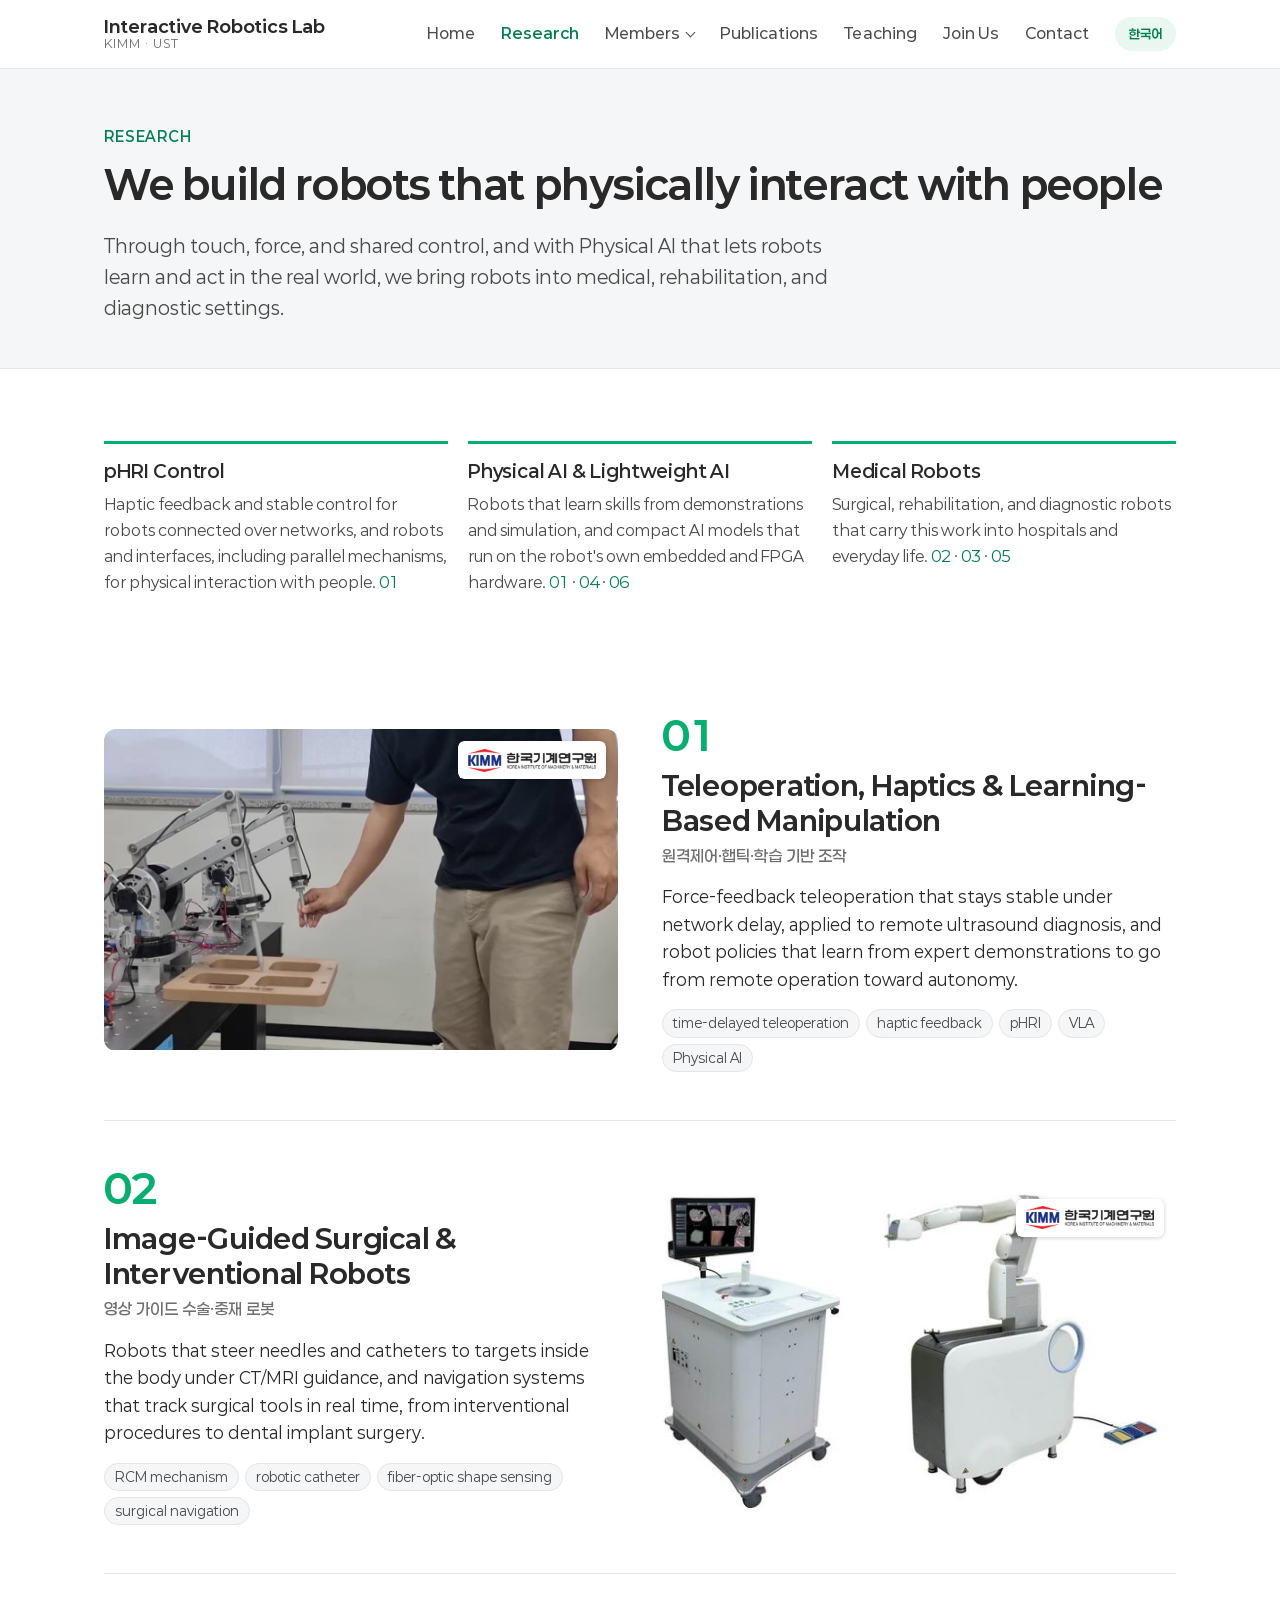
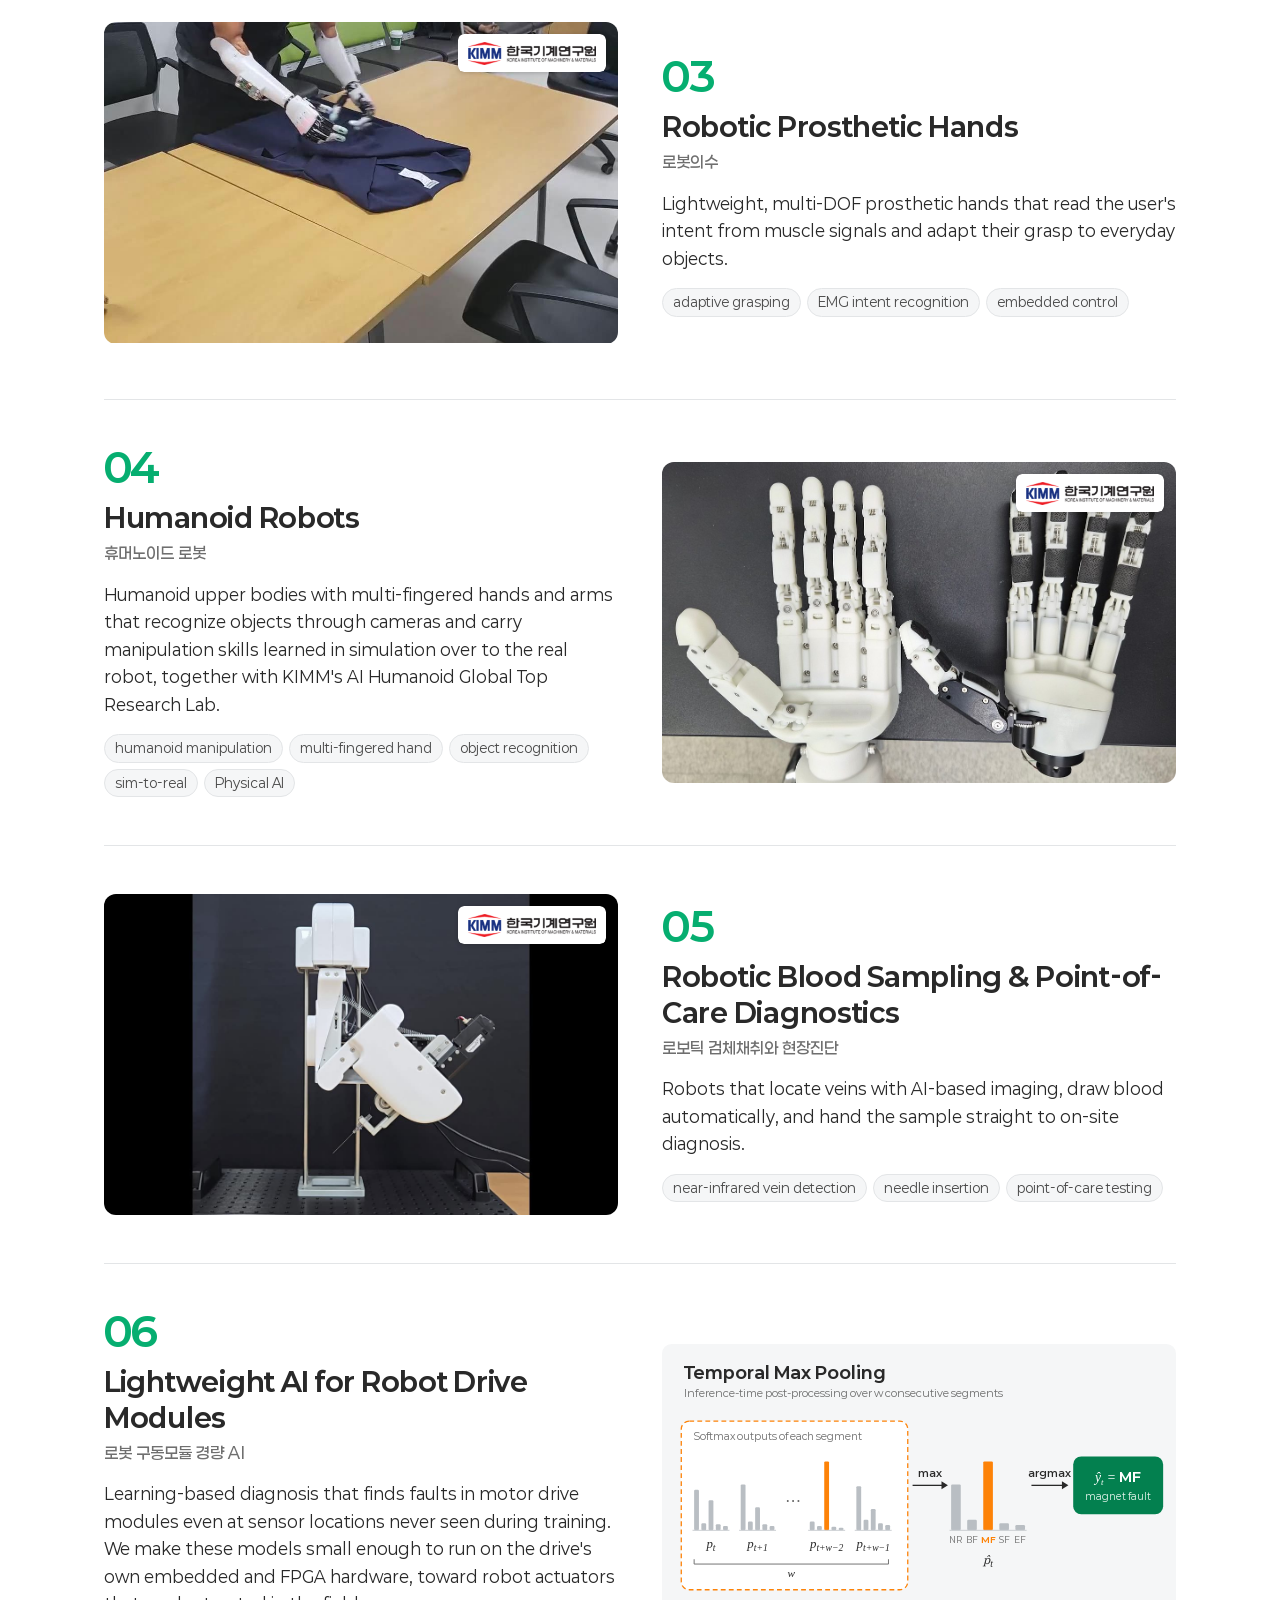
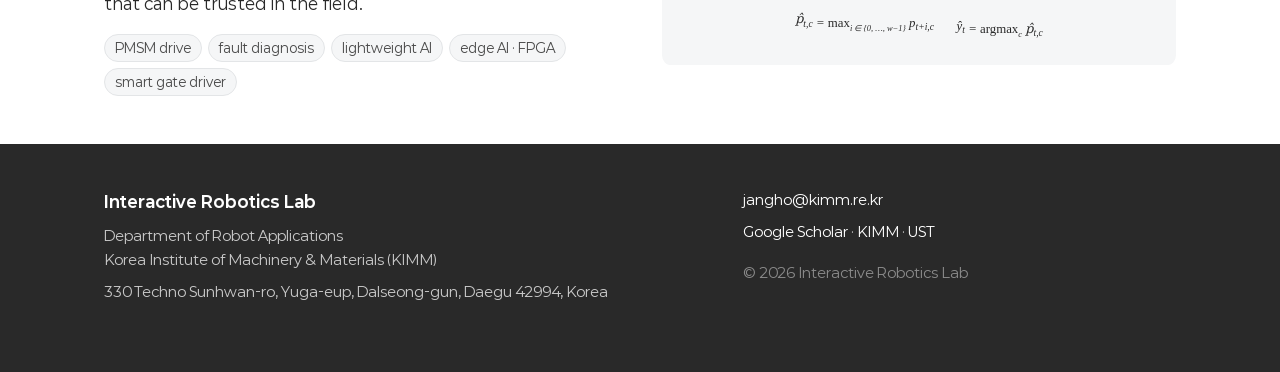
<file: research.html>
<!doctype html>
<html lang="en" data-lang="en">
<head>
<meta charset="utf-8">
<meta name="viewport" content="width=device-width, initial-scale=1">
<title>Research | Interactive Robotics Lab</title>
<meta name="description" content="Interactive Robotics Lab at KIMM and UST: robots that physically interact with people, for medical, rehabilitation, and diagnostic applications.">
<link rel="preload" href="assets/fonts/Paperlogy-4Regular.woff2" as="font" type="font/woff2" crossorigin>
<link rel="stylesheet" href="assets/css/style.css">
<script>
(function () {
  var d = document.documentElement, lang = null;
  try { lang = localStorage.getItem("irl-lang"); } catch (e) {}
  if (lang !== "en" && lang !== "ko") lang = /^ko/i.test(navigator.language || "") ? "ko" : "en";
  d.setAttribute("data-lang", lang); d.lang = lang;
})();
</script>
</head>
<body>
<a class="skip" href="#main">Skip to content</a>
<header class="site-header">
  <div class="wrap bar">
    <a class="brand" href="index.html">
      <span><b>Interactive Robotics Lab</b><small>KIMM · UST</small></span>
    </a>
    <button class="nav-toggle" aria-expanded="false" aria-controls="nav"><span></span><span class="sr">Menu</span></button>
    <nav id="nav" class="nav" aria-label="Main">
      <ul><li><a href="index.html"><span class="en">Home</span><span class="ko">홈</span></a></li><li><a href="research.html" class="active"><span class="en">Research</span><span class="ko">연구</span></a></li><li class="has-sub"><a href="members-pi.html" aria-haspopup="true"><span class="en">Members</span><span class="ko">구성원</span></a><ul class="sub"><li><a href="members-pi.html"><span class="en">Jang Ho Cho</span><span class="ko">조장호</span></a></li><li><a href="members-collaborators.html"><span class="en">Collaborators</span><span class="ko">공동연구진</span></a></li><li><a href="members-students.html"><span class="en">Researchers & Students</span><span class="ko">연구원·학생</span></a></li></ul></li><li><a href="publications.html"><span class="en">Publications</span><span class="ko">논문·특허</span></a></li><li><a href="teaching.html"><span class="en">Teaching</span><span class="ko">강의</span></a></li><li><a href="join.html"><span class="en">Join Us</span><span class="ko">지원 안내</span></a></li><li><a href="contact.html"><span class="en">Contact</span><span class="ko">연락처</span></a></li></ul>
      <button class="lang-toggle" type="button" aria-label="Switch language"><span class="en">한국어</span><span class="ko">English</span></button>
    </nav>
  </div>
</header>
<main id="main">

<section class="page-head"><div class="wrap">
  <p class="eyebrow"><span class="en">Research</span><span class="ko">연구</span></p>
  <h1><span class="en">We build robots that physically interact with people</span><span class="ko">사람과 직접 맞닿아 움직이는 로봇을 연구합니다</span></h1>
  <p class="lead en">Through touch, force, and shared control, and with Physical AI that lets robots learn and act in the real world, we bring robots into medical, rehabilitation, and diagnostic settings.</p>
  <p class="lead ko">힘과 촉감을 주고받는 제어와 현실에서 배우고 움직이는 Physical AI를 바탕으로 의료·재활·진단 현장에서 쓰이는 로봇을 만듭니다.</p>
</div></section>

<section class="wrap section">
  <div class="why">
    <div>
      <h3><span class="en">pHRI Control</span><span class="ko">물리적 인간-로봇 상호작용 제어</span></h3>
      <p class="en">Haptic feedback and stable control for robots connected over networks, and robots and interfaces, including parallel mechanisms, for physical interaction with people. <a href="#teleoperation">01</a></p>
      <p class="ko">네트워크로 연결된 원격 로봇의 햅틱 피드백과 안정적 제어, 사람과 힘을 주고받는 로봇·인터페이스와 병렬 메커니즘을 연구합니다. <a href="#teleoperation">01</a></p>
    </div>
    <div>
      <h3><span class="en">Physical AI &amp; Lightweight AI</span><span class="ko">Physical AI·경량 AI</span></h3>
      <p class="en">Robots that learn skills from demonstrations and simulation, and compact AI models that run on the robot's own embedded and FPGA hardware. <a href="#teleoperation">01</a> · <a href="#humanoid">04</a> · <a href="#fault">06</a></p>
      <p class="ko">시연과 시뮬레이션으로 기술을 익히는 로봇, 그리고 로봇의 임베디드·FPGA 하드웨어에서 바로 도는 경량 AI 모델을 연구합니다. <a href="#teleoperation">01</a> · <a href="#humanoid">04</a> · <a href="#fault">06</a></p>
    </div>
    <div>
      <h3><span class="en">Medical Robots</span><span class="ko">의료로봇</span></h3>
      <p class="en">Surgical, rehabilitation, and diagnostic robots that carry this work into hospitals and everyday life. <a href="#surgical">02</a> · <a href="#hand">03</a> · <a href="#sampling">05</a></p>
      <p class="ko">이 기술을 수술·재활·진단 로봇으로 구현해 병원과 일상으로 가져갑니다. <a href="#surgical">02</a> · <a href="#hand">03</a> · <a href="#sampling">05</a></p>
    </div>
  </div>
</section>

<section class="wrap">
  <article class="topic" id="teleoperation">
    <div class="topic-media"><video src="assets/video/teleop-haptics.mp4" poster="assets/img/hero.jpg" autoplay muted loop playsinline preload="metadata" aria-label="A person guiding a robot arm by hand"></video></div>
    <div>
      <div class="topic-num">01</div>
      <h2>Teleoperation, Haptics &amp; Learning-Based Manipulation</h2>
      <p class="sub-title">원격제어·햅틱·학습 기반 조작</p>
      <p class="en">Force-feedback teleoperation that stays stable under network delay, applied to remote ultrasound diagnosis, and robot policies that learn from expert demonstrations to go from remote operation toward autonomy.</p>
      <p class="ko">통신 지연이 있어도 안정적인 힘반향 원격조작을 원격 초음파 진단에 적용하고, 전문가 시연을 배워 스스로 작업하는 로봇으로 나아갑니다.</p>
      <ul class="chips"><li>time-delayed teleoperation</li><li>haptic feedback</li><li>pHRI</li><li>VLA</li><li>Physical AI</li></ul>
    </div>
  </article>

  <article class="topic flip" id="surgical">
    <div class="topic-media"><img src="assets/img/r-surgical.jpg" alt="Dental implant surgery robot: a cart-mounted robot arm" loading="lazy"></div>
    <div>
      <div class="topic-num">02</div>
      <h2>Image-Guided Surgical &amp; Interventional Robots</h2>
      <p class="sub-title">영상 가이드 수술·중재 로봇</p>
      <p class="en">Robots that steer needles and catheters to targets inside the body under CT/MRI guidance, and navigation systems that track surgical tools in real time, from interventional procedures to dental implant surgery.</p>
      <p class="ko">CT·MRI 영상을 보면서 바늘과 카테터를 몸속 목표 지점까지 안전하고 정밀하게 이끌고, 중재시술부터 치과 임플란트 수술까지 수술 도구를 실시간으로 추적하는 내비게이션 시스템을 만듭니다.</p>
      <ul class="chips"><li>RCM mechanism</li><li>robotic catheter</li><li>fiber-optic shape sensing</li><li>surgical navigation</li></ul>
    </div>
  </article>

  <article class="topic" id="hand">
    <div class="topic-media"><video src="assets/video/hand-folding.mp4" poster="assets/img/r-hand-folding.jpg" autoplay muted loop playsinline preload="metadata" aria-label="A person with bilateral upper-limb amputation folding a shirt using two robotic prosthetic hands"></video></div>
    <div>
      <div class="topic-num">03</div>
      <h2>Robotic Prosthetic Hands</h2>
      <p class="sub-title">로봇의수</p>
      <p class="en">Lightweight, multi-DOF prosthetic hands that read the user's intent from muscle signals and adapt their grasp to everyday objects.</p>
      <p class="ko">근전도로 사용자의 의도를 읽고 물체 모양에 맞춰 자연스럽게 잡는 경량 다자유도 의수입니다.</p>
      <ul class="chips"><li>adaptive grasping</li><li>EMG intent recognition</li><li>embedded control</li></ul>
    </div>
  </article>

  <article class="topic flip" id="humanoid">
    <div class="topic-media"><img src="assets/img/r-humanoid.jpg" alt="Multi-fingered humanoid robot hands" loading="lazy"></div>
    <div>
      <div class="topic-num">04</div>
      <h2>Humanoid Robots</h2>
      <p class="sub-title">휴머노이드 로봇</p>
      <p class="en">Humanoid upper bodies with multi-fingered hands and arms that recognize objects through cameras and carry manipulation skills learned in simulation over to the real robot, together with KIMM's AI Humanoid Global Top Research Lab.</p>
      <p class="ko">다지 로봇핸드와 팔을 갖춘 휴머노이드 상체 플랫폼입니다. 카메라로 물체를 인식하고, 시뮬레이션에서 익힌 조작 기술을 실제 로봇으로 옮깁니다. 한국기계연구원 AI휴머노이드전략연구단과 함께 연구합니다.</p>
      <ul class="chips"><li>humanoid manipulation</li><li>multi-fingered hand</li><li>object recognition</li><li>sim-to-real</li><li>Physical AI</li></ul>
    </div>
  </article>

  <article class="topic" id="sampling">
    <div class="topic-media"><img src="assets/img/r-sampling.jpg" alt="Blood sampling robot with a needle insertion module" loading="lazy"></div>
    <div>
      <div class="topic-num">05</div>
      <h2>Robotic Blood Sampling &amp; Point-of-Care Diagnostics</h2>
      <p class="sub-title">로보틱 검체채취와 현장진단</p>
      <p class="en">Robots that locate veins with AI-based imaging, draw blood automatically, and hand the sample straight to on-site diagnosis.</p>
      <p class="ko">혈액을 자동으로 채취하고, 현장에서 질환 유무를 곧바로 판단합니다.</p>
      <ul class="chips"><li>near-infrared vein detection</li><li>needle insertion</li><li>point-of-care testing</li></ul>
    </div>
  </article>

  <article class="topic flip" id="fault">
    <div class="topic-media"><svg class="topic-fig" viewBox="0 0 640 400" role="img" aria-label="Temporal max pooling: class probabilities of w consecutive segments are pooled by taking the maximum per class, and the class with the highest pooled probability is the diagnosis."><rect width="640" height="400" rx="12" fill="#F5F6F7"/><text x="28" y="44" font-size="21" font-weight="700" fill="#292929">Temporal Max Pooling</text><text x="28" y="66" font-size="13" fill="#6F6F6F">Inference-time post-processing over w consecutive segments</text><rect x="24" y="96" width="282" height="210" rx="10" fill="#fff" stroke="#FD8207" stroke-width="1.6" stroke-dasharray="6 4"/><text x="40" y="120" font-size="12.5" fill="#6F6F6F">Softmax outputs of each segment</text><rect x="40.0" y="181.4" width="6" height="50.6" rx="1.5" fill="#B9BEC3"/><rect x="49.0" y="223.2" width="6" height="8.8" rx="1.5" fill="#B9BEC3"/><rect x="58.0" y="194.6" width="6" height="37.4" rx="1.5" fill="#B9BEC3"/><rect x="67.0" y="224.3" width="6" height="7.7" rx="1.5" fill="#B9BEC3"/><rect x="76.0" y="226.5" width="6" height="5.5" rx="1.5" fill="#B9BEC3"/><line x1="38" y1="232" x2="84" y2="232" stroke="#C9CDD1" stroke-width="1.2"/><text x="61.0" y="254" text-anchor="middle" font-size="16" font-family="Times New Roman, serif" font-style="italic" fill="#292929">p<tspan dy="4" font-size="12.0">t</tspan><tspan dy="-4"></tspan></text><rect x="98.0" y="174.8" width="6" height="57.2" rx="1.5" fill="#B9BEC3"/><rect x="107.0" y="221.0" width="6" height="11.0" rx="1.5" fill="#B9BEC3"/><rect x="116.0" y="203.4" width="6" height="28.6" rx="1.5" fill="#B9BEC3"/><rect x="125.0" y="224.3" width="6" height="7.7" rx="1.5" fill="#B9BEC3"/><rect x="134.0" y="226.5" width="6" height="5.5" rx="1.5" fill="#B9BEC3"/><line x1="96" y1="232" x2="142" y2="232" stroke="#C9CDD1" stroke-width="1.2"/><text x="119.0" y="254" text-anchor="middle" font-size="16" font-family="Times New Roman, serif" font-style="italic" fill="#292929">p<tspan dy="4" font-size="12.0">t+1</tspan><tspan dy="-4"></tspan></text><rect x="184.0" y="221.0" width="6" height="11.0" rx="1.5" fill="#B9BEC3"/><rect x="193.0" y="226.5" width="6" height="5.5" rx="1.5" fill="#B9BEC3"/><rect x="202.0" y="146.2" width="6" height="85.8" rx="1.5" fill="#FD8207"/><rect x="211.0" y="227.6" width="6" height="4.4" rx="1.5" fill="#B9BEC3"/><rect x="220.0" y="228.7" width="6" height="3.3" rx="1.5" fill="#B9BEC3"/><line x1="182" y1="232" x2="228" y2="232" stroke="#C9CDD1" stroke-width="1.2"/><text x="205.0" y="254" text-anchor="middle" font-size="16" font-family="Times New Roman, serif" font-style="italic" fill="#292929">p<tspan dy="4" font-size="12.0">t+w−2</tspan><tspan dy="-4"></tspan></text><rect x="242.0" y="177.0" width="6" height="55.0" rx="1.5" fill="#B9BEC3"/><rect x="251.0" y="218.8" width="6" height="13.2" rx="1.5" fill="#B9BEC3"/><rect x="260.0" y="205.6" width="6" height="26.4" rx="1.5" fill="#B9BEC3"/><rect x="269.0" y="223.2" width="6" height="8.8" rx="1.5" fill="#B9BEC3"/><rect x="278.0" y="225.4" width="6" height="6.6" rx="1.5" fill="#B9BEC3"/><line x1="240" y1="232" x2="286" y2="232" stroke="#C9CDD1" stroke-width="1.2"/><text x="263.0" y="254" text-anchor="middle" font-size="16" font-family="Times New Roman, serif" font-style="italic" fill="#292929">p<tspan dy="4" font-size="12.0">t+w−1</tspan><tspan dy="-4"></tspan></text><text x="163" y="202" text-anchor="middle" font-size="20" fill="#6F6F6F">⋯</text><path d="M40,268 v6 H282 v-6" fill="none" stroke="#6F6F6F" stroke-width="1.2"/><text x="161" y="290" text-anchor="middle" font-size="14" font-family="Times New Roman, serif" font-style="italic" fill="#292929">w</text><line x1="312" y1="176" x2="349" y2="176" stroke="#292929" stroke-width="1.6"/><path d="M348,171 L356,176 L348,181 Z" fill="#292929"/><text x="334.0" y="166" text-anchor="middle" font-size="13" fill="#292929" font-weight="600">max</text><rect x="360.0" y="174.8" width="12" height="57.2" rx="1.5" fill="#B9BEC3"/><rect x="380.0" y="218.8" width="12" height="13.2" rx="1.5" fill="#B9BEC3"/><rect x="400.0" y="146.2" width="12" height="85.8" rx="1.5" fill="#FD8207"/><rect x="420.0" y="223.2" width="12" height="8.8" rx="1.5" fill="#B9BEC3"/><rect x="440.0" y="225.4" width="12" height="6.6" rx="1.5" fill="#B9BEC3"/><line x1="358" y1="232" x2="454" y2="232" stroke="#C9CDD1" stroke-width="1.2"/><text x="366" y="248" text-anchor="middle" font-size="10.5" fill="#6F6F6F">NR</text><text x="386" y="248" text-anchor="middle" font-size="10.5" fill="#6F6F6F">BF</text><text x="406" y="248" text-anchor="middle" font-size="10.5" fill="#FD8207" font-weight="700">MF</text><text x="426" y="248" text-anchor="middle" font-size="10.5" fill="#6F6F6F">SF</text><text x="446" y="248" text-anchor="middle" font-size="10.5" fill="#6F6F6F">EF</text><text x="406.0" y="274" text-anchor="middle" font-size="14" font-family="Times New Roman, serif" font-style="italic" fill="#292929">p̂<tspan dy="4" font-size="12.0">t</tspan><tspan dy="-4"></tspan></text><line x1="460" y1="176" x2="499" y2="176" stroke="#292929" stroke-width="1.6"/><path d="M498,171 L506,176 L498,181 Z" fill="#292929"/><text x="483.0" y="166" text-anchor="middle" font-size="13" fill="#292929" font-weight="600">argmax</text><rect x="512" y="140" width="112" height="72" rx="10" fill="#03804F"/><text x="568" y="172" text-anchor="middle" font-size="17" font-family="Times New Roman, serif" font-style="italic" fill="#fff">ŷ<tspan dy="4" font-size="11">t</tspan><tspan dy="-4"> = </tspan><tspan font-family="Paperlogy, sans-serif" font-style="normal" font-weight="700">MF</tspan></text><text x="568" y="194" text-anchor="middle" font-size="11.5" fill="#E6F4EC">magnet fault</text><text x="320" y="348" text-anchor="middle" font-size="16" font-family="Times New Roman, serif" font-style="italic" fill="#292929">p̂<tspan dy="4" font-size="12.0">t,c</tspan><tspan dy="-4"></tspan> = <tspan font-style="normal">max</tspan><tspan dy="5" font-size="10.5">i ∈ {0, …, w−1}</tspan><tspan dy="-5"> </tspan>p<tspan dy="4" font-size="12.0">t+i,c</tspan><tspan dy="-4"></tspan><tspan dx="28">ŷ<tspan dy="4" font-size="12.0">t</tspan><tspan dy="-4"></tspan> = </tspan><tspan font-style="normal">argmax</tspan><tspan dy="5" font-size="10.5">c</tspan><tspan dy="-5"> </tspan>p̂<tspan dy="4" font-size="12.0">t,c</tspan><tspan dy="-4"></tspan></text></svg></div>
    <div>
      <div class="topic-num">06</div>
      <h2>Lightweight AI for Robot Drive Modules</h2>
      <p class="sub-title">로봇 구동모듈 경량 AI</p>
      <p class="en">Learning-based diagnosis that finds faults in motor drive modules even at sensor locations never seen during training. We make these models small enough to run on the drive's own embedded and FPGA hardware, toward robot actuators that can be trusted in the field.</p>
      <p class="ko">학습 때 보지 못한 센서 위치에서도 모터 구동모듈의 고장을 찾아내는 AI 진단 기술입니다. 모델을 경량화해 구동모듈의 임베디드·FPGA 하드웨어에서 바로 돌아가게 하고, 현장에서 믿고 쓸 수 있는 로봇 구동부를 만듭니다.</p>
      <ul class="chips"><li>PMSM drive</li><li>fault diagnosis</li><li>lightweight AI</li><li>edge AI · FPGA</li><li>smart gate driver</li></ul>
    </div>
  </article>
</section>

</main>
<footer class="site-footer">
  <div class="wrap foot">
    <div>
      <p class="foot-name">Interactive Robotics Lab</p>
      <p><span class="en">Department of Robot Applications<br>Korea Institute of Machinery &amp; Materials (KIMM)</span><span class="ko">한국기계연구원 로봇응용연구실</span></p>
      <p><span class="en">330 Techno Sunhwan-ro, Yuga-eup, Dalseong-gun, Daegu 42994, Korea</span><span class="ko">(42994) 대구광역시 달성군 유가읍 테크노순환로 330</span></p>
    </div>
    <div>
      <p><a href="mailto:jangho@kimm.re.kr">jangho@kimm.re.kr</a></p>
      <p><a href="https://scholar.google.com/citations?sortby=pubdate&hl=en&user=ayS6TMIAAAAJ&view_op=list_works">Google Scholar</a> · <a href="https://www.kimm.re.kr">KIMM</a> · <a href="https://www.ust.ac.kr">UST</a></p>
      <p class="copy">© 2026 Interactive Robotics Lab</p>
    </div>
  </div>
</footer>
<script src="assets/js/site.js"></script>
</body>
</html>
</file>
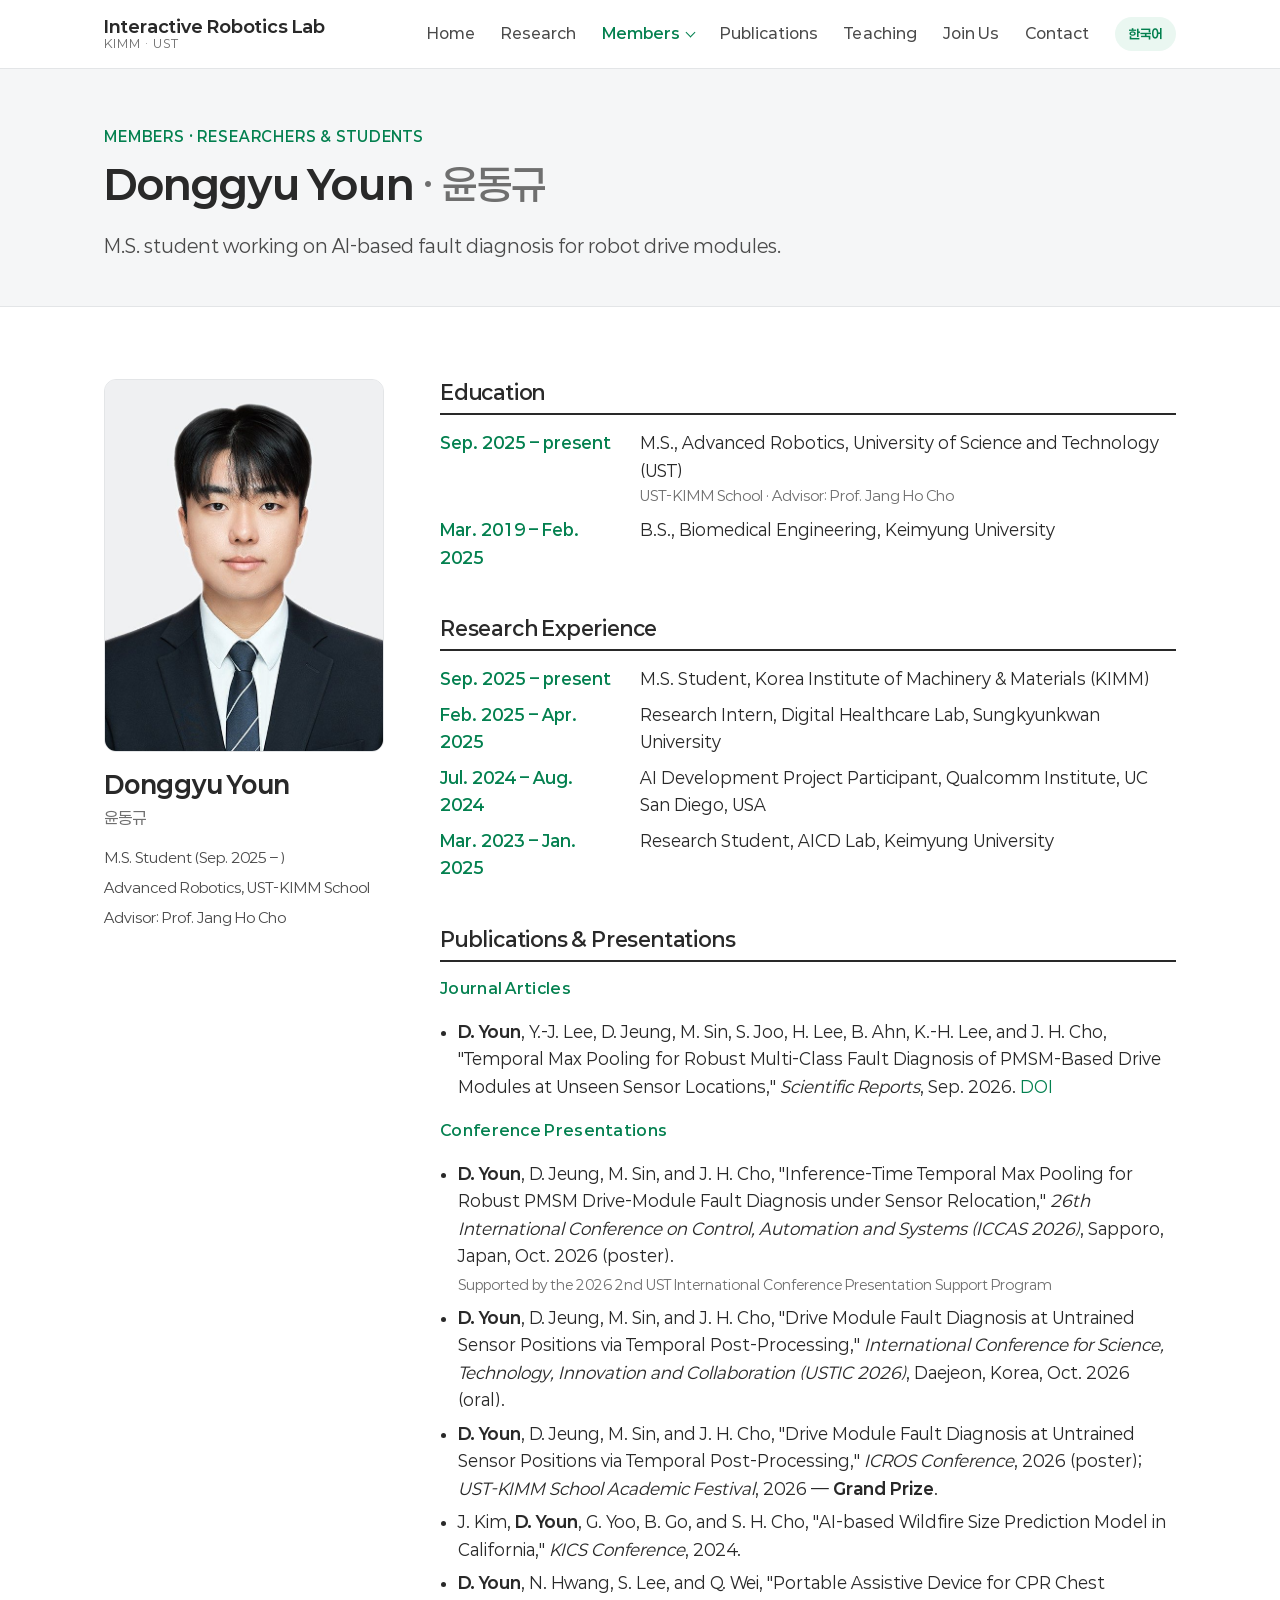
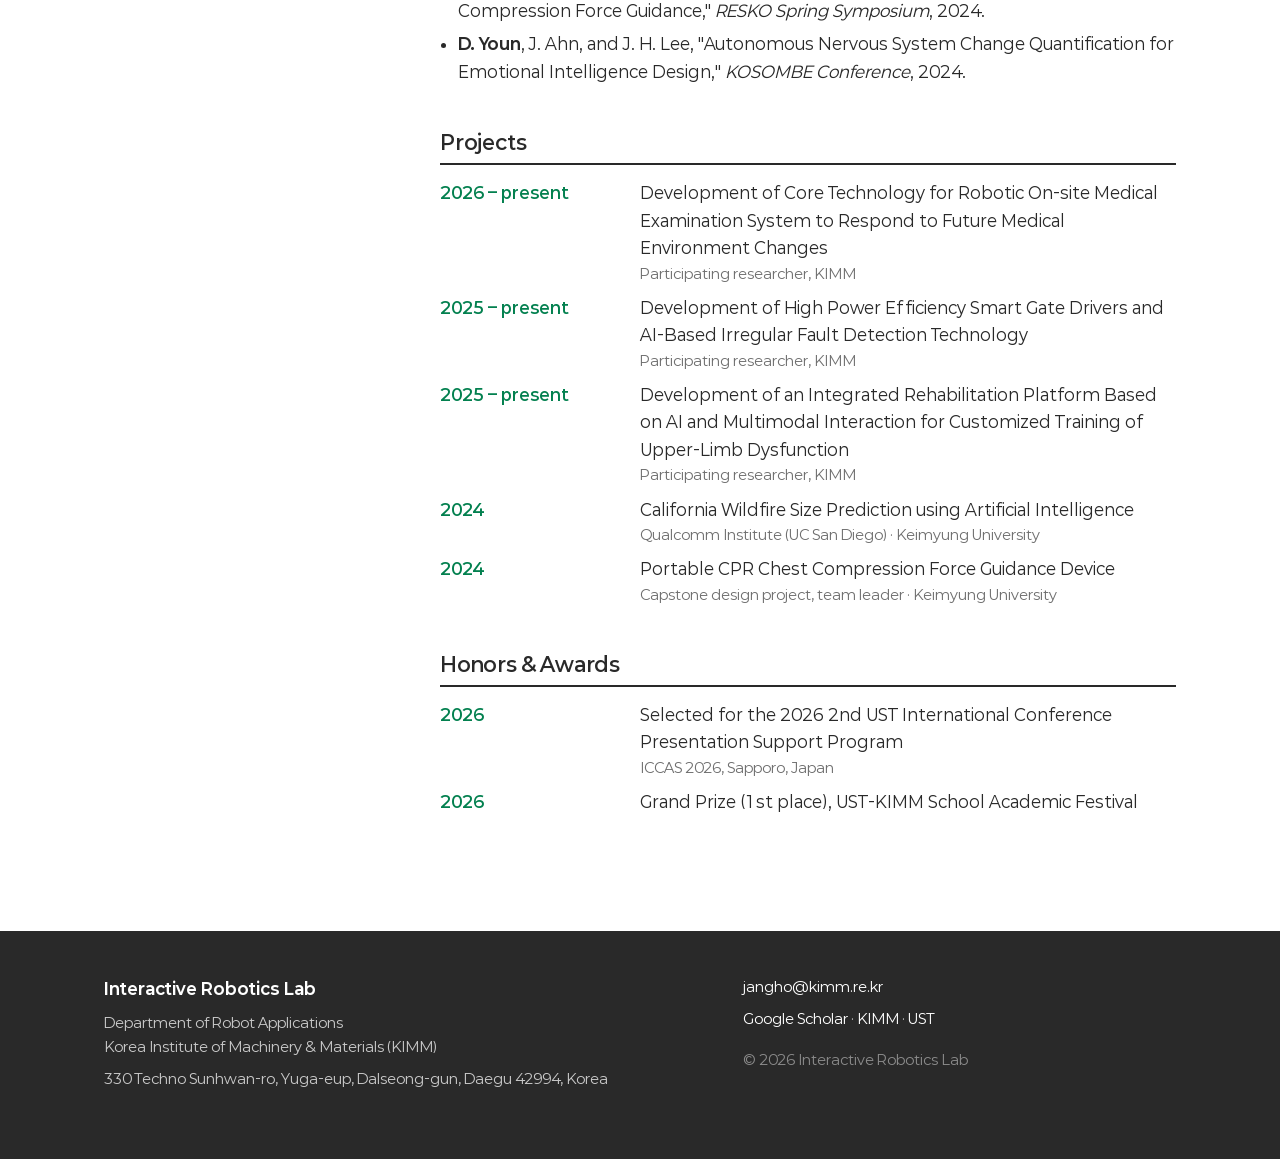
<file: student-donggyu-youn.html>
<!doctype html>
<html lang="en" data-lang="en">
<head>
<meta charset="utf-8">
<meta name="viewport" content="width=device-width, initial-scale=1">
<title>Donggyu Youn | Interactive Robotics Lab</title>
<meta name="description" content="Interactive Robotics Lab at KIMM and UST: robots that physically interact with people, for medical, rehabilitation, and diagnostic applications.">
<link rel="preload" href="assets/fonts/Paperlogy-4Regular.woff2" as="font" type="font/woff2" crossorigin>
<link rel="stylesheet" href="assets/css/style.css">
<script>
(function () {
  var d = document.documentElement, lang = null;
  try { lang = localStorage.getItem("irl-lang"); } catch (e) {}
  if (lang !== "en" && lang !== "ko") lang = /^ko/i.test(navigator.language || "") ? "ko" : "en";
  d.setAttribute("data-lang", lang); d.lang = lang;
})();
</script>
</head>
<body>
<a class="skip" href="#main">Skip to content</a>
<header class="site-header">
  <div class="wrap bar">
    <a class="brand" href="index.html">
      <span><b>Interactive Robotics Lab</b><small>KIMM · UST</small></span>
    </a>
    <button class="nav-toggle" aria-expanded="false" aria-controls="nav"><span></span><span class="sr">Menu</span></button>
    <nav id="nav" class="nav" aria-label="Main">
      <ul><li><a href="index.html"><span class="en">Home</span><span class="ko">홈</span></a></li><li><a href="research.html"><span class="en">Research</span><span class="ko">연구</span></a></li><li class="has-sub"><a href="members-pi.html" class="active" aria-haspopup="true"><span class="en">Members</span><span class="ko">구성원</span></a><ul class="sub"><li><a href="members-pi.html"><span class="en">Jang Ho Cho</span><span class="ko">조장호</span></a></li><li><a href="members-collaborators.html"><span class="en">Collaborators</span><span class="ko">공동연구진</span></a></li><li><a href="members-students.html" class=active><span class="en">Researchers & Students</span><span class="ko">연구원·학생</span></a></li></ul></li><li><a href="publications.html"><span class="en">Publications</span><span class="ko">논문·특허</span></a></li><li><a href="teaching.html"><span class="en">Teaching</span><span class="ko">강의</span></a></li><li><a href="join.html"><span class="en">Join Us</span><span class="ko">지원 안내</span></a></li><li><a href="contact.html"><span class="en">Contact</span><span class="ko">연락처</span></a></li></ul>
      <button class="lang-toggle" type="button" aria-label="Switch language"><span class="en">한국어</span><span class="ko">English</span></button>
    </nav>
  </div>
</header>
<main id="main">

<section class="page-head"><div class="wrap">
  <p class="eyebrow"><a href="members-students.html"><span class="en">Members · Researchers &amp; Students</span><span class="ko">구성원 · 연구원·학생</span></a></p>
  <h1>Donggyu Youn <span class="muted" style="font-weight:500">· 윤동규</span></h1>
  <p class="lead en">M.S. student working on AI-based fault diagnosis for robot drive modules.</p>
  <p class="lead ko">로봇 구동모듈의 AI 기반 고장진단을 연구하는 석사과정 학생입니다.</p>
</div></section>

<section class="wrap section">
  <div class="person">
    <aside class="person-aside">
      <img class="photo" src="assets/img/student-donggyu-youn.jpg" alt="Portrait of Donggyu Youn">
      <h2>Donggyu Youn</h2>
      <p class="ko-name">윤동규</p>
      <ul class="roles en">
        <li>M.S. Student (Sep. 2025 – )</li>
        <li>Advanced Robotics, UST-KIMM School</li>
        <li>Advisor: Prof. Jang Ho Cho</li>
      </ul>
      <ul class="roles ko">
        <li>석사과정 (2025.9 – )</li>
        <li>UST-한국기계연구원 스쿨 첨단로봇 전공</li>
        <li>지도교수: 조장호</li>
      </ul>
    </aside>

    <div>
      <div class="block">
        <h3><span class="en">Education</span><span class="ko">학력</span></h3>
        <dl class="tl">
          <dt><span class="en">Sep. 2025 – present</span><span class="ko">2025.9 – 현재</span></dt><dd><span class="en">M.S., Advanced Robotics, University of Science and Technology (UST)<small>UST-KIMM School · Advisor: Prof. Jang Ho Cho</small></span><span class="ko">석사과정, 과학기술연합대학원대학교(UST) 첨단로봇 전공<small>UST-한국기계연구원 스쿨 · 지도교수 조장호</small></span></dd>
          <dt><span class="en">Mar. 2019 – Feb. 2025</span><span class="ko">2019.3 – 2025.2</span></dt><dd><span class="en">B.S., Biomedical Engineering, Keimyung University</span><span class="ko">학사, 계명대학교 의용공학과</span></dd>
        </dl>
      </div>

      <div class="block">
        <h3><span class="en">Research Experience</span><span class="ko">연구 경력</span></h3>
        <dl class="tl">
          <dt><span class="en">Sep. 2025 – present</span><span class="ko">2025.9 – 현재</span></dt><dd><span class="en">M.S. Student, Korea Institute of Machinery &amp; Materials (KIMM)</span><span class="ko">석사과정 연구원, 한국기계연구원</span></dd>
          <dt><span class="en">Feb. 2025 – Apr. 2025</span><span class="ko">2025.2 – 2025.4</span></dt><dd><span class="en">Research Intern, Digital Healthcare Lab, Sungkyunkwan University</span><span class="ko">연구 인턴, Digital Healthcare Lab, 성균관대학교</span></dd>
          <dt><span class="en">Jul. 2024 – Aug. 2024</span><span class="ko">2024.7 – 2024.8</span></dt><dd><span class="en">AI Development Project Participant, Qualcomm Institute, UC San Diego, USA</span><span class="ko">AI 개발 프로젝트 참가, Qualcomm Institute, UC San Diego(미국)</span></dd>
          <dt><span class="en">Mar. 2023 – Jan. 2025</span><span class="ko">2023.3 – 2025.1</span></dt><dd><span class="en">Research Student, AICD Lab, Keimyung University</span><span class="ko">학부연구생, AICD Lab, 계명대학교</span></dd>
        </dl>
      </div>

      <div class="block">
        <h3><span class="en">Publications &amp; Presentations</span><span class="ko">논문·발표</span></h3>
        <h4><span class="en">Journal Articles</span><span class="ko">저널</span></h4>
        <ul class="plain">
          <li><strong>D. Youn</strong>, Y.-J. Lee, D. Jeung, M. Sin, S. Joo, H. Lee, B. Ahn, K.-H. Lee, and J. H. Cho, "Temporal Max Pooling for Robust Multi-Class Fault Diagnosis of PMSM-Based Drive Modules at Unseen Sensor Locations," <em>Scientific Reports</em>, Sep. 2026. <a href="https://doi.org/10.1038/s41598-026-73197-0">DOI</a></li>
        </ul>
        <h4><span class="en">Conference Presentations</span><span class="ko">학회 발표</span></h4>
        <ul class="plain">
          <li><strong>D. Youn</strong>, D. Jeung, M. Sin, and J. H. Cho, "Inference-Time Temporal Max Pooling for Robust PMSM Drive-Module Fault Diagnosis under Sensor Relocation," <em>26th International Conference on Control, Automation and Systems (ICCAS 2026)</em>, Sapporo, Japan, Oct. 2026 (poster).
            <br><small class="muted"><span class="en">Supported by the 2026 2nd UST International Conference Presentation Support Program</span><span class="ko">2026년 제2차 UST 국제학술발표지원사업 지원</span></small></li>
          <li><strong>D. Youn</strong>, D. Jeung, M. Sin, and J. H. Cho, "Drive Module Fault Diagnosis at Untrained Sensor Positions via Temporal Post-Processing," <em>International Conference for Science, Technology, Innovation and Collaboration (USTIC 2026)</em>, Daejeon, Korea, Oct. 2026 (oral).</li>
          <li><strong>D. Youn</strong>, D. Jeung, M. Sin, and J. H. Cho, "Drive Module Fault Diagnosis at Untrained Sensor Positions via Temporal Post-Processing," <em>ICROS Conference</em>, 2026 (poster); <em>UST-KIMM School Academic Festival</em>, 2026 — <strong>Grand Prize</strong>.</li>
          <li>J. Kim, <strong>D. Youn</strong>, G. Yoo, B. Go, and S. H. Cho, "AI-based Wildfire Size Prediction Model in California," <em>KICS Conference</em>, 2024.</li>
          <li><strong>D. Youn</strong>, N. Hwang, S. Lee, and Q. Wei, "Portable Assistive Device for CPR Chest Compression Force Guidance," <em>RESKO Spring Symposium</em>, 2024.</li>
          <li><strong>D. Youn</strong>, J. Ahn, and J. H. Lee, "Autonomous Nervous System Change Quantification for Emotional Intelligence Design," <em>KOSOMBE Conference</em>, 2024.</li>
        </ul>
      </div>

      <div class="block">
        <h3><span class="en">Projects</span><span class="ko">참여 과제</span></h3>
        <dl class="tl">
          <dt><span class="en">2026 – present</span><span class="ko">2026 – 현재</span></dt><dd><span class="en">Development of Core Technology for Robotic On-site Medical Examination System to Respond to Future Medical Environment Changes</span><span class="ko">로보틱 검체 채취 통합형 고속 정밀 현장진단 핵심기술 개발</span><small><span class="en">Participating researcher, KIMM</span><span class="ko">참여연구원, 한국기계연구원</span></small></dd>
          <dt><span class="en">2025 – present</span><span class="ko">2025 – 현재</span></dt><dd><span class="en">Development of High Power Efficiency Smart Gate Drivers and AI-Based Irregular Fault Detection Technology</span><span class="ko">고효율 스마트 게이트드라이버 및 AI 기반 비정형 고장검출 기술 개발</span><small><span class="en">Participating researcher, KIMM</span><span class="ko">참여연구원, 한국기계연구원</span></small></dd>
          <dt><span class="en">2025 – present</span><span class="ko">2025 – 현재</span></dt><dd><span class="en">Development of an Integrated Rehabilitation Platform Based on AI and Multimodal Interaction for Customized Training of Upper-Limb Dysfunction</span><span class="ko">상지기능장애 맞춤형 훈련을 위한 인공지능 및 멀티모달 상호작용 기반 통합 재활플랫폼 개발</span><small><span class="en">Participating researcher, KIMM</span><span class="ko">참여연구원, 한국기계연구원</span></small></dd>
          <dt>2024</dt><dd>California Wildfire Size Prediction using Artificial Intelligence<small><span class="en">Qualcomm Institute (UC San Diego) · Keimyung University</span><span class="ko">Qualcomm Institute (UC San Diego) · 계명대학교</span></small></dd>
          <dt>2024</dt><dd>Portable CPR Chest Compression Force Guidance Device<small><span class="en">Capstone design project, team leader · Keimyung University</span><span class="ko">캡스톤디자인 프로젝트 팀장 · 계명대학교</span></small></dd>
        </dl>
      </div>

      <div class="block">
        <h3><span class="en">Honors &amp; Awards</span><span class="ko">수상</span></h3>
        <dl class="tl">
          <dt>2026</dt><dd><span class="en">Selected for the 2026 2nd UST International Conference Presentation Support Program</span><span class="ko">2026년 제2차 UST 국제학술발표지원사업 선정</span><small>ICCAS 2026, Sapporo, Japan</small></dd>
          <dt>2026</dt><dd><span class="en">Grand Prize (1st place), UST-KIMM School Academic Festival</span><span class="ko">대상(1위), UST-KIMM 스쿨 학술제</span></dd>
        </dl>
      </div>
    </div>
  </div>
</section>

</main>
<footer class="site-footer">
  <div class="wrap foot">
    <div>
      <p class="foot-name">Interactive Robotics Lab</p>
      <p><span class="en">Department of Robot Applications<br>Korea Institute of Machinery &amp; Materials (KIMM)</span><span class="ko">한국기계연구원 로봇응용연구실</span></p>
      <p><span class="en">330 Techno Sunhwan-ro, Yuga-eup, Dalseong-gun, Daegu 42994, Korea</span><span class="ko">(42994) 대구광역시 달성군 유가읍 테크노순환로 330</span></p>
    </div>
    <div>
      <p><a href="mailto:jangho@kimm.re.kr">jangho@kimm.re.kr</a></p>
      <p><a href="https://scholar.google.com/citations?sortby=pubdate&hl=en&user=ayS6TMIAAAAJ&view_op=list_works">Google Scholar</a> · <a href="https://www.kimm.re.kr">KIMM</a> · <a href="https://www.ust.ac.kr">UST</a></p>
      <p class="copy">© 2026 Interactive Robotics Lab</p>
    </div>
  </div>
</footer>
<script src="assets/js/site.js"></script>
</body>
</html>
</file>
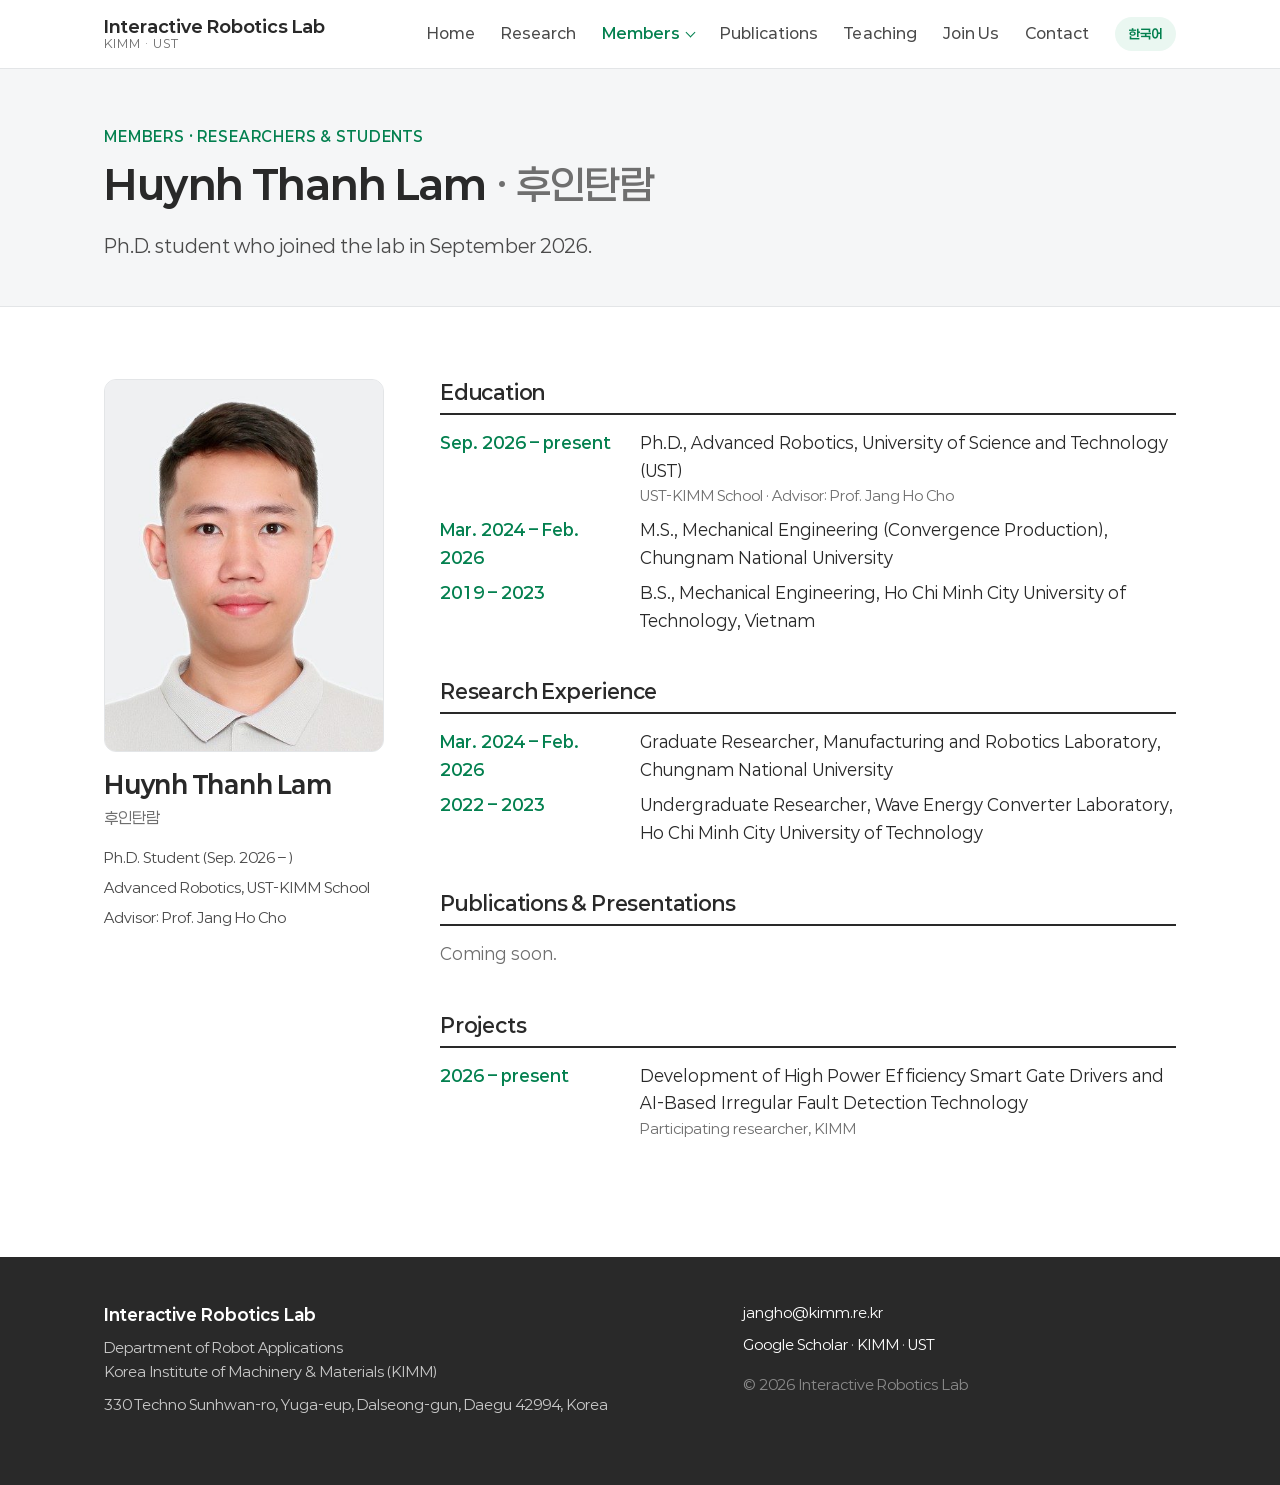
<file: student-huynh-thanh-lam.html>
<!doctype html>
<html lang="en" data-lang="en">
<head>
<meta charset="utf-8">
<meta name="viewport" content="width=device-width, initial-scale=1">
<title>Huynh Thanh Lam | Interactive Robotics Lab</title>
<meta name="description" content="Interactive Robotics Lab at KIMM and UST: robots that physically interact with people, for medical, rehabilitation, and diagnostic applications.">
<link rel="preload" href="assets/fonts/Paperlogy-4Regular.woff2" as="font" type="font/woff2" crossorigin>
<link rel="stylesheet" href="assets/css/style.css">
<script>
(function () {
  var d = document.documentElement, lang = null;
  try { lang = localStorage.getItem("irl-lang"); } catch (e) {}
  if (lang !== "en" && lang !== "ko") lang = /^ko/i.test(navigator.language || "") ? "ko" : "en";
  d.setAttribute("data-lang", lang); d.lang = lang;
})();
</script>
</head>
<body>
<a class="skip" href="#main">Skip to content</a>
<header class="site-header">
  <div class="wrap bar">
    <a class="brand" href="index.html">
      <span><b>Interactive Robotics Lab</b><small>KIMM · UST</small></span>
    </a>
    <button class="nav-toggle" aria-expanded="false" aria-controls="nav"><span></span><span class="sr">Menu</span></button>
    <nav id="nav" class="nav" aria-label="Main">
      <ul><li><a href="index.html"><span class="en">Home</span><span class="ko">홈</span></a></li><li><a href="research.html"><span class="en">Research</span><span class="ko">연구</span></a></li><li class="has-sub"><a href="members-pi.html" class="active" aria-haspopup="true"><span class="en">Members</span><span class="ko">구성원</span></a><ul class="sub"><li><a href="members-pi.html"><span class="en">Jang Ho Cho</span><span class="ko">조장호</span></a></li><li><a href="members-collaborators.html"><span class="en">Collaborators</span><span class="ko">공동연구진</span></a></li><li><a href="members-students.html" class=active><span class="en">Researchers & Students</span><span class="ko">연구원·학생</span></a></li></ul></li><li><a href="publications.html"><span class="en">Publications</span><span class="ko">논문·특허</span></a></li><li><a href="teaching.html"><span class="en">Teaching</span><span class="ko">강의</span></a></li><li><a href="join.html"><span class="en">Join Us</span><span class="ko">지원 안내</span></a></li><li><a href="contact.html"><span class="en">Contact</span><span class="ko">연락처</span></a></li></ul>
      <button class="lang-toggle" type="button" aria-label="Switch language"><span class="en">한국어</span><span class="ko">English</span></button>
    </nav>
  </div>
</header>
<main id="main">

<section class="page-head"><div class="wrap">
  <p class="eyebrow"><a href="members-students.html"><span class="en">Members · Researchers &amp; Students</span><span class="ko">구성원 · 연구원·학생</span></a></p>
  <h1>Huynh Thanh Lam <span class="muted" style="font-weight:500">· 후인탄람</span></h1>
  <p class="lead en">Ph.D. student who joined the lab in September 2026.</p>
  <p class="lead ko">2026년 9월에 합류한 박사과정 학생입니다.</p>
</div></section>

<section class="wrap section">
  <div class="person">
    <aside class="person-aside">
      <img class="photo" src="assets/img/student-huynh-thanh-lam.jpg" alt="Portrait of Huynh Thanh Lam">
      <h2>Huynh Thanh Lam</h2>
      <p class="ko-name">후인탄람</p>
      <ul class="roles en">
        <li>Ph.D. Student (Sep. 2026 – )</li>
        <li>Advanced Robotics, UST-KIMM School</li>
        <li>Advisor: Prof. Jang Ho Cho</li>
      </ul>
      <ul class="roles ko">
        <li>박사과정 (2026.9 – )</li>
        <li>UST-한국기계연구원 스쿨 첨단로봇 전공</li>
        <li>지도교수: 조장호</li>
      </ul>
    </aside>

    <div>
      <div class="block">
        <h3><span class="en">Education</span><span class="ko">학력</span></h3>
        <dl class="tl">
          <dt><span class="en">Sep. 2026 – present</span><span class="ko">2026.9 – 현재</span></dt><dd><span class="en">Ph.D., Advanced Robotics, University of Science and Technology (UST)<small>UST-KIMM School · Advisor: Prof. Jang Ho Cho</small></span><span class="ko">박사과정, 과학기술연합대학원대학교(UST) 첨단로봇 전공<small>UST-한국기계연구원 스쿨 · 지도교수 조장호</small></span></dd>
          <dt><span class="en">Mar. 2024 – Feb. 2026</span><span class="ko">2024.3 – 2026.2</span></dt><dd><span class="en">M.S., Mechanical Engineering (Convergence Production), Chungnam National University</span><span class="ko">석사, 충남대학교 기계공학부 융합생산전공</span></dd>
          <dt>2019 – 2023</dt><dd><span class="en">B.S., Mechanical Engineering, Ho Chi Minh City University of Technology, Vietnam</span><span class="ko">학사, Ho Chi Minh City University of Technology 기계공학 (베트남)</span></dd>
        </dl>
      </div>

      <div class="block">
        <h3><span class="en">Research Experience</span><span class="ko">연구 경력</span></h3>
        <dl class="tl">
          <dt><span class="en">Mar. 2024 – Feb. 2026</span><span class="ko">2024.3 – 2026.2</span></dt><dd><span class="en">Graduate Researcher, Manufacturing and Robotics Laboratory, Chungnam National University</span><span class="ko">석사과정 연구원, Manufacturing and Robotics Laboratory, 충남대학교</span></dd>
          <dt>2022 – 2023</dt><dd><span class="en">Undergraduate Researcher, Wave Energy Converter Laboratory, Ho Chi Minh City University of Technology</span><span class="ko">학부연구생, Wave Energy Converter Laboratory, Ho Chi Minh City University of Technology</span></dd>
        </dl>
      </div>

      <div class="block">
        <h3><span class="en">Publications &amp; Presentations</span><span class="ko">논문·발표</span></h3>
        <p class="muted"><span class="en">Coming soon.</span><span class="ko">준비 중입니다.</span></p>
      </div>

      <div class="block">
        <h3><span class="en">Projects</span><span class="ko">참여 과제</span></h3>
        <dl class="tl">
          <dt><span class="en">2026 – present</span><span class="ko">2026 – 현재</span></dt><dd><span class="en">Development of High Power Efficiency Smart Gate Drivers and AI-Based Irregular Fault Detection Technology</span><span class="ko">고효율 스마트 게이트드라이버 및 AI 기반 비정형 고장검출 기술 개발</span><small><span class="en">Participating researcher, KIMM</span><span class="ko">참여연구원, 한국기계연구원</span></small></dd>
        </dl>
      </div>
    </div>
  </div>
</section>

</main>
<footer class="site-footer">
  <div class="wrap foot">
    <div>
      <p class="foot-name">Interactive Robotics Lab</p>
      <p><span class="en">Department of Robot Applications<br>Korea Institute of Machinery &amp; Materials (KIMM)</span><span class="ko">한국기계연구원 로봇응용연구실</span></p>
      <p><span class="en">330 Techno Sunhwan-ro, Yuga-eup, Dalseong-gun, Daegu 42994, Korea</span><span class="ko">(42994) 대구광역시 달성군 유가읍 테크노순환로 330</span></p>
    </div>
    <div>
      <p><a href="mailto:jangho@kimm.re.kr">jangho@kimm.re.kr</a></p>
      <p><a href="https://scholar.google.com/citations?sortby=pubdate&hl=en&user=ayS6TMIAAAAJ&view_op=list_works">Google Scholar</a> · <a href="https://www.kimm.re.kr">KIMM</a> · <a href="https://www.ust.ac.kr">UST</a></p>
      <p class="copy">© 2026 Interactive Robotics Lab</p>
    </div>
  </div>
</footer>
<script src="assets/js/site.js"></script>
</body>
</html>
</file>
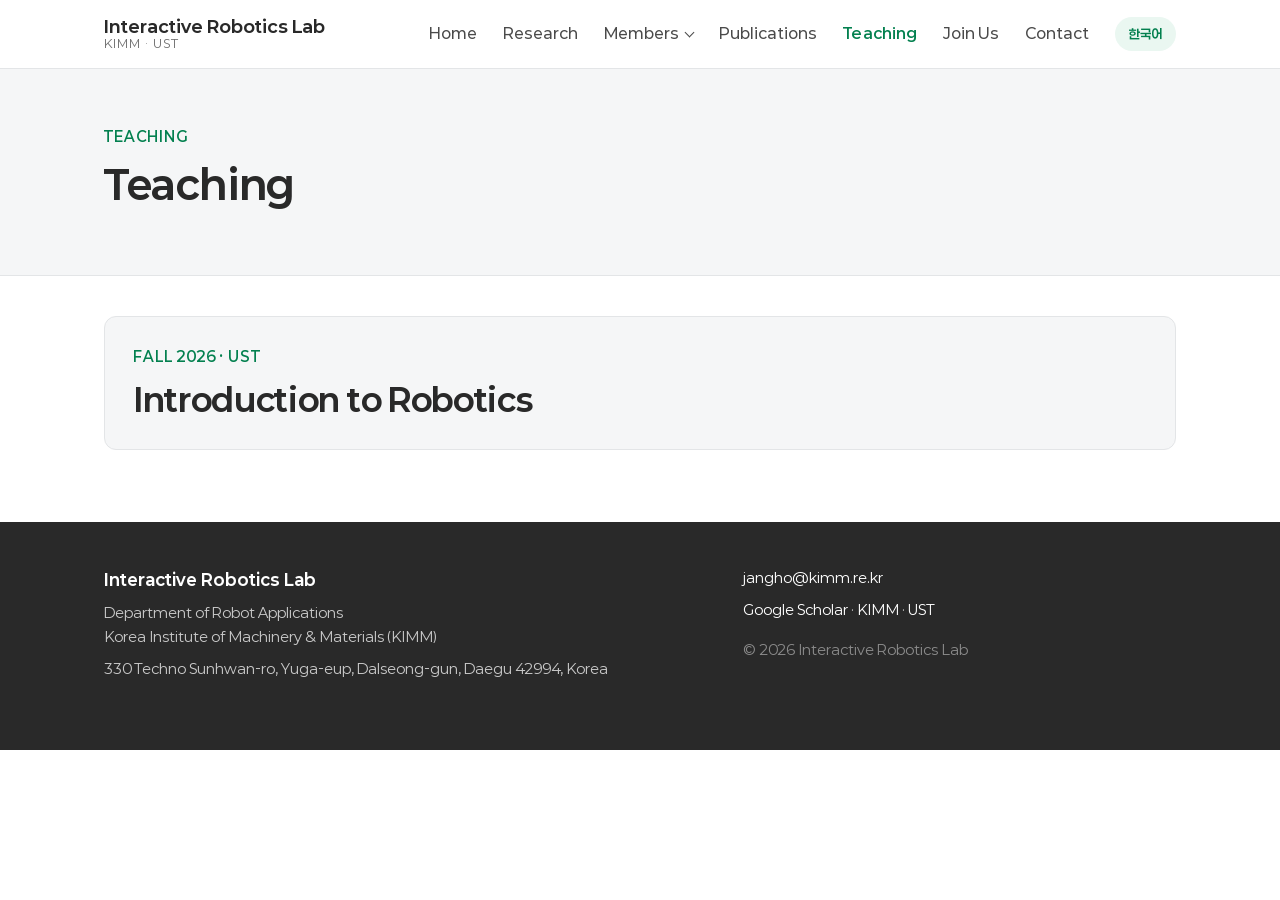
<file: teaching.html>
<!doctype html>
<html lang="en" data-lang="en">
<head>
<meta charset="utf-8">
<meta name="viewport" content="width=device-width, initial-scale=1">
<title>Teaching | Interactive Robotics Lab</title>
<meta name="description" content="Interactive Robotics Lab at KIMM and UST: robots that physically interact with people, for medical, rehabilitation, and diagnostic applications.">
<link rel="preload" href="assets/fonts/Paperlogy-4Regular.woff2" as="font" type="font/woff2" crossorigin>
<link rel="stylesheet" href="assets/css/style.css">
<script>
(function () {
  var d = document.documentElement, lang = null;
  try { lang = localStorage.getItem("irl-lang"); } catch (e) {}
  if (lang !== "en" && lang !== "ko") lang = /^ko/i.test(navigator.language || "") ? "ko" : "en";
  d.setAttribute("data-lang", lang); d.lang = lang;
})();
</script>
</head>
<body>
<a class="skip" href="#main">Skip to content</a>
<header class="site-header">
  <div class="wrap bar">
    <a class="brand" href="index.html">
      <span><b>Interactive Robotics Lab</b><small>KIMM · UST</small></span>
    </a>
    <button class="nav-toggle" aria-expanded="false" aria-controls="nav"><span></span><span class="sr">Menu</span></button>
    <nav id="nav" class="nav" aria-label="Main">
      <ul><li><a href="index.html"><span class="en">Home</span><span class="ko">홈</span></a></li><li><a href="research.html"><span class="en">Research</span><span class="ko">연구</span></a></li><li class="has-sub"><a href="members-pi.html" aria-haspopup="true"><span class="en">Members</span><span class="ko">구성원</span></a><ul class="sub"><li><a href="members-pi.html"><span class="en">Jang Ho Cho</span><span class="ko">조장호</span></a></li><li><a href="members-collaborators.html"><span class="en">Collaborators</span><span class="ko">공동연구진</span></a></li><li><a href="members-students.html"><span class="en">Researchers & Students</span><span class="ko">연구원·학생</span></a></li></ul></li><li><a href="publications.html"><span class="en">Publications</span><span class="ko">논문·특허</span></a></li><li><a href="teaching.html" class="active"><span class="en">Teaching</span><span class="ko">강의</span></a></li><li><a href="join.html"><span class="en">Join Us</span><span class="ko">지원 안내</span></a></li><li><a href="contact.html"><span class="en">Contact</span><span class="ko">연락처</span></a></li></ul>
      <button class="lang-toggle" type="button" aria-label="Switch language"><span class="en">한국어</span><span class="ko">English</span></button>
    </nav>
  </div>
</header>
<main id="main">

<section class="page-head"><div class="wrap">
  <p class="eyebrow"><span class="en">Teaching</span><span class="ko">강의</span></p>
  <h1><span class="en">Teaching</span><span class="ko">강의</span></h1>
</div></section>

<section class="wrap section-tight">
  <div class="course">
    <p class="eyebrow">Fall 2026 · UST</p>
    <h2 style="margin:0"><span class="en">Introduction to Robotics</span><span class="ko">로봇공학 개론 및 특론</span></h2>
  </div>
</section>

</main>
<footer class="site-footer">
  <div class="wrap foot">
    <div>
      <p class="foot-name">Interactive Robotics Lab</p>
      <p><span class="en">Department of Robot Applications<br>Korea Institute of Machinery &amp; Materials (KIMM)</span><span class="ko">한국기계연구원 로봇응용연구실</span></p>
      <p><span class="en">330 Techno Sunhwan-ro, Yuga-eup, Dalseong-gun, Daegu 42994, Korea</span><span class="ko">(42994) 대구광역시 달성군 유가읍 테크노순환로 330</span></p>
    </div>
    <div>
      <p><a href="mailto:jangho@kimm.re.kr">jangho@kimm.re.kr</a></p>
      <p><a href="https://scholar.google.com/citations?sortby=pubdate&hl=en&user=ayS6TMIAAAAJ&view_op=list_works">Google Scholar</a> · <a href="https://www.kimm.re.kr">KIMM</a> · <a href="https://www.ust.ac.kr">UST</a></p>
      <p class="copy">© 2026 Interactive Robotics Lab</p>
    </div>
  </div>
</footer>
<script src="assets/js/site.js"></script>
</body>
</html>
</file>
<file: assets/css/style.css>
@font-face { font-family: "Paperlogy"; font-weight: 400; font-display: swap; src: url("../fonts/Paperlogy-4Regular.woff2") format("woff2"); }
@font-face { font-family: "Paperlogy"; font-weight: 500; font-display: swap; src: url("../fonts/Paperlogy-5Medium.woff2") format("woff2"); }
@font-face { font-family: "Paperlogy"; font-weight: 600; font-display: swap; src: url("../fonts/Paperlogy-6SemiBold.woff2") format("woff2"); }
@font-face { font-family: "Paperlogy"; font-weight: 700; font-display: swap; src: url("../fonts/Paperlogy-7Bold.woff2") format("woff2"); }

:root {
  --green: #06AE70;
  --green-dk: #03804F;
  --green-bg: #EAF7F1;
  --orange: #FD8207;
  --ink: #292929;
  --ink-2: #4A4A4A;
  --muted: #6F6F6F;
  --line: #E3E5E7;
  --bg: #FFFFFF;
  --bg-soft: #F5F6F7;
  --maxw: 1120px;
  --r: 12px;
}

/* 한/영 전환: 두 언어를 모두 쓰고 보이는 쪽만 고른다 */
html[data-lang="en"] .ko, html[data-lang="ko"] .en { display: none !important; }
.hide-todo .todo, .hide-todo .slot-note { display: none !important; }

* { box-sizing: border-box; }
html { -webkit-text-size-adjust: 100%; scroll-padding-top: 84px; }
body {
  margin: 0; background: var(--bg); color: var(--ink);
  font: 400 16px/1.72 "Paperlogy", "Apple SD Gothic Neo", "Malgun Gothic", system-ui, sans-serif;
  word-break: keep-all; overflow-wrap: break-word;
}
img { max-width: 100%; height: auto; display: block; }
a { color: var(--green-dk); text-decoration: none; }
a:hover { text-decoration: underline; }
h1, h2, h3 { line-height: 1.3; margin: 0 0 .5em; letter-spacing: -0.01em; }
h1 { font-size: clamp(30px, 4.4vw, 46px); font-weight: 700; }
h2 { font-size: clamp(24px, 3vw, 32px); font-weight: 700; }
h3 { font-size: 19px; font-weight: 600; }
p { margin: 0 0 1em; }
ul { padding-left: 1.2em; }
.wrap { max-width: var(--maxw); margin: 0 auto; padding: 0 24px; }
.muted { color: var(--muted); }
.lead { font-size: 18px; color: var(--ink-2); }
.eyebrow { color: var(--green-dk); font-weight: 600; font-size: 14px; letter-spacing: .06em; text-transform: uppercase; margin-bottom: 10px; }
.skip { position: absolute; left: -999px; }
.skip:focus { left: 12px; top: 12px; z-index: 100; background: #fff; padding: 8px 12px; }
.sr { position: absolute; width: 1px; height: 1px; overflow: hidden; clip: rect(0 0 0 0); }

/* 머리말 */
.site-header { position: sticky; top: 0; z-index: 50; background: rgba(255,255,255,.96); backdrop-filter: blur(6px); border-bottom: 1px solid var(--line); }
.bar { display: flex; align-items: center; justify-content: space-between; height: 68px; }
.brand { display: flex; align-items: center; gap: 10px; color: var(--ink); }
.brand:hover { text-decoration: none; }
.brand span { display: flex; flex-direction: column; line-height: 1.15; }
.brand b { font-weight: 700; font-size: 17px; }
.brand small { color: var(--muted); font-size: 12px; letter-spacing: .08em; }
.nav { display: flex; align-items: center; gap: 8px; }
.nav > ul { list-style: none; margin: 0; padding: 0; display: flex; gap: 2px; }
.nav li { position: relative; }
.nav a { display: block; padding: 8px 12px; color: var(--ink-2); font-weight: 500; font-size: 15px; border-radius: 8px; }
.nav a:hover { background: var(--bg-soft); text-decoration: none; color: var(--ink); }
.nav a.active { color: var(--green-dk); font-weight: 600; }
.has-sub > a::after { content: ""; display: inline-block; width: 6px; height: 6px; margin-left: 7px; border-right: 1.5px solid currentColor; border-bottom: 1.5px solid currentColor; transform: translateY(-3px) rotate(45deg); }
.sub { list-style: none; margin: 0; padding: 6px; position: absolute; top: 100%; left: 0; min-width: 190px; background: #fff; border: 1px solid var(--line); border-radius: 10px; box-shadow: 0 10px 30px rgba(0,0,0,.08); display: none; }
.has-sub:hover .sub, .has-sub:focus-within .sub { display: block; }
.lang-toggle { font: inherit; font-size: 13px; font-weight: 600; color: var(--green-dk); background: var(--green-bg); border: 0; border-radius: 999px; padding: 6px 14px; cursor: pointer; margin-left: 6px; }
.nav-toggle { display: none; }

/* 공통 블록 */
/* .wrap 과 함께 쓰므로 좌우 여백은 건드리지 않는다 */
.section { padding-top: 72px; padding-bottom: 72px; }
.section-tight { padding-top: 40px; padding-bottom: 72px; }
.section-soft { background: var(--bg-soft); }
.section-head { display: flex; align-items: end; justify-content: space-between; gap: 16px; margin-bottom: 28px; }
.section-head h2 { margin: 0; }
.page-head { background: var(--bg-soft); border-bottom: 1px solid var(--line); padding: 56px 0 44px; }
.page-head h1 { font-size: clamp(28px, 3.6vw, 40px); }
.page-head .lead { max-width: 760px; margin: 0; }
.btn { display: inline-block; background: var(--green); color: #fff; font-weight: 600; padding: 12px 22px; border-radius: 10px; }
.btn:hover { background: var(--green-dk); text-decoration: none; }
.btn-ghost { background: transparent; color: var(--green-dk); box-shadow: inset 0 0 0 1.5px var(--green); }
.btn-ghost:hover { background: var(--green-bg); }
.actions { display: flex; flex-wrap: wrap; gap: 12px; margin-top: 28px; }
.chips { display: flex; flex-wrap: wrap; gap: 6px; list-style: none; padding: 0; margin: 12px 0 0; }
.chips li { font-size: 13px; color: var(--ink-2); background: var(--bg-soft); border: 1px solid var(--line); border-radius: 999px; padding: 2px 10px; }
.more { font-weight: 600; white-space: nowrap; }

/* 검토 메모 */
.todo { display: inline-block; font-size: 13px; line-height: 1.5; color: #6A5300; background: #FFF5D1; border: 1px dashed #D9AE00; border-radius: 6px; padding: 2px 8px; margin: 4px 0; font-weight: 500; }
.todo-toggle { position: fixed; right: 16px; bottom: 16px; z-index: 60; font: inherit; font-size: 13px; font-weight: 600; background: #FFF5D1; color: #6A5300; border: 1px solid #D9AE00; border-radius: 999px; padding: 8px 14px; cursor: pointer; box-shadow: 0 4px 14px rgba(0,0,0,.12); }
.hide-todo .todo-toggle { background: #fff; color: var(--muted); border-color: var(--line); }
.slot { display: grid; place-items: center; text-align: center; background: repeating-linear-gradient(45deg, var(--bg-soft), var(--bg-soft) 10px, #EEF0F2 10px, #EEF0F2 20px); color: var(--muted); border-radius: var(--r); font-size: 14px; padding: 16px; }

/* 홈 */
/* 첫 화면은 글만 둔다. 사진은 바로 아래 연구 카드가 맡는다 */
.hero { padding-top: 88px; padding-bottom: 88px; }
.hero > div { max-width: 820px; }
.hero h1 { font-size: clamp(34px, 5.2vw, 56px); margin-bottom: 24px; }
.hero .lead { font-size: clamp(18px, 1.6vw, 20px); }
.hero-keys { margin: 4px 0 20px; }
.hero-keys li { font-size: 14px; font-weight: 600; color: var(--green); padding: 3px 12px; }
.cards { display: grid; grid-template-columns: repeat(auto-fill, minmax(300px, 1fr)); gap: 20px; }
.card { display: flex; flex-direction: column; background: #fff; border: 1px solid var(--line); border-radius: var(--r); overflow: hidden; color: var(--ink); transition: box-shadow .15s, transform .15s; }
a.card:hover { text-decoration: none; box-shadow: 0 10px 28px rgba(0,0,0,.08); transform: translateY(-2px); }
.card img, .card .slot { width: 100%; aspect-ratio: 16 / 10; object-fit: cover; border-radius: 0; }
/* 비율이 맞지 않아 잘리면 안 되는 사진: 전체를 보이고 남는 자리는 바탕색 */
img.whole { object-fit: contain !important; background: var(--bg-soft); }
.card-body { padding: 18px 20px 20px; }
.card-body h3 { margin-bottom: 6px; font-size: 18px; }
.card-body p { margin: 0; color: var(--muted); font-size: 15px; }
.num-tag { color: var(--green); font-weight: 700; font-size: 13px; letter-spacing: .08em; }
.news-grid { display: grid; grid-template-columns: 1.6fr 1fr; gap: 40px; align-items: start; }
.news { list-style: none; margin: 0; padding: 0; }
.news li { display: grid; grid-template-columns: 80px 1fr; gap: 12px; padding: 14px 0; border-top: 1px solid var(--line); }
.news li:last-child { border-bottom: 1px solid var(--line); }
.news time { color: var(--green-dk); font-weight: 700; }
.callout { background: var(--green-bg); border-radius: var(--r); padding: 28px; }
.callout h3 { font-size: 22px; }
.callout .btn { margin-top: 8px; }
.affil { text-align: center; color: var(--muted); font-size: 14px; letter-spacing: .03em; padding: 28px 0; border-top: 1px solid var(--line); }

/* 연구 */
.topic { display: grid; grid-template-columns: 1fr 1fr; gap: 44px; align-items: center; padding: 48px 0; border-top: 1px solid var(--line); }
.topic:first-of-type { border-top: 0; }
.topic.flip .topic-media { order: 2; }
.topic-fig { display: block; width: 100%; height: auto; }
.topic-media img, .topic-media video, .topic-media .slot { width: 100%; aspect-ratio: 16 / 10; object-fit: cover; border-radius: var(--r); }
/* 사진·영상 오른쪽 위 KIMM 로고 배지 (그림 SVG 에는 붙이지 않는다) */
.topic-media { position: relative; }
.topic-media:has(> img, > video)::after {
  content: ""; position: absolute; top: 12px; right: 12px; width: 148px; height: 38px;
  box-sizing: border-box; padding: 6px 10px; border-radius: 6px;
  background: #fff url(../img/kimm-logo.png) center / contain no-repeat content-box padding-box;
  box-shadow: 0 1px 4px rgba(0, 0, 0, .18); pointer-events: none;
}
.topic-num { font-size: 40px; font-weight: 700; color: var(--green); line-height: 1; margin-bottom: 12px; }
.topic h2 { font-size: clamp(22px, 2.4vw, 27px); margin-bottom: 4px; }
.topic .sub-title { color: var(--muted); font-weight: 500; margin-bottom: 14px; }
.projects { list-style: none; padding: 0; margin: 0; }
.projects li { padding: 16px 0; border-top: 1px solid var(--line); }
.projects .role { display: inline-block; font-size: 12px; font-weight: 600; color: var(--green-dk); background: var(--green-bg); border-radius: 6px; padding: 1px 8px; margin-right: 8px; }
.projects .meta { color: var(--muted); font-size: 14px; }

/* 사람 */
.person { display: grid; grid-template-columns: 280px 1fr; gap: 56px; align-items: start; }
.person-aside { position: sticky; top: 96px; }
.photo { width: 100%; aspect-ratio: 3 / 4; border-radius: var(--r); }
img.photo { object-fit: cover; object-position: 50% 20%; background: var(--bg-soft); border: 1px solid var(--line); box-sizing: border-box; }
.block h4 { font-size: 15px; font-weight: 600; color: var(--green-dk); letter-spacing: .02em; margin: 18px 0 6px; }
.block h3 + h4 { margin-top: 0; }
.person-aside h2 { font-size: 24px; margin: 18px 0 2px; }
.person-aside .ko-name { color: var(--muted); margin-bottom: 12px; }
.roles { list-style: none; padding: 0; margin: 0 0 16px; font-size: 14px; color: var(--ink-2); }
.roles li { padding: 3px 0; }
.links { list-style: none; padding: 16px 0 0; margin: 0; border-top: 1px solid var(--line); font-size: 14px; }
.links li { padding: 3px 0; }
.block { margin-bottom: 44px; }
.block h3 { font-size: 20px; padding-bottom: 8px; border-bottom: 2px solid var(--ink); margin-bottom: 14px; }
.tl { display: grid; grid-template-columns: 180px 1fr; gap: 8px 20px; margin: 0; }
.tl dt { color: var(--green-dk); font-weight: 600; }
.tl dd { margin: 0; }
.tl dd small { display: block; color: var(--muted); font-size: 14px; }
.plain { padding-left: 1.1em; }
.plain li { margin-bottom: 6px; }

.legend { display: grid; grid-template-columns: repeat(auto-fit, minmax(260px, 1fr)); gap: 16px; margin: 28px 0 12px; }
.legend div { border: 1px solid var(--line); border-radius: var(--r); padding: 16px 18px; font-size: 15px; }
.badge { display: inline-block; font-size: 12px; font-weight: 700; letter-spacing: .03em; border-radius: 999px; padding: 2px 10px; vertical-align: 2px; }
.badge-adv { background: var(--green); color: #fff; }
.badge-col { color: var(--green-dk); box-shadow: inset 0 0 0 1.5px var(--green); }
.fine { font-size: 14px; color: var(--muted); }
.people { display: grid; grid-template-columns: repeat(auto-fill, minmax(320px, 1fr)); gap: 20px; }
.pcard { display: grid; grid-template-columns: 72px 1fr; gap: 16px; align-items: center; min-height: 124px; box-sizing: border-box; border: 1px solid var(--line); border-radius: var(--r); padding: 20px; background: #fff; }
a.pcard { color: inherit; transition: box-shadow .15s, border-color .15s; }
a.pcard:hover { text-decoration: none; border-color: var(--green); box-shadow: 0 8px 24px rgba(0,0,0,.07); }
.avatar { width: 72px; height: 72px; border-radius: 50%; background: var(--bg-soft); display: grid; place-items: center; color: var(--muted); font-weight: 700; font-size: 22px; overflow: hidden; }
/* 사진이 있으면 이니셜 대신 사진 (tools/avatar.py 로 얼굴 크기를 맞춘 정사각형). 흰 배경 사진도 테두리가 보이게 */
.avatar img { width: 100%; height: 100%; object-fit: cover; border-radius: 50%; border: 1px solid var(--line); box-sizing: border-box; }
.pcard h3 { font-size: 18px; margin: 0 0 2px; }
.pcard .field { color: var(--green-dk); font-weight: 500; font-size: 14px; margin-bottom: 6px; }
.pcard p.alt { font-size: 14px; color: var(--muted); margin: 0 0 4px; }
.pcard > div > :last-child { margin-bottom: 0; }
.pcard p { font-size: 15px; margin: 0 0 6px; color: var(--ink-2); }
.pcard .contact { font-size: 14px; }
.group-h { margin: 48px 0 18px; font-size: 22px; }
.group-h:first-child { margin-top: 0; }

/* 논문 */
.stats { display: grid; grid-template-columns: repeat(4, 1fr); gap: 16px; margin-bottom: 28px; }
.stat { background: var(--bg-soft); border-radius: var(--r); padding: 18px 20px; }
.stat b { display: block; font-size: 34px; color: var(--green); line-height: 1.1; }
.stat span { font-size: 14px; color: var(--ink-2); }
.pills { display: flex; flex-wrap: wrap; gap: 8px; margin-bottom: 8px; }
.pills a { font-size: 14px; border: 1px solid var(--line); border-radius: 999px; padding: 4px 12px; color: var(--ink-2); }
.pills a:hover { border-color: var(--green); color: var(--green-dk); text-decoration: none; }
.note { font-size: 14px; color: var(--muted); }
.pub-h { font-size: 22px; margin: 44px 0 10px; padding-bottom: 8px; border-bottom: 2px solid var(--ink); }
.pub-h small { font-size: 15px; color: var(--muted); font-weight: 500; margin-left: 6px; }
.pubs { list-style: none; padding: 0; margin: 0; }
.pubs li { display: grid; grid-template-columns: 60px 1fr; gap: 8px; padding: 10px 0; border-bottom: 1px solid var(--line); font-size: 15px; line-height: 1.6; }
.pubs .num { color: var(--muted); font-size: 14px; }
.pubs strong { font-weight: 700; }
.pubs sup { font-size: .7em; }
.metrics { display: flex; flex-wrap: wrap; gap: 6px; margin-top: 6px; }
.metric { font-size: 12.5px; font-weight: 600; color: var(--ink-2); background: var(--bg-soft); border: 1px solid var(--line); border-radius: 6px; padding: 1px 8px; }
.metric small { font-weight: 500; color: var(--muted); }
/* 등급 색: 우수학술대회·JCR 20% 이내 = 연한 주황, 최우수학술대회·JCR 5% 이내 = 진한 주황 */
.metric-kiise { color: #9A4A00; background: #FFF1E3; border-color: transparent; }
.metric-top { color: #fff; background: #E36F00; border-color: transparent; }
.metric-transfer { color: #fff; background: var(--green-dk); border-color: transparent; }
a.metric-doi { color: var(--green-dk); background: #fff; border-color: var(--green); }
a.metric-doi:hover { background: var(--green-bg); text-decoration: none; }

/* 강의 */
.course { border: 1px solid var(--line); border-radius: var(--r); padding: 28px; background: var(--bg-soft); }

/* 지원 안내 */
.why { display: grid; grid-template-columns: repeat(3, 1fr); gap: 20px; }
.why div { border-top: 3px solid var(--green); padding-top: 16px; }
.why h3 { font-size: 18px; }
.why p { font-size: 15px; color: var(--ink-2); margin: 0; }
.two { display: grid; grid-template-columns: 1fr 1fr; gap: 40px; }
.mailbox { background: var(--ink); color: #fff; border-radius: var(--r); padding: 28px; }
.mailbox a { color: #6FE0B3; font-weight: 600; font-size: 20px; }
.mailbox ul { margin: 12px 0; }
.mailbox code { background: rgba(255,255,255,.1); padding: 2px 8px; border-radius: 6px; font-family: inherit; }
details { border-bottom: 1px solid var(--line); padding: 16px 0; }
details:first-of-type { border-top: 1px solid var(--line); }
summary { font-weight: 600; cursor: pointer; list-style: none; display: flex; justify-content: space-between; gap: 12px; }
summary::-webkit-details-marker { display: none; }
summary::after { content: "+"; color: var(--green); font-size: 22px; line-height: 1; }
details[open] summary::after { content: "–"; }
details p { margin: 10px 0 0; color: var(--ink-2); }

/* 연락처 */
.contact-grid { display: grid; grid-template-columns: 1fr 1.2fr; gap: 40px; align-items: start; }
.contact-grid dl { margin: 0; }
.contact-grid dt { font-size: 13px; color: var(--muted); font-weight: 600; letter-spacing: .05em; text-transform: uppercase; margin-top: 18px; }
.contact-grid dd { margin: 4px 0 0; }
.map { aspect-ratio: 4 / 3; }
iframe.map { display: block; width: 100%; height: auto; border: 0; border-radius: var(--r); background: var(--bg-soft); }
.map-links { margin: 10px 0 0; font-size: 14px; color: var(--muted); }

/* 꼬리말 */
.site-footer { background: var(--ink); color: #C9C9C9; font-size: 14px; margin-top: 0; }
.foot { display: grid; grid-template-columns: 1.4fr 1fr; gap: 32px; padding-top: 44px; padding-bottom: 60px; }
.site-footer p { margin: 0 0 8px; }
.site-footer a { color: #fff; }
.foot-name { color: #fff; font-weight: 700; font-size: 16px; }
.copy { color: #8A8A8A; margin-top: 16px !important; }

/* 좁은 화면 */
@media (max-width: 900px) {
  .nav-toggle { display: block; width: 44px; height: 44px; border: 0; background: none; cursor: pointer; position: relative; }
  .nav-toggle span:first-child, .nav-toggle span:first-child::before, .nav-toggle span:first-child::after { position: absolute; left: 11px; width: 22px; height: 2px; background: var(--ink); content: ""; }
  .nav-toggle span:first-child { top: 21px; }
  .nav-toggle span:first-child::before { top: -7px; left: 0; }
  .nav-toggle span:first-child::after { top: 7px; left: 0; }
  .nav { display: none; position: absolute; top: 68px; left: 0; right: 0; background: #fff; border-bottom: 1px solid var(--line); flex-direction: column; align-items: stretch; padding: 8px 16px 16px; }
  .nav.open { display: flex; }
  .nav > ul { flex-direction: column; }
  .sub { display: block; position: static; box-shadow: none; border: 0; padding: 0 0 0 14px; }
  .has-sub > a::after { display: none; }
  .lang-toggle { align-self: flex-start; margin: 8px 0 0 12px; }
  .news-grid, .topic, .person, .two, .contact-grid, .foot { grid-template-columns: 1fr; }
  .hero { padding-top: 48px; padding-bottom: 56px; }
  .topic { gap: 20px; padding: 36px 0; }
  .topic.flip .topic-media { order: 0; }
  .topic-media:has(> img, > video)::after { top: 8px; right: 8px; width: 112px; height: 30px; padding: 5px 8px; }
  .person { gap: 32px; }
  .person-aside { position: static; max-width: 320px; }
  .stats { grid-template-columns: 1fr 1fr; }
  .why { grid-template-columns: 1fr; }
  .section { padding-top: 52px; padding-bottom: 52px; }
}
@media (max-width: 560px) {
  .wrap { padding: 0 16px; }
  .section-tight { padding-top: 32px; padding-bottom: 56px; }
  .tl { grid-template-columns: 1fr; gap: 0; }
  .tl dd { margin-bottom: 12px; }
  .pubs li { grid-template-columns: 1fr; gap: 0; }
  .pcard { grid-template-columns: 56px 1fr; padding: 16px; }
  .avatar { width: 56px; height: 56px; font-size: 18px; }
  .brand small { display: none; }
  .brand b { font-size: 15px; }
}
</file>
